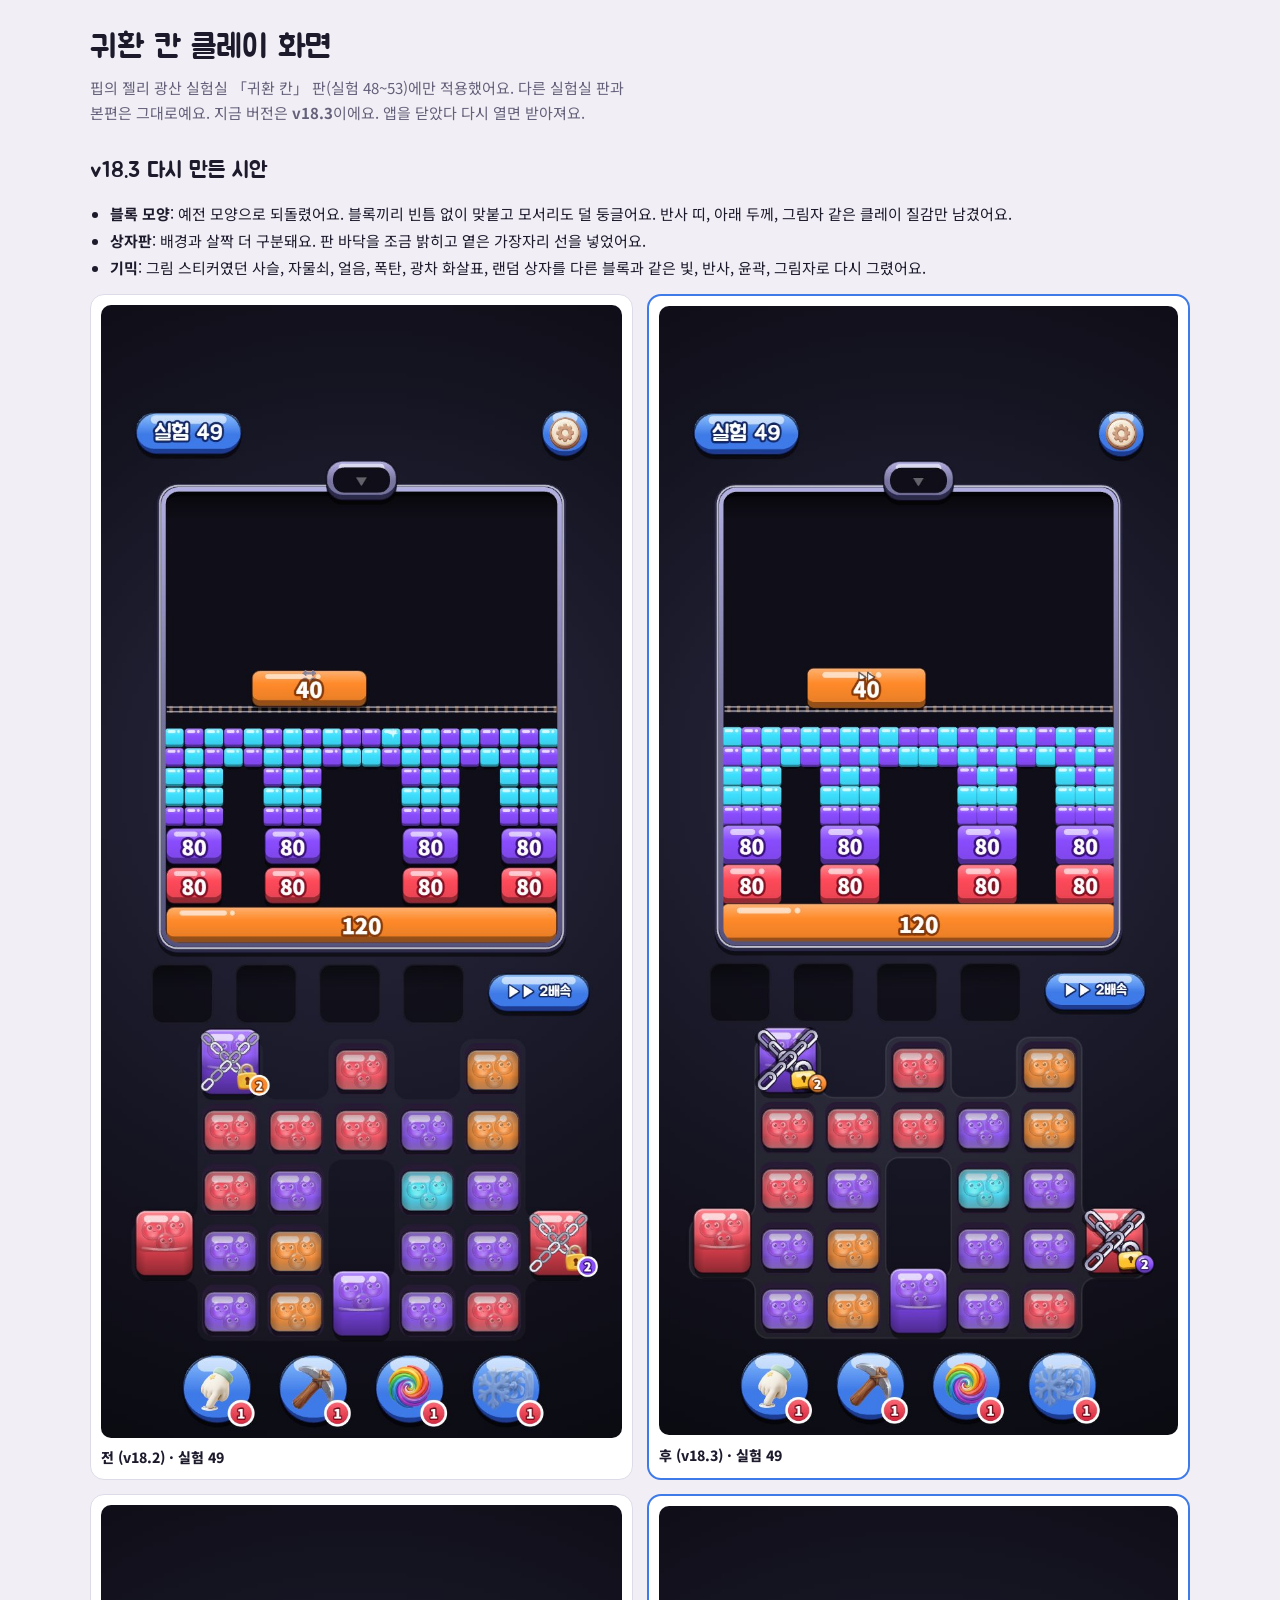
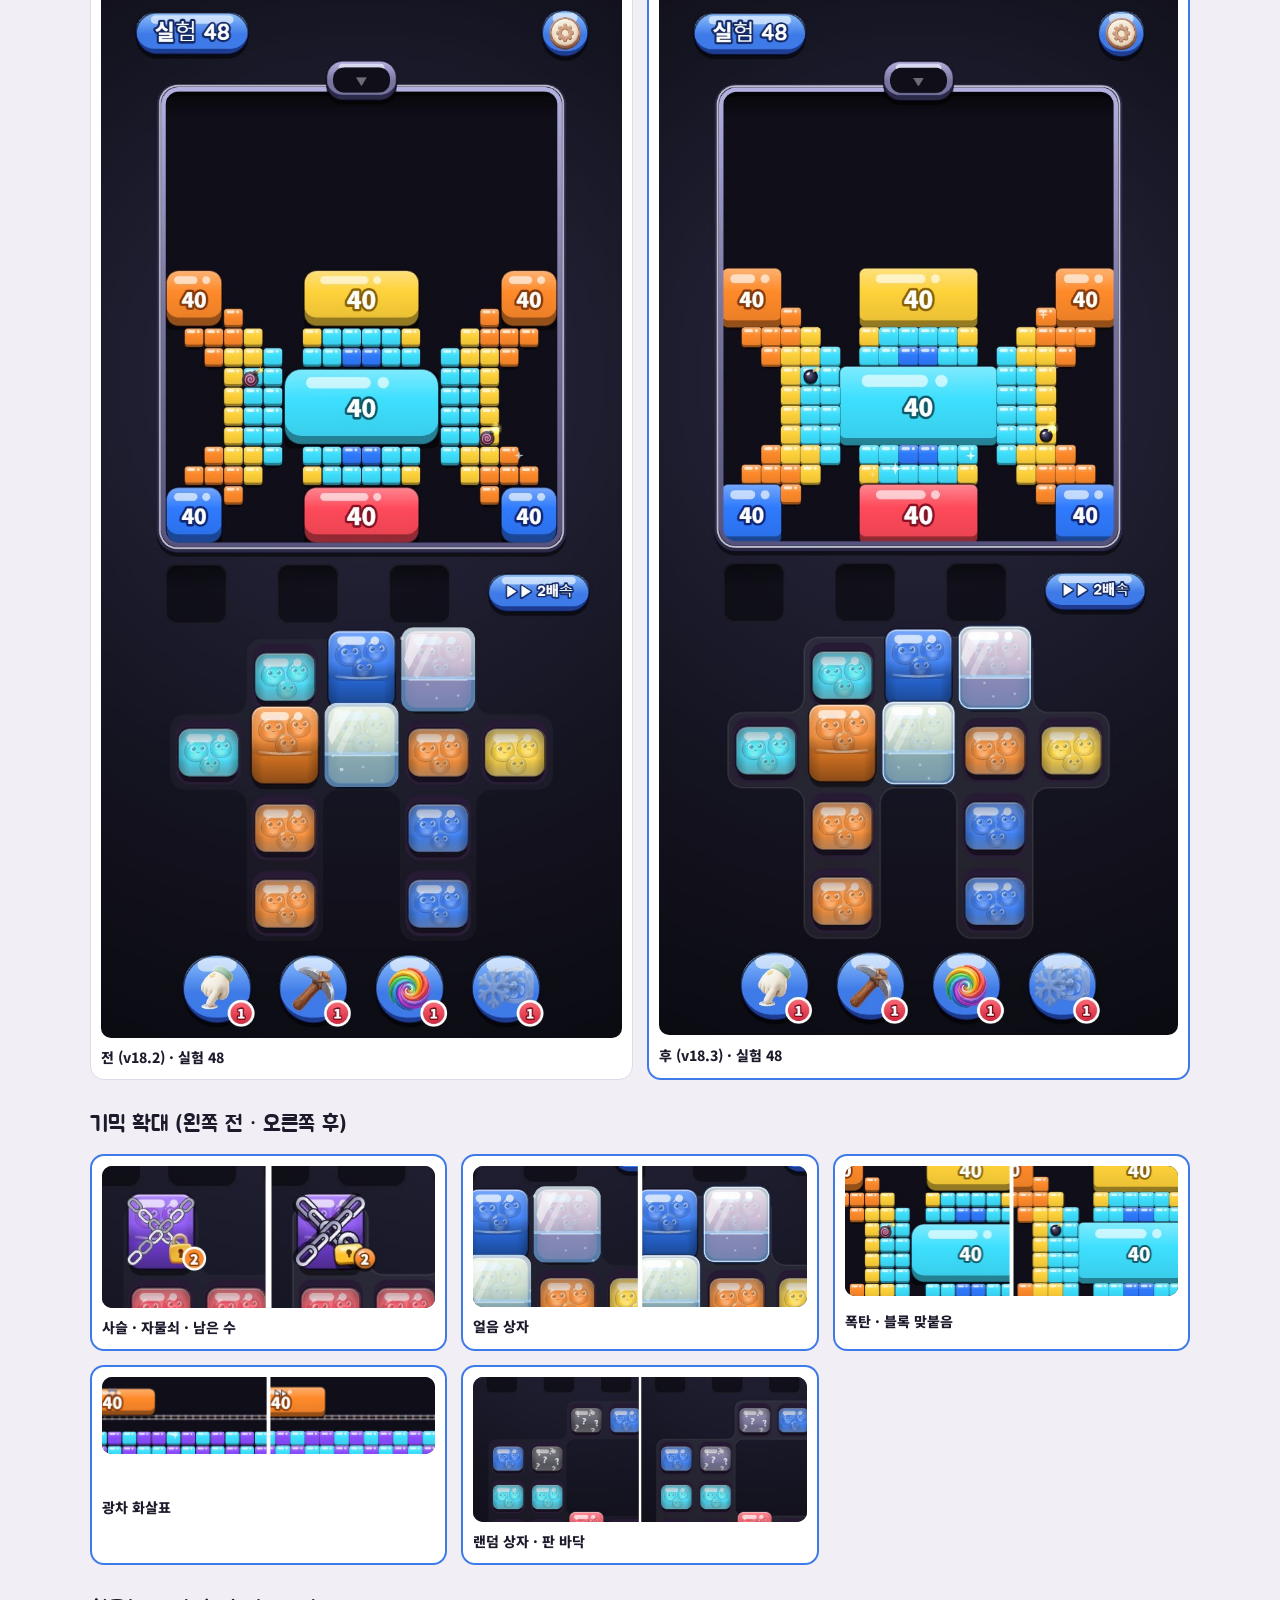
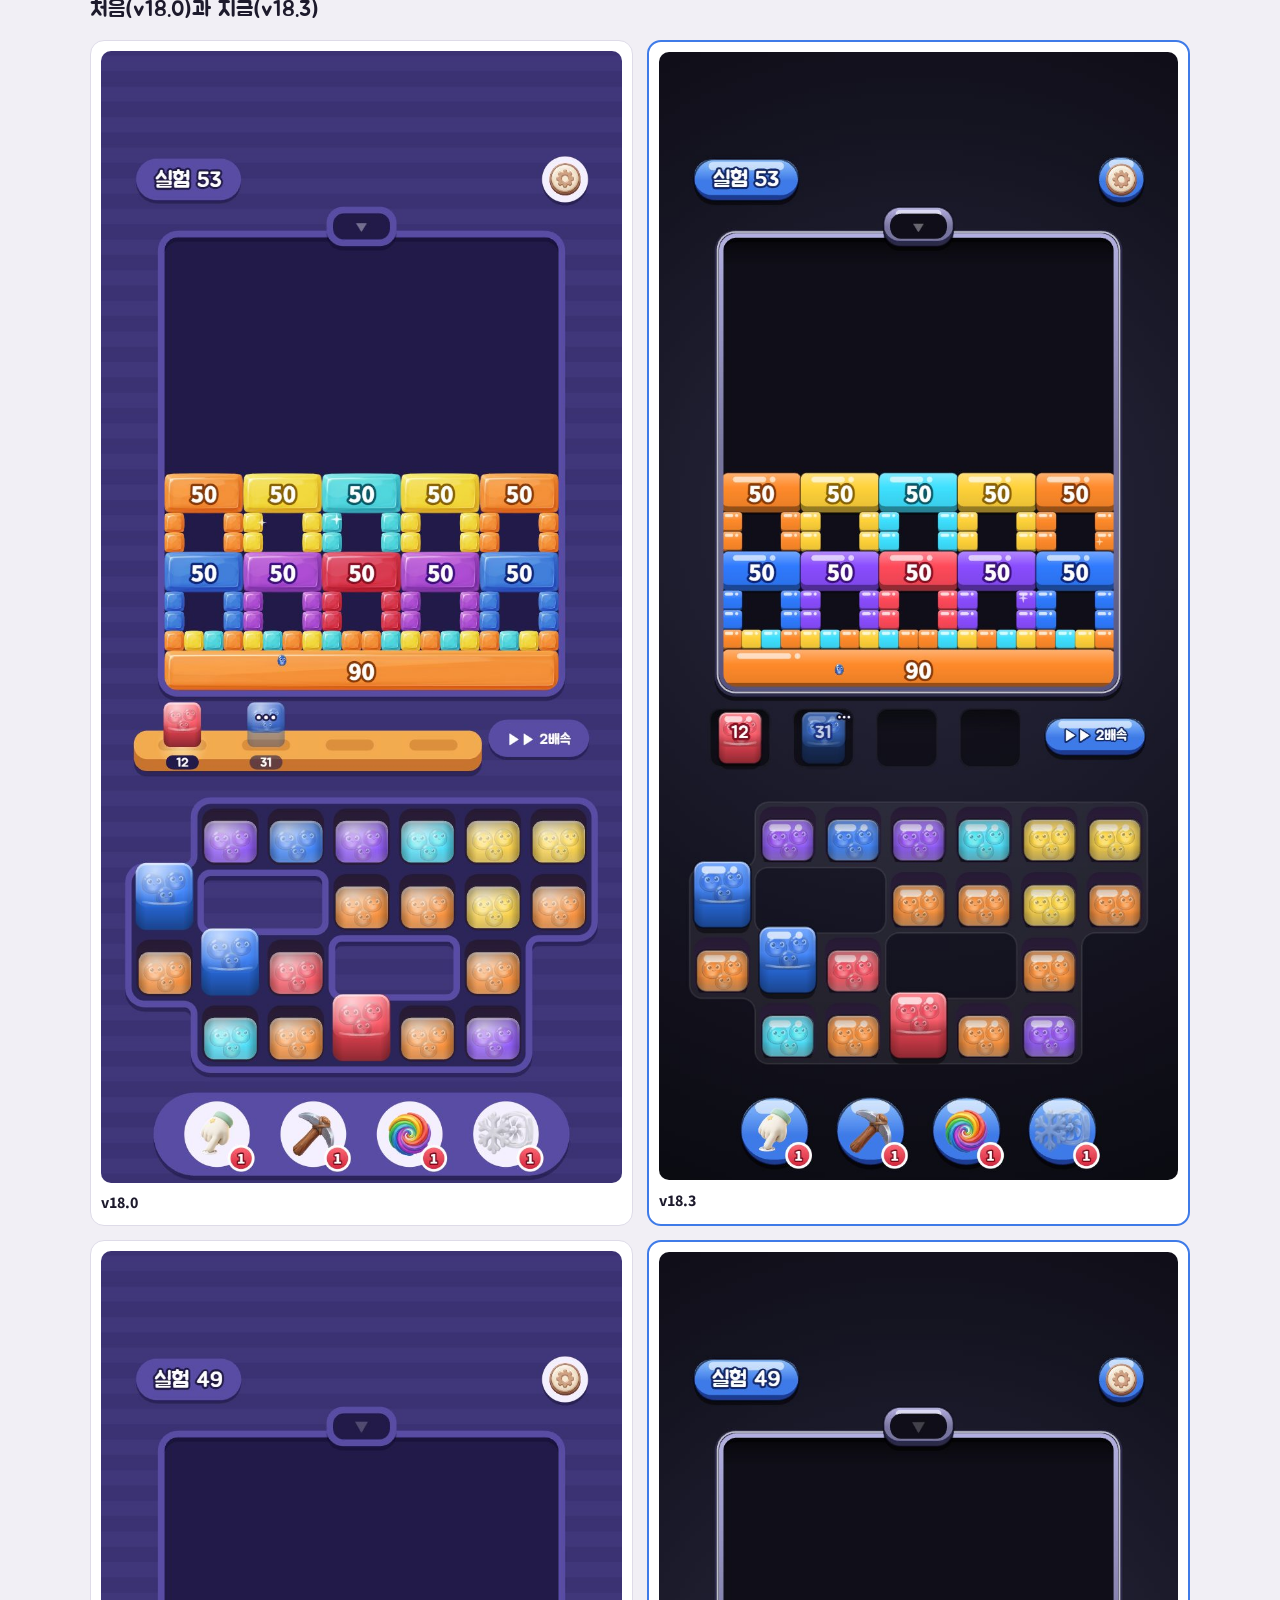
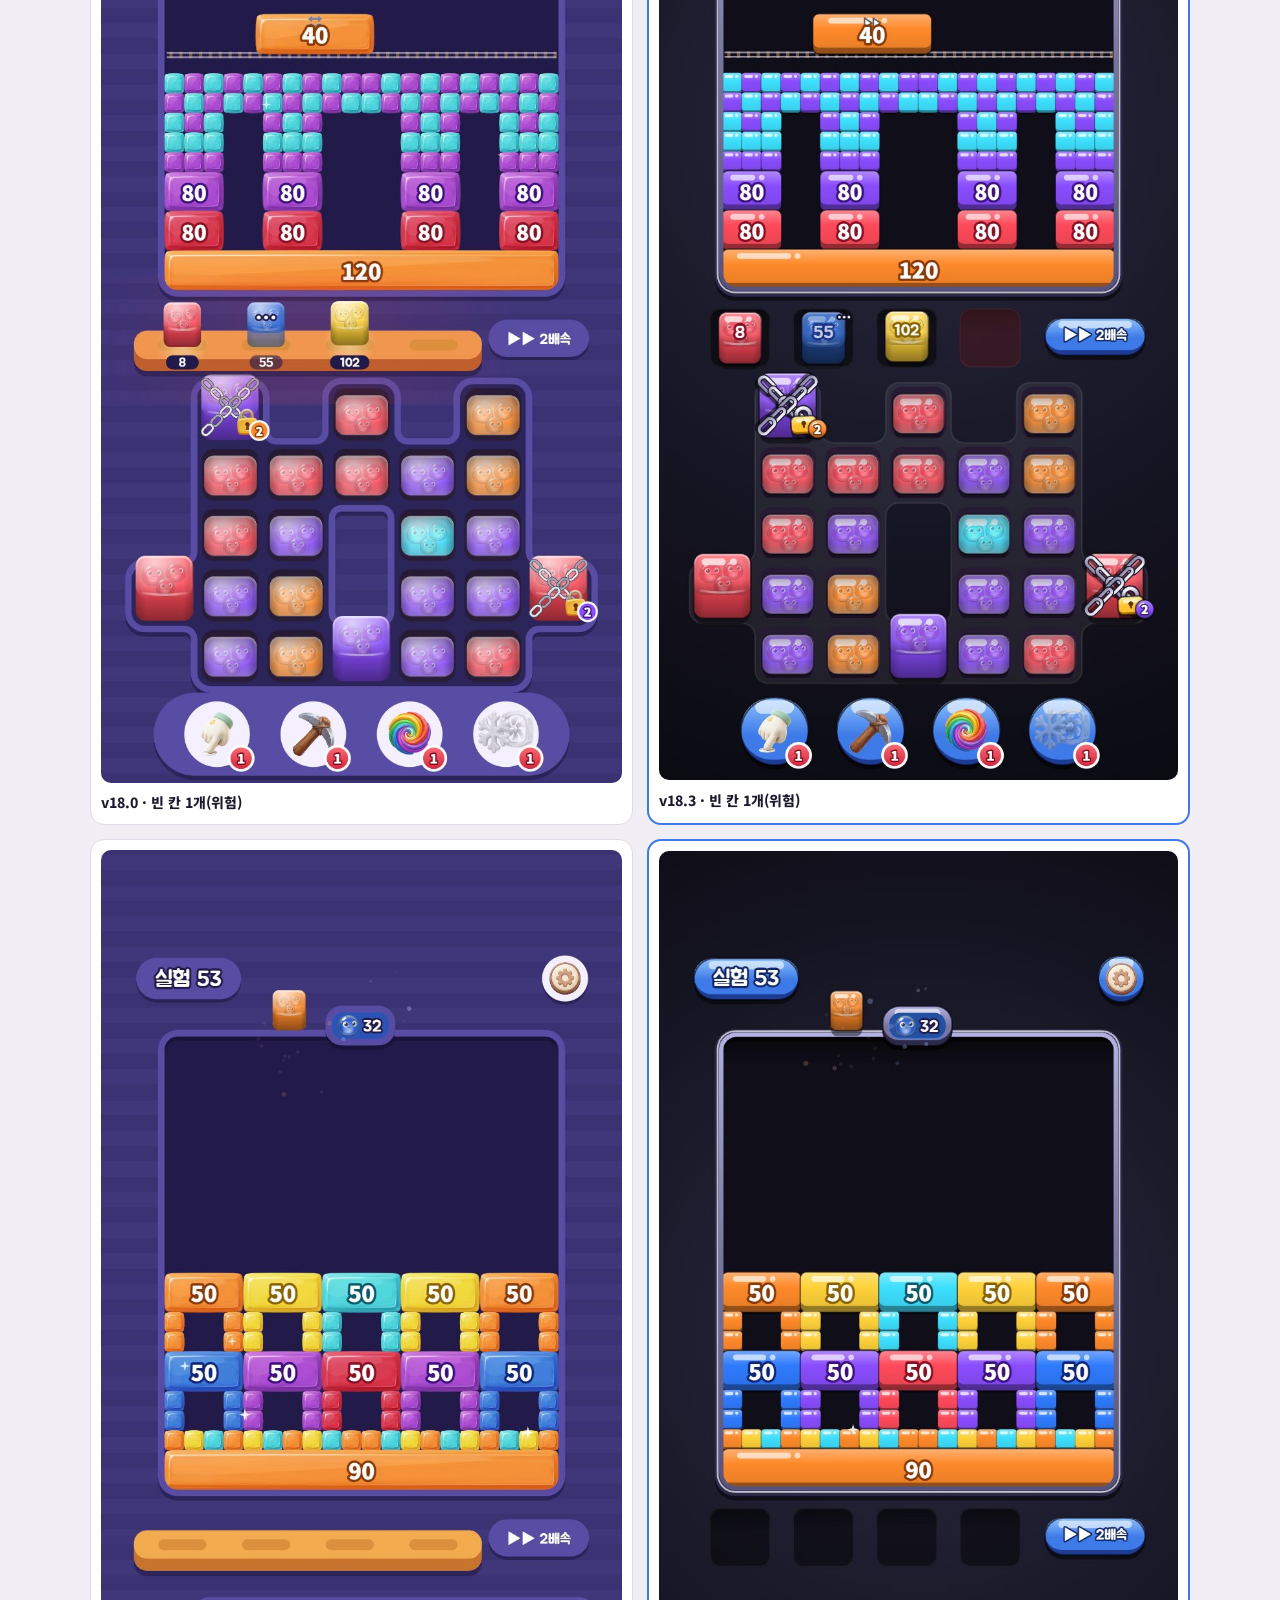
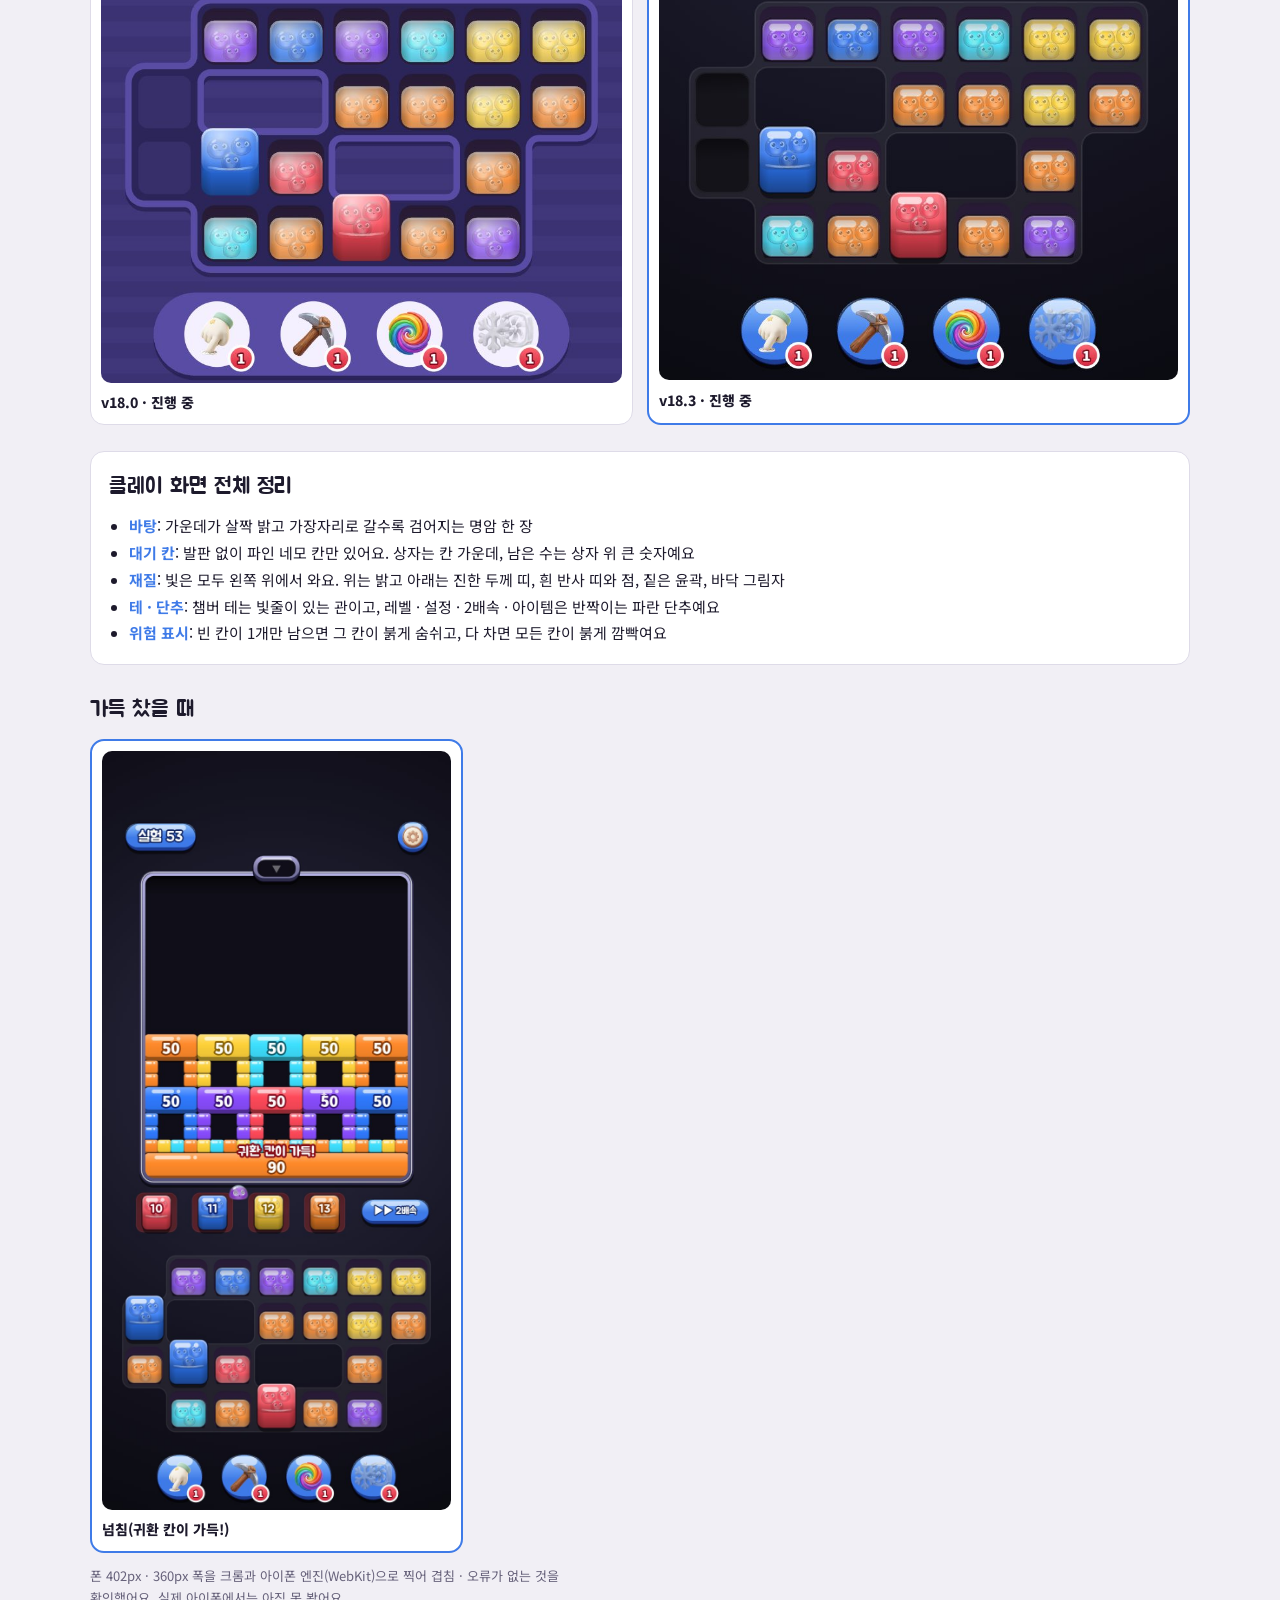
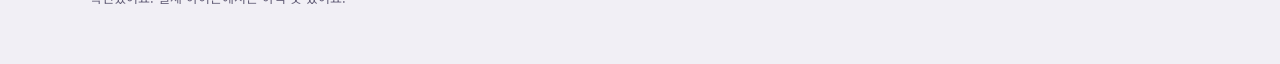
<file: clay/index.html>
<!doctype html>
<html lang="ko">
<head>
<meta charset="utf-8">
<meta name="viewport" content="width=device-width, initial-scale=1, viewport-fit=cover">
<title>귀환 칸 클레이 화면</title>
<link rel="stylesheet" href="https://fonts.googleapis.com/css2?family=Jua&family=Noto+Sans+KR:wght@400;600;800&display=swap">
<style>
:root { --bg: #f1eff5; --panel: #fff; --ink: #1d1a2c; --muted: #66617a; --line: #dedbe8; --pick: #3f7be8;
  --display: 'Jua', 'Noto Sans KR', 'Apple SD Gothic Neo', sans-serif; --body: 'Noto Sans KR', 'Apple SD Gothic Neo', system-ui, sans-serif; }
@media (prefers-color-scheme: dark) { :root:not([data-theme="light"]) { --bg: #0e0d15; --panel: #1b1a27; --ink: #f2f0fa; --muted: #aaa6bf; --line: #2f2d40; --pick: #8cc0ff; color-scheme: dark } }
:root[data-theme="dark"] { --bg: #0e0d15; --panel: #1b1a27; --ink: #f2f0fa; --muted: #aaa6bf; --line: #2f2d40; --pick: #8cc0ff; color-scheme: dark }
body { margin: 0; background: var(--bg); color: var(--ink); font-family: var(--body); font-size: 15px; line-height: 1.65; }
.wrap { max-width: 1100px; margin: 0 auto; padding: 28px max(16px, env(safe-area-inset-right, 0px)) 56px max(16px, env(safe-area-inset-left, 0px)); display: grid; gap: 26px; }
h1, h2 { font-family: var(--display); font-weight: 400; margin: 0; text-wrap: balance; }
h1 { font-size: 32px; line-height: 1.2; } h2 { font-size: 22px; }
p { margin: 0; max-width: 68ch; } .muted { color: var(--muted); }
.pair { display: grid; grid-template-columns: repeat(2, minmax(0, 1fr)); gap: 14px; }
.zooms { display: grid; grid-template-columns: repeat(auto-fit, minmax(280px, 1fr)); gap: 14px; }
.grid { display: grid; grid-template-columns: repeat(2, minmax(0, 1fr)); gap: 14px; max-width: 760px; }
figure { margin: 0; background: var(--panel); border: 1px solid var(--line); border-radius: 14px; padding: 10px; display: grid; gap: 8px; min-width: 0; }
figure.after { border: 2px solid var(--pick); }
figure img { width: 100%; display: block; border-radius: 10px; aspect-ratio: 402 / 874; object-fit: cover; background: #0b0a12; }
figure img.free { aspect-ratio: auto; object-fit: contain; }
figcaption { font-weight: 800; font-size: 14px; }
ul { margin: 0; padding-left: 20px; } li { margin: 2px 0; }
.box { background: var(--panel); border: 1px solid var(--line); border-radius: 14px; padding: 16px 18px; display: grid; gap: 8px; }
.box strong { color: var(--pick); }
</style>
</head>
<body>
<div class="wrap">
  <section style="display:grid;gap:10px">
    <h1>귀환 칸 클레이 화면</h1>
    <p class="muted">핍의 젤리 광산 실험실 「귀환 칸」 판(실험 48~53)에만 적용했어요. 다른 실험실 판과 본편은 그대로예요. 지금 버전은 <strong>v18.3</strong>이에요. 앱을 닫았다 다시 열면 받아져요.</p>
  </section>

  <section style="display:grid;gap:12px">
    <h2>v18.3 다시 만든 시안</h2>
    <ul>
      <li><strong>블록 모양</strong>: 예전 모양으로 되돌렸어요. 블록끼리 빈틈 없이 맞붙고 모서리도 덜 둥글어요. 반사 띠, 아래 두께, 그림자 같은 클레이 질감만 남겼어요.</li>
      <li><strong>상자판</strong>: 배경과 살짝 더 구분돼요. 판 바닥을 조금 밝히고 옅은 가장자리 선을 넣었어요.</li>
      <li><strong>기믹</strong>: 그림 스티커였던 사슬, 자물쇠, 얼음, 폭탄, 광차 화살표, 랜덤 상자를 다른 블록과 같은 빛, 반사, 윤곽, 그림자로 다시 그렸어요.</li>
    </ul>
    <div class="pair">
      <figure><img src="img/b3_49.jpg" alt="v18.2: 블록 사이 틈, 그림 자물쇠"><figcaption>전 (v18.2) · 실험 49</figcaption></figure>
      <figure class="after"><img src="img/n3_49.jpg" alt="v18.3: 빈틈 없는 블록, 클레이 사슬 자물쇠"><figcaption>후 (v18.3) · 실험 49</figcaption></figure>
      <figure><img src="img/b3_48.jpg" alt="v18.2: 사탕 폭탄 그림, 얼음 상자"><figcaption>전 (v18.2) · 실험 48</figcaption></figure>
      <figure class="after"><img src="img/n3_48.jpg" alt="v18.3: 클레이 폭탄, 윤곽 있는 얼음 상자"><figcaption>후 (v18.3) · 실험 48</figcaption></figure>
    </div>
  </section>

  <section style="display:grid;gap:12px">
    <h2>기믹 확대 (왼쪽 전 · 오른쪽 후)</h2>
    <div class="zooms">
      <figure class="after"><img class="free" src="img/z_chain.jpg" alt="사슬과 자물쇠 전후"><figcaption>사슬 · 자물쇠 · 남은 수</figcaption></figure>
      <figure class="after"><img class="free" src="img/z_ice.jpg" alt="얼음 상자 전후"><figcaption>얼음 상자</figcaption></figure>
      <figure class="after"><img class="free" src="img/z_bomb.jpg" alt="폭탄 블록과 빈틈 없는 블록 전후"><figcaption>폭탄 · 블록 맞붙음</figcaption></figure>
      <figure class="after"><img class="free" src="img/z_mover.jpg" alt="광차 블록 화살표 전후"><figcaption>광차 화살표</figcaption></figure>
      <figure class="after"><img class="free" src="img/z_myst.jpg" alt="랜덤 상자와 판 바닥 전후"><figcaption>랜덤 상자 · 판 바닥</figcaption></figure>
    </div>
  </section>

  <section style="display:grid;gap:12px">
    <h2>처음(v18.0)과 지금(v18.3)</h2>
    <div class="pair">
      <figure><img src="img/a53.jpg" alt="v18.0: 보라 줄무늬 바탕, 주황 벤치 위 상자"><figcaption>v18.0</figcaption></figure>
      <figure class="after"><img src="img/c53.jpg" alt="v18.3: 검정 명암 바탕, 파인 네모 대기 칸, 클레이 블록"><figcaption>v18.3</figcaption></figure>
      <figure><img src="img/a49.jpg" alt="v18.0: 빈 칸 1개 위험"><figcaption>v18.0 · 빈 칸 1개(위험)</figcaption></figure>
      <figure class="after"><img src="img/c49.jpg" alt="v18.3: 남은 빈 칸이 붉게 숨쉼"><figcaption>v18.3 · 빈 칸 1개(위험)</figcaption></figure>
      <figure><img src="img/aprog.jpg" alt="v18.0: 진행 중"><figcaption>v18.0 · 진행 중</figcaption></figure>
      <figure class="after"><img src="img/cprog.jpg" alt="v18.3: 진행 중"><figcaption>v18.3 · 진행 중</figcaption></figure>
    </div>
  </section>

  <section class="box">
    <h2>클레이 화면 전체 정리</h2>
    <ul>
      <li><strong>바탕</strong>: 가운데가 살짝 밝고 가장자리로 갈수록 검어지는 명암 한 장</li>
      <li><strong>대기 칸</strong>: 발판 없이 파인 네모 칸만 있어요. 상자는 칸 가운데, 남은 수는 상자 위 큰 숫자예요</li>
      <li><strong>재질</strong>: 빛은 모두 왼쪽 위에서 와요. 위는 밝고 아래는 진한 두께 띠, 흰 반사 띠와 점, 짙은 윤곽, 바닥 그림자</li>
      <li><strong>테 · 단추</strong>: 챔버 테는 빛줄이 있는 관이고, 레벨 · 설정 · 2배속 · 아이템은 반짝이는 파란 단추예요</li>
      <li><strong>위험 표시</strong>: 빈 칸이 1개만 남으면 그 칸이 붉게 숨쉬고, 다 차면 모든 칸이 붉게 깜빡여요</li>
    </ul>
  </section>

  <section style="display:grid;gap:12px">
    <h2>가득 찼을 때</h2>
    <div class="grid">
      <figure class="after"><img src="img/cover.jpg" alt="귀환 칸이 가득 차 모든 칸이 붉게 깜빡임"><figcaption>넘침(귀환 칸이 가득!)</figcaption></figure>
    </div>
    <p class="muted" style="font-size:13px">폰 402px · 360px 폭을 크롬과 아이폰 엔진(WebKit)으로 찍어 겹침 · 오류가 없는 것을 확인했어요. 실제 아이폰에서는 아직 못 봤어요.</p>
  </section>
</div>
</body>
</html>
</file>
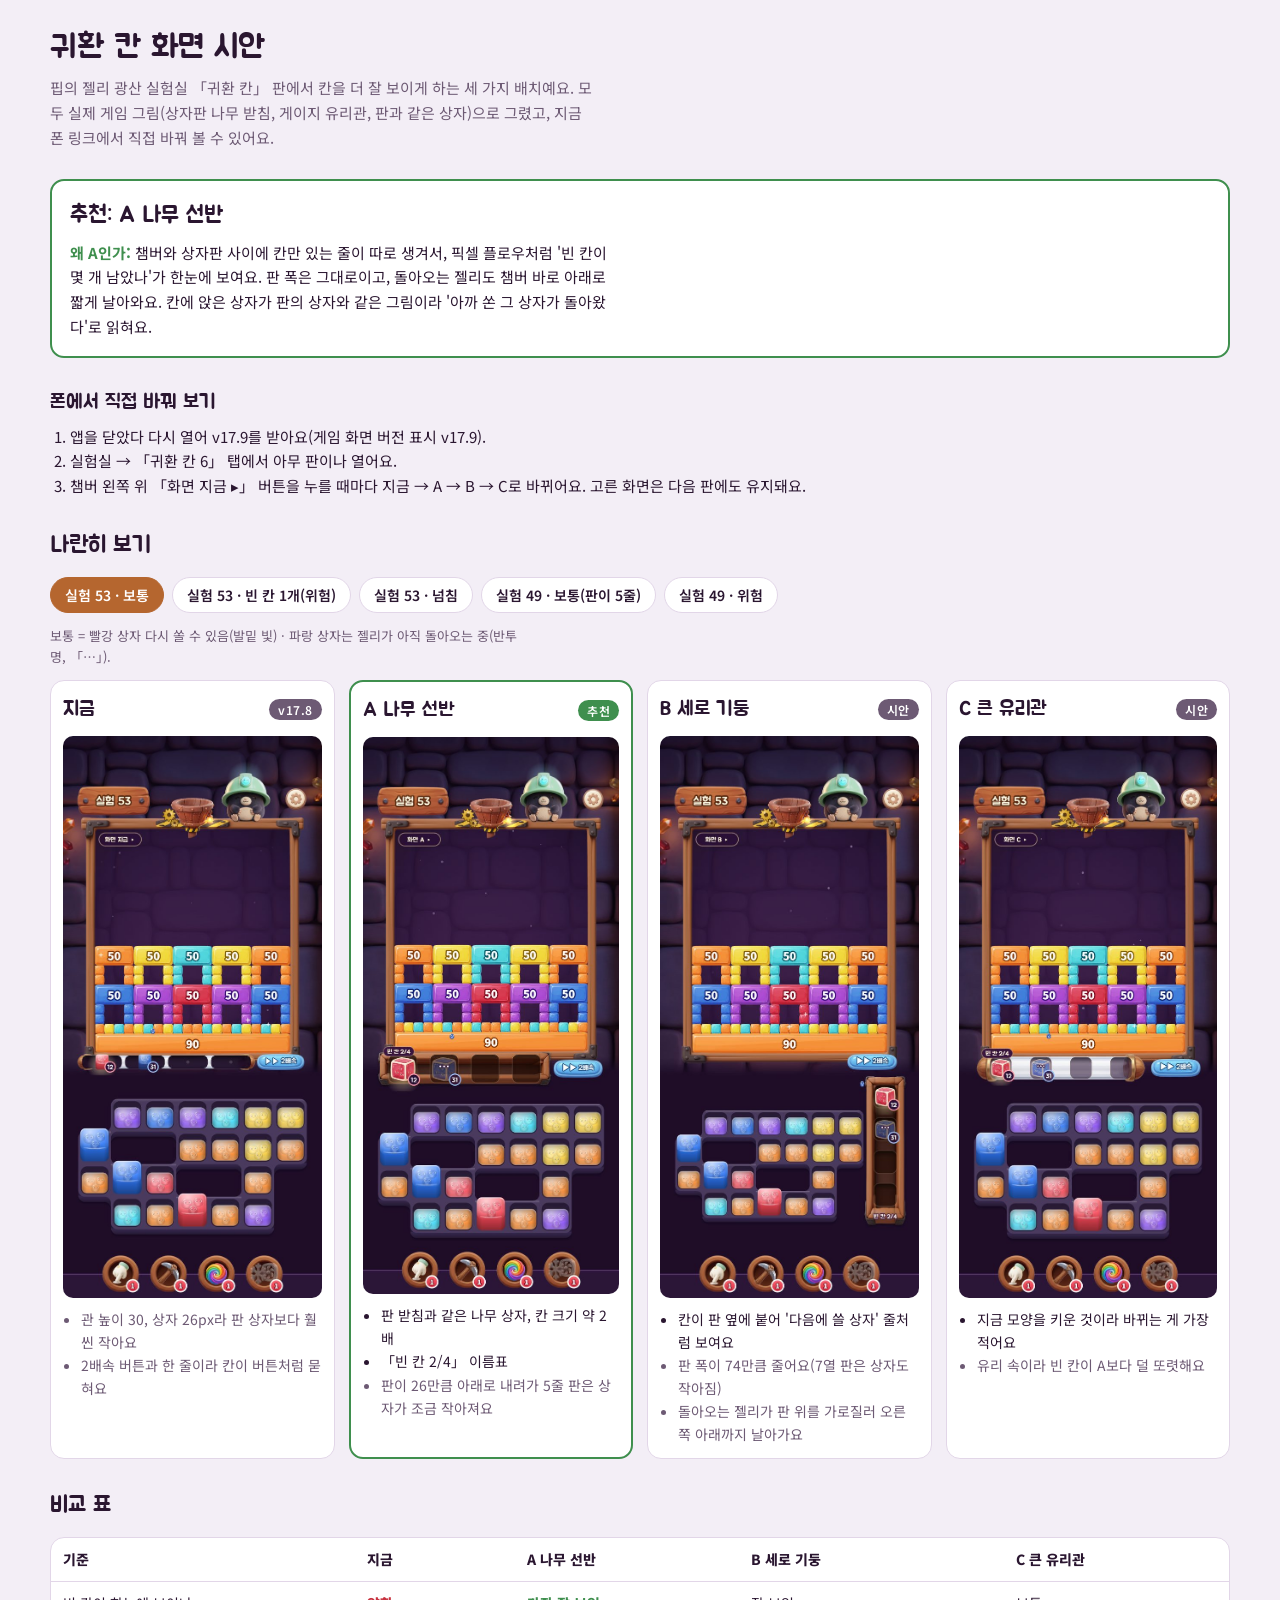
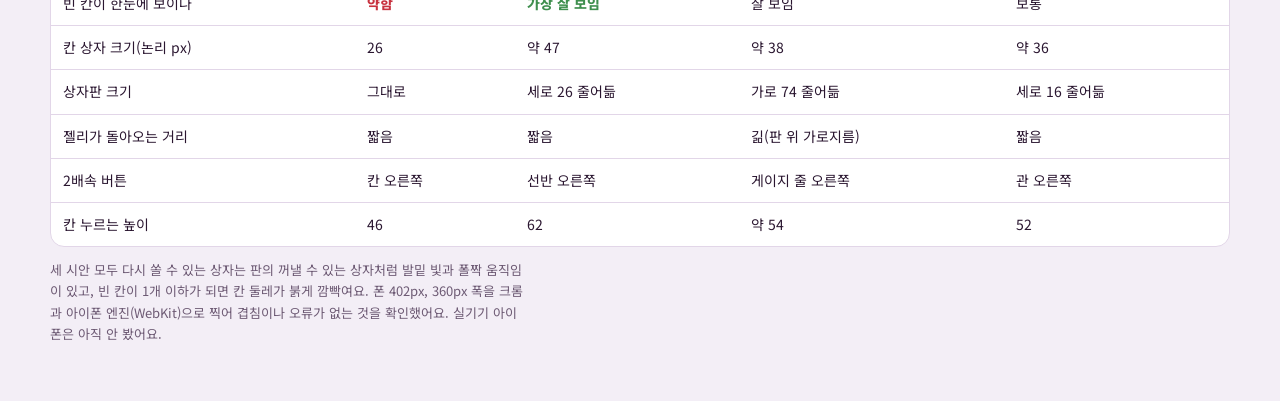
<file: retui/index.html>
<!doctype html>
<html lang="ko">
<head>
<meta charset="utf-8">
<meta name="viewport" content="width=device-width, initial-scale=1, viewport-fit=cover">
<title>귀환 칸 화면 시안</title>
<link rel="stylesheet" href="https://fonts.googleapis.com/css2?family=Jua&family=Noto+Sans+KR:wght@400;600;800&display=swap">
<style>
/* 레이아웃: 광산 갱도처럼 짙은 보라 바탕 위에 시안 카드를 나란히(폰에선 한 줄씩), 위에 결론과 고르는 법 */
:root {
  --bg: #f3eef6; --panel: #ffffff; --ink: #2a1630; --muted: #6d5a74; --line: #e2d6e8;
  --wood: #b5662f; --gold: #e9a93a; --pick: #3f8f4e; --warn: #c8323f;
  --display: 'Jua', 'Noto Sans KR', 'Apple SD Gothic Neo', 'Malgun Gothic', sans-serif;
  --body: 'Noto Sans KR', 'Apple SD Gothic Neo', 'Malgun Gothic', system-ui, sans-serif;
}
@media (prefers-color-scheme: dark) { :root:not([data-theme="light"]) {
  --bg: #1b1020; --panel: #2a1832; --ink: #f6ecf8; --muted: #b9a5c0; --line: #43304b;
  --wood: #e08a4c; --gold: #f2bd5c; --pick: #6cc47c; --warn: #ff6b78; color-scheme: dark } }
:root[data-theme="dark"] {
  --bg: #1b1020; --panel: #2a1832; --ink: #f6ecf8; --muted: #b9a5c0; --line: #43304b;
  --wood: #e08a4c; --gold: #f2bd5c; --pick: #6cc47c; --warn: #ff6b78; color-scheme: dark }
body { background: var(--bg); color: var(--ink); font-family: var(--body); font-size: 15px; line-height: 1.65; }
body { margin: 0; }
.wrap { max-width: 1180px; margin: 0 auto; padding-block: 28px 56px; padding-left: max(16px, env(safe-area-inset-left, 0px)); padding-right: max(16px, env(safe-area-inset-right, 0px)); display: grid; gap: 28px; }
h1, h2, h3 { font-family: var(--display); font-weight: 400; text-wrap: balance; margin: 0; }
h1 { font-size: 32px; line-height: 1.2; }
h2 { font-size: 23px; }
h3 { font-size: 20px; }
p { margin: 0; max-width: 68ch; }
.lead { display: grid; gap: 10px; }
.lead p { color: var(--muted); }
.pickbox { background: var(--panel); border: 2px solid var(--pick); border-radius: 14px; padding: 16px 18px; display: grid; gap: 6px; }
.pickbox strong { color: var(--pick); }
.how { display: grid; gap: 6px; }
.how ol { margin: 0; padding-left: 20px; }
.tabs { display: flex; flex-wrap: wrap; gap: 8px; }
.tabs button { font: 600 14px var(--body); color: var(--ink); background: var(--panel); border: 1.5px solid var(--line); border-radius: 999px; padding: 7px 14px; cursor: pointer; }
.tabs button[aria-pressed="true"] { background: var(--wood); border-color: var(--wood); color: #fff; }
.tabs button:focus-visible { outline: 3px solid var(--gold); outline-offset: 2px; }
.grid { display: grid; grid-template-columns: repeat(4, minmax(0, 1fr)); gap: 14px; }
@media (max-width: 900px) { .grid { grid-template-columns: repeat(2, minmax(0, 1fr)); } }
.opt { background: var(--panel); border: 1px solid var(--line); border-radius: 14px; padding: 12px; display: grid; gap: 10px; align-content: start; min-width: 0; }
.opt.rec { border: 2px solid var(--pick); }
.opt header { display: flex; align-items: baseline; justify-content: space-between; gap: 8px; }
.tag { font: 600 12px var(--body); letter-spacing: 0.04em; color: #fff; background: var(--pick); border-radius: 999px; padding: 2px 9px; white-space: nowrap; }
.tag.base { background: var(--muted); }
.opt img { width: 100%; border-radius: 10px; display: block; aspect-ratio: 603 / 1311; object-fit: cover; background: #1b1020; }
.opt ul { margin: 0; padding-left: 18px; font-size: 14px; }
.opt li.minus { color: var(--muted); }
table { border-collapse: collapse; width: 100%; font-size: 14px; }
.tbl { overflow-x: auto; background: var(--panel); border: 1px solid var(--line); border-radius: 14px; }
th, td { text-align: left; padding: 10px 12px; border-bottom: 1px solid var(--line); vertical-align: top; }
th { font-weight: 800; white-space: nowrap; }
tr:last-child td { border-bottom: 0; }
.ok { color: var(--pick); font-weight: 800; }
.no { color: var(--warn); font-weight: 800; }
.note { color: var(--muted); font-size: 13px; }
</style>
</head>
<body>

<div class="wrap">
  <section class="lead">
    <h1>귀환 칸 화면 시안</h1>
    <p>핍의 젤리 광산 실험실 「귀환 칸」 판에서 칸을 더 잘 보이게 하는 세 가지 배치예요. 모두 실제 게임 그림(상자판 나무 받침, 게이지 유리관, 판과 같은 상자)으로 그렸고, 지금 폰 링크에서 직접 바꿔 볼 수 있어요.</p>
  </section>

  <section class="pickbox">
    <h2>추천: A 나무 선반</h2>
    <p><strong>왜 A인가:</strong> 챔버와 상자판 사이에 칸만 있는 줄이 따로 생겨서, 픽셀 플로우처럼 '빈 칸이 몇 개 남았나'가 한눈에 보여요. 판 폭은 그대로이고, 돌아오는 젤리도 챔버 바로 아래로 짧게 날아와요. 칸에 앉은 상자가 판의 상자와 같은 그림이라 '아까 쏜 그 상자가 돌아왔다'로 읽혀요.</p>
  </section>

  <section class="how">
    <h3>폰에서 직접 바꿔 보기</h3>
    <ol>
      <li>앱을 닫았다 다시 열어 v17.9를 받아요(게임 화면 버전 표시 v17.9).</li>
      <li>실험실 → 「귀환 칸 6」 탭에서 아무 판이나 열어요.</li>
      <li>챔버 왼쪽 위 「화면 지금 ▸」 버튼을 누를 때마다 지금 → A → B → C로 바뀌어요. 고른 화면은 다음 판에도 유지돼요.</li>
    </ol>
  </section>

  <section style="display:grid;gap:12px">
    <h2>나란히 보기</h2>
    <div class="tabs" role="group" aria-label="판과 상태 고르기">
      <button type="button" id="t-53-0" data-k="53_0" aria-pressed="true">실험 53 · 보통</button>
      <button type="button" id="t-53-1" data-k="53_1" aria-pressed="false">실험 53 · 빈 칸 1개(위험)</button>
      <button type="button" id="t-53-2" data-k="53_2" aria-pressed="false">실험 53 · 넘침</button>
      <button type="button" id="t-49-0" data-k="49_0" aria-pressed="false">실험 49 · 보통(판이 5줄)</button>
      <button type="button" id="t-49-1" data-k="49_1" aria-pressed="false">실험 49 · 위험</button>
    </div>
    <p class="note">보통 = 빨강 상자 다시 쏠 수 있음(발밑 빛) · 파랑 상자는 젤리가 아직 돌아오는 중(반투명, 「…」).</p>
    <div class="grid">
      <article class="opt">
        <header><h3>지금</h3><span class="tag base">v17.8</span></header>
        <img data-u="now" alt="지금 화면: 게이지 자리의 얇은 관에 작은 상자" src="img/53_now_0.jpg">
        <ul><li class="minus">관 높이 30, 상자 26px라 판 상자보다 훨씬 작아요</li><li class="minus">2배속 버튼과 한 줄이라 칸이 버튼처럼 묻혀요</li></ul>
      </article>
      <article class="opt rec">
        <header><h3>A 나무 선반</h3><span class="tag">추천</span></header>
        <img data-u="A" alt="A 나무 선반: 챔버 아래 나무 상자 안에 큰 칸" src="img/53_A_0.jpg">
        <ul><li>판 받침과 같은 나무 상자, 칸 크기 약 2배</li><li>「빈 칸 2/4」 이름표</li><li class="minus">판이 26만큼 아래로 내려가 5줄 판은 상자가 조금 작아져요</li></ul>
      </article>
      <article class="opt">
        <header><h3>B 세로 기둥</h3><span class="tag base">시안</span></header>
        <img data-u="B" alt="B 세로 기둥: 상자판 오른쪽 세로 나무 칸" src="img/53_B_0.jpg">
        <ul><li>칸이 판 옆에 붙어 '다음에 쓸 상자' 줄처럼 보여요</li><li class="minus">판 폭이 74만큼 줄어요(7열 판은 상자도 작아짐)</li><li class="minus">돌아오는 젤리가 판 위를 가로질러 오른쪽 아래까지 날아가요</li></ul>
      </article>
      <article class="opt">
        <header><h3>C 큰 유리관</h3><span class="tag base">시안</span></header>
        <img data-u="C" alt="C 큰 유리관: 지금 관을 키운 모양" src="img/53_C_0.jpg">
        <ul><li>지금 모양을 키운 것이라 바뀌는 게 가장 적어요</li><li class="minus">유리 속이라 빈 칸이 A보다 덜 또렷해요</li></ul>
      </article>
    </div>
  </section>

  <section style="display:grid;gap:12px">
    <h2>비교 표</h2>
    <div class="tbl">
      <table>
        <thead><tr><th>기준</th><th>지금</th><th>A 나무 선반</th><th>B 세로 기둥</th><th>C 큰 유리관</th></tr></thead>
        <tbody>
          <tr><td>빈 칸이 한눈에 보이나</td><td class="no">약함</td><td class="ok">가장 잘 보임</td><td>잘 보임</td><td>보통</td></tr>
          <tr><td>칸 상자 크기(논리 px)</td><td>26</td><td>약 47</td><td>약 38</td><td>약 36</td></tr>
          <tr><td>상자판 크기</td><td>그대로</td><td>세로 26 줄어듦</td><td>가로 74 줄어듦</td><td>세로 16 줄어듦</td></tr>
          <tr><td>젤리가 돌아오는 거리</td><td>짧음</td><td>짧음</td><td>긺(판 위 가로지름)</td><td>짧음</td></tr>
          <tr><td>2배속 버튼</td><td>칸 오른쪽</td><td>선반 오른쪽</td><td>게이지 줄 오른쪽</td><td>관 오른쪽</td></tr>
          <tr><td>칸 누르는 높이</td><td>46</td><td>62</td><td>약 54</td><td>52</td></tr>
        </tbody>
      </table>
    </div>
    <p class="note">세 시안 모두 다시 쏠 수 있는 상자는 판의 꺼낼 수 있는 상자처럼 발밑 빛과 폴짝 움직임이 있고, 빈 칸이 1개 이하가 되면 칸 둘레가 붉게 깜빡여요. 폰 402px, 360px 폭을 크롬과 아이폰 엔진(WebKit)으로 찍어 겹침이나 오류가 없는 것을 확인했어요. 실기기 아이폰은 아직 안 봤어요.</p>
  </section>
</div>

<script>
(function () {
  var btns = document.querySelectorAll('.tabs button'), imgs = document.querySelectorAll('.opt img');
  function show(k) {
    btns.forEach(function (b) { b.setAttribute('aria-pressed', String(b.dataset.k === k)); });
    imgs.forEach(function (im) { im.src = 'img/' + k.split('_')[0] + '_' + im.dataset.u + '_' + k.split('_')[1] + '.jpg'; });
  }
  btns.forEach(function (b) { b.addEventListener('click', function () { show(b.dataset.k); }); });
})();
</script>
</body>
</html>
</file>
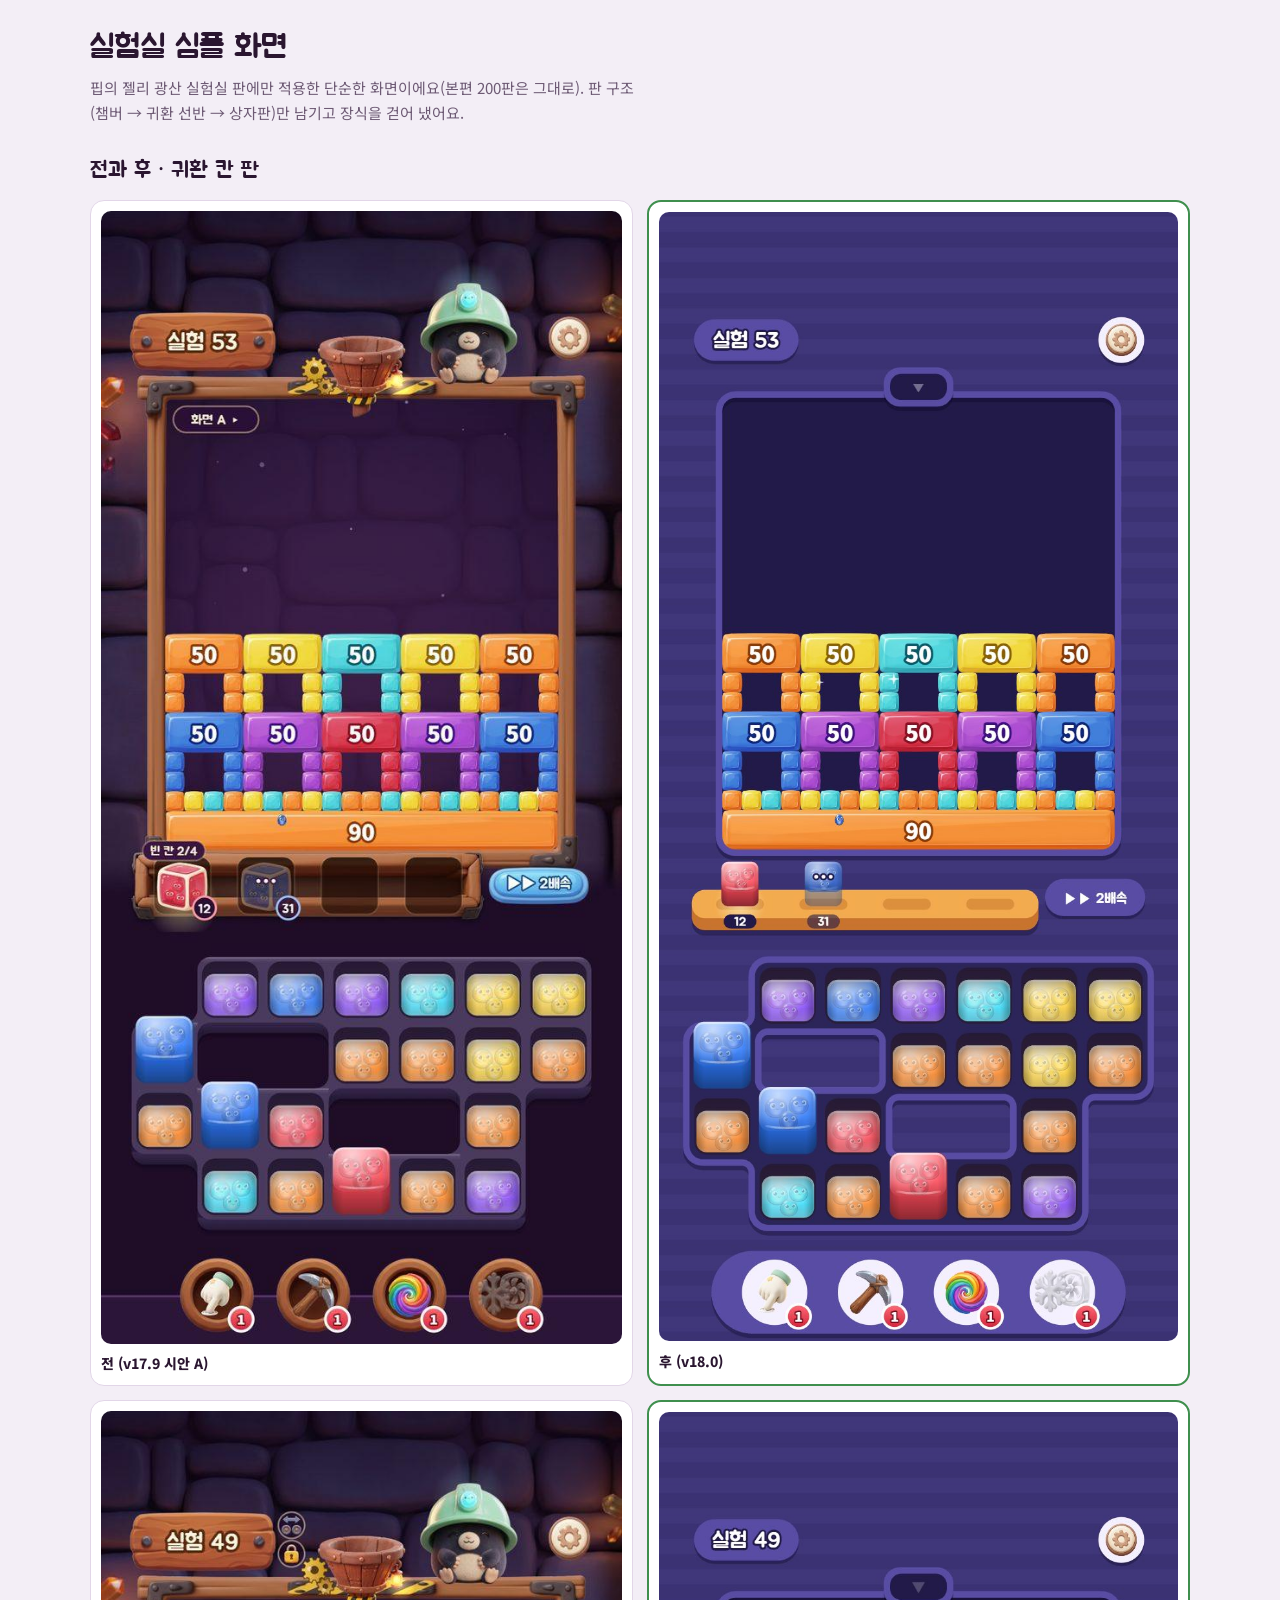
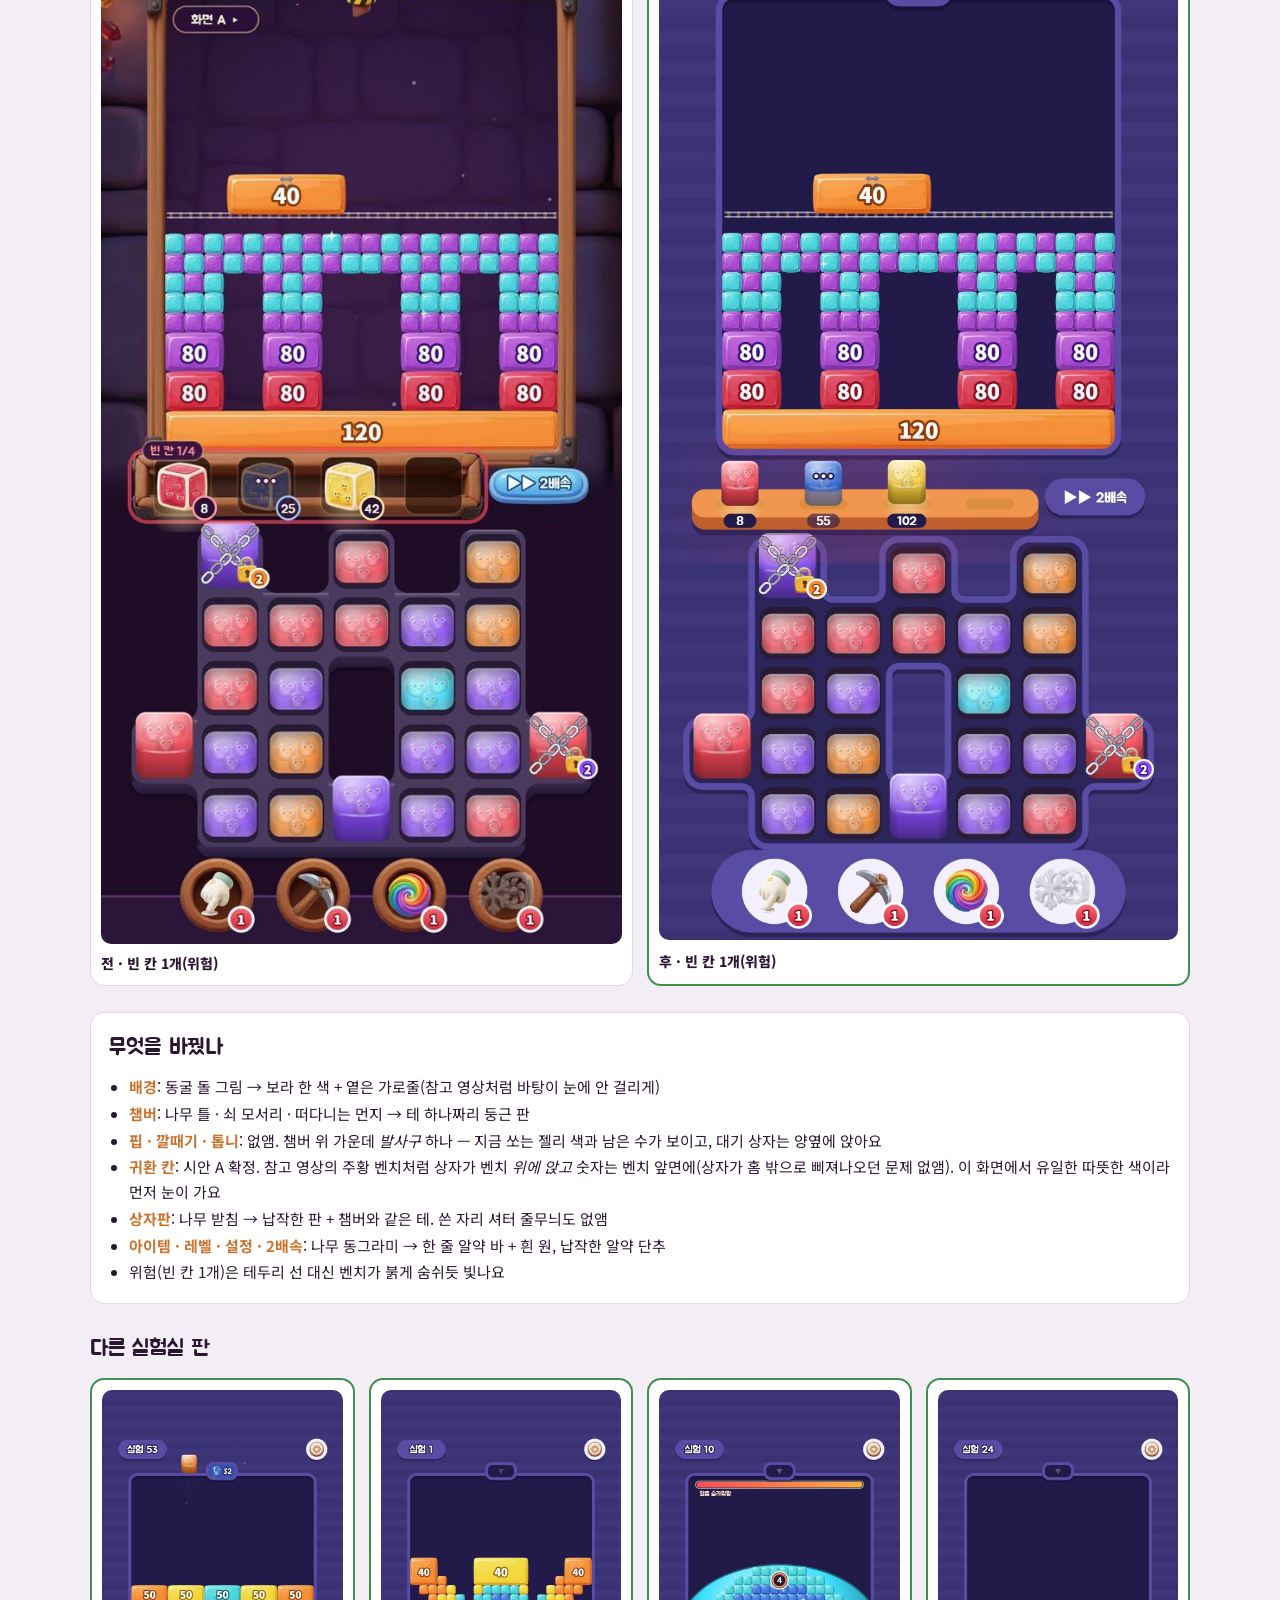
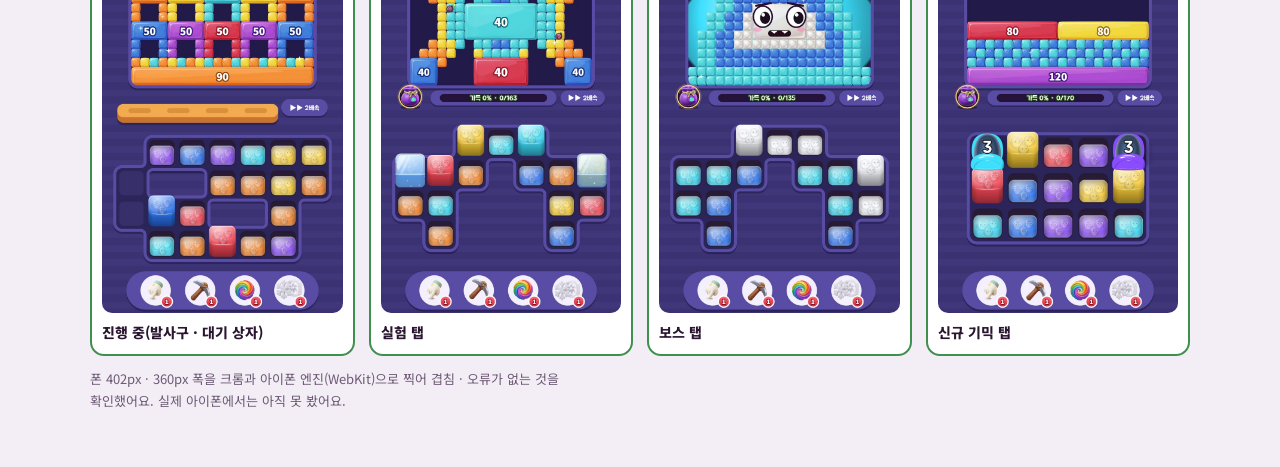
<file: simple/index.html>
<!doctype html>
<html lang="ko">
<head>
<meta charset="utf-8">
<meta name="viewport" content="width=device-width, initial-scale=1, viewport-fit=cover">
<title>실험실 심플 화면</title>
<link rel="stylesheet" href="https://fonts.googleapis.com/css2?family=Jua&family=Noto+Sans+KR:wght@400;600;800&display=swap">
<style>
:root { --bg: #f3eef6; --panel: #fff; --ink: #2a1630; --muted: #6d5a74; --line: #e2d6e8; --pick: #3f8f4e; --shelf: #c8742e;
  --display: 'Jua', 'Noto Sans KR', 'Apple SD Gothic Neo', sans-serif; --body: 'Noto Sans KR', 'Apple SD Gothic Neo', system-ui, sans-serif; }
@media (prefers-color-scheme: dark) { :root:not([data-theme="light"]) { --bg: #1b1020; --panel: #2a1832; --ink: #f6ecf8; --muted: #b9a5c0; --line: #43304b; --pick: #6cc47c; --shelf: #f3ab4f; color-scheme: dark } }
:root[data-theme="dark"] { --bg: #1b1020; --panel: #2a1832; --ink: #f6ecf8; --muted: #b9a5c0; --line: #43304b; --pick: #6cc47c; --shelf: #f3ab4f; color-scheme: dark }
body { margin: 0; background: var(--bg); color: var(--ink); font-family: var(--body); font-size: 15px; line-height: 1.65; }
.wrap { max-width: 1100px; margin: 0 auto; padding: 28px max(16px, env(safe-area-inset-right, 0px)) 56px max(16px, env(safe-area-inset-left, 0px)); display: grid; gap: 26px; }
h1, h2 { font-family: var(--display); font-weight: 400; margin: 0; text-wrap: balance; }
h1 { font-size: 32px; line-height: 1.2; } h2 { font-size: 22px; }
p { margin: 0; max-width: 68ch; } .muted { color: var(--muted); }
.pair { display: grid; grid-template-columns: repeat(2, minmax(0, 1fr)); gap: 14px; }
.grid { display: grid; grid-template-columns: repeat(4, minmax(0, 1fr)); gap: 14px; }
@media (max-width: 760px) { .grid { grid-template-columns: repeat(2, minmax(0, 1fr)); } }
figure { margin: 0; background: var(--panel); border: 1px solid var(--line); border-radius: 14px; padding: 10px; display: grid; gap: 8px; min-width: 0; }
figure.after { border: 2px solid var(--pick); }
figure img { width: 100%; display: block; border-radius: 10px; aspect-ratio: 402 / 874; object-fit: cover; background: #221b4a; }
figcaption { font-weight: 800; font-size: 14px; }
ul { margin: 0; padding-left: 20px; } li { margin: 2px 0; }
.box { background: var(--panel); border: 1px solid var(--line); border-radius: 14px; padding: 16px 18px; display: grid; gap: 8px; }
.box strong { color: var(--shelf); }
</style>
</head>
<body>
<div class="wrap">
  <section style="display:grid;gap:10px">
    <h1>실험실 심플 화면</h1>
    <p class="muted">핍의 젤리 광산 실험실 판에만 적용한 단순한 화면이에요(본편 200판은 그대로). 판 구조(챔버 → 귀환 선반 → 상자판)만 남기고 장식을 걷어 냈어요.</p>
  </section>

  <section style="display:grid;gap:12px">
    <h2>전과 후 · 귀환 칸 판</h2>
    <div class="pair">
      <figure><img src="img/b53.jpg" alt="전: 동굴 돌 배경, 나무 틀 챔버, 핍과 깔때기, 나무 귀환 칸"><figcaption>전 (v17.9 시안 A)</figcaption></figure>
      <figure class="after"><img src="img/a53.jpg" alt="후: 단색 줄무늬 배경, 테 하나 챔버, 위 가운데 발사구, 주황 벤치 귀환 칸"><figcaption>후 (v18.0)</figcaption></figure>
      <figure><img src="img/b49.jpg" alt="전: 빈 칸 1개 위험 상태"><figcaption>전 · 빈 칸 1개(위험)</figcaption></figure>
      <figure class="after"><img src="img/a49.jpg" alt="후: 위험일 때 벤치가 붉게 빛남"><figcaption>후 · 빈 칸 1개(위험)</figcaption></figure>
    </div>
  </section>

  <section class="box">
    <h2>무엇을 바꿨나</h2>
    <ul>
      <li><strong>배경</strong>: 동굴 돌 그림 → 보라 한 색 + 옅은 가로줄(참고 영상처럼 바탕이 눈에 안 걸리게)</li>
      <li><strong>챔버</strong>: 나무 틀 · 쇠 모서리 · 떠다니는 먼지 → 테 하나짜리 둥근 판</li>
      <li><strong>핍 · 깔때기 · 톱니</strong>: 없앰. 챔버 위 가운데 <em>발사구</em> 하나 — 지금 쏘는 젤리 색과 남은 수가 보이고, 대기 상자는 양옆에 앉아요</li>
      <li><strong>귀환 칸</strong>: 시안 A 확정. 참고 영상의 주황 벤치처럼 상자가 벤치 <em>위에 앉고</em> 숫자는 벤치 앞면에(상자가 홈 밖으로 삐져나오던 문제 없앰). 이 화면에서 유일한 따뜻한 색이라 먼저 눈이 가요</li>
      <li><strong>상자판</strong>: 나무 받침 → 납작한 판 + 챔버와 같은 테. 쓴 자리 셔터 줄무늬도 없앰</li>
      <li><strong>아이템 · 레벨 · 설정 · 2배속</strong>: 나무 동그라미 → 한 줄 알약 바 + 흰 원, 납작한 알약 단추</li>
      <li>위험(빈 칸 1개)은 테두리 선 대신 벤치가 붉게 숨쉬듯 빛나요</li>
    </ul>
  </section>

  <section style="display:grid;gap:12px">
    <h2>다른 실험실 판</h2>
    <div class="grid">
      <figure class="after"><img src="img/aprog.jpg" alt="진행 중: 대기 상자와 발사구"><figcaption>진행 중(발사구 · 대기 상자)</figcaption></figure>
      <figure class="after"><img src="img/aexp.jpg" alt="실험 1"><figcaption>실험 탭</figcaption></figure>
      <figure class="after"><img src="img/aboss.jpg" alt="보스 판"><figcaption>보스 탭</figcaption></figure>
      <figure class="after"><img src="img/agim.jpg" alt="신규 기믹 판"><figcaption>신규 기믹 탭</figcaption></figure>
    </div>
    <p class="muted" style="font-size:13px">폰 402px · 360px 폭을 크롬과 아이폰 엔진(WebKit)으로 찍어 겹침 · 오류가 없는 것을 확인했어요. 실제 아이폰에서는 아직 못 봤어요.</p>
  </section>
</div>
</body>
</html>
</file>
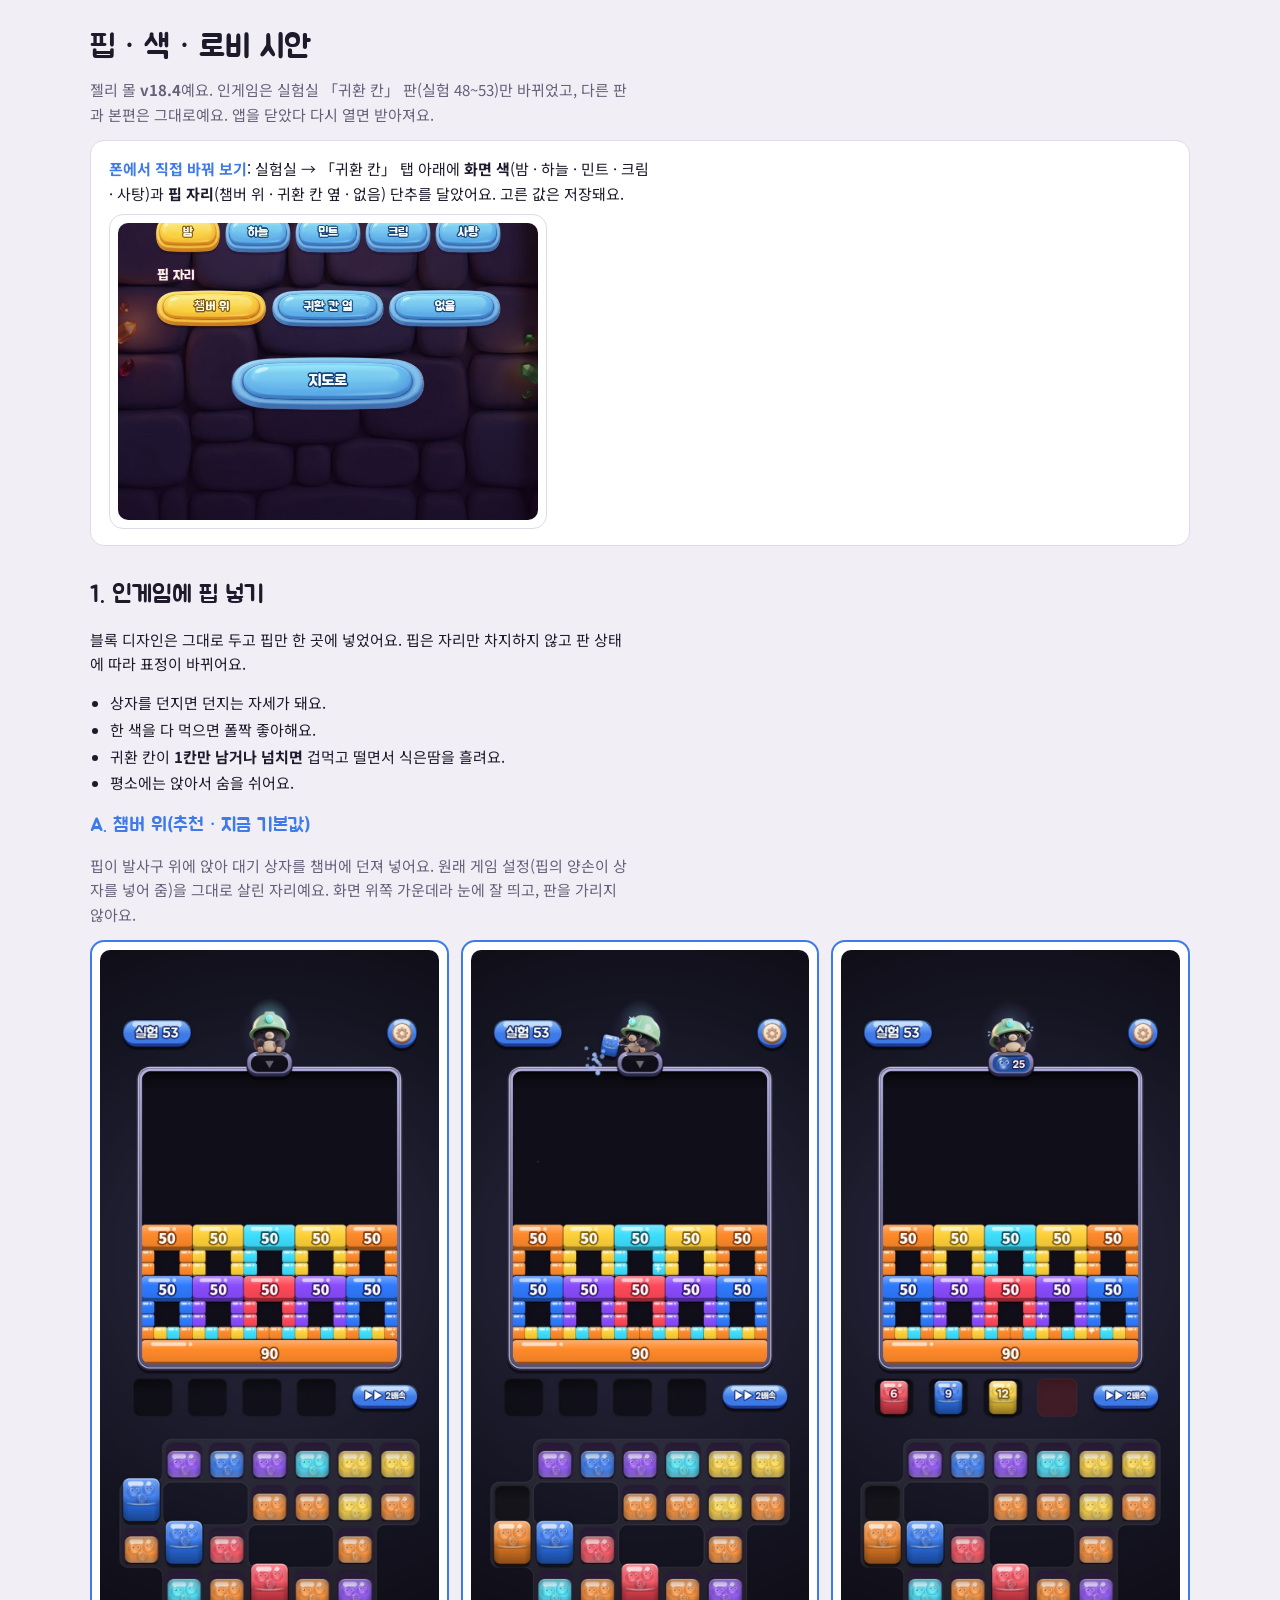
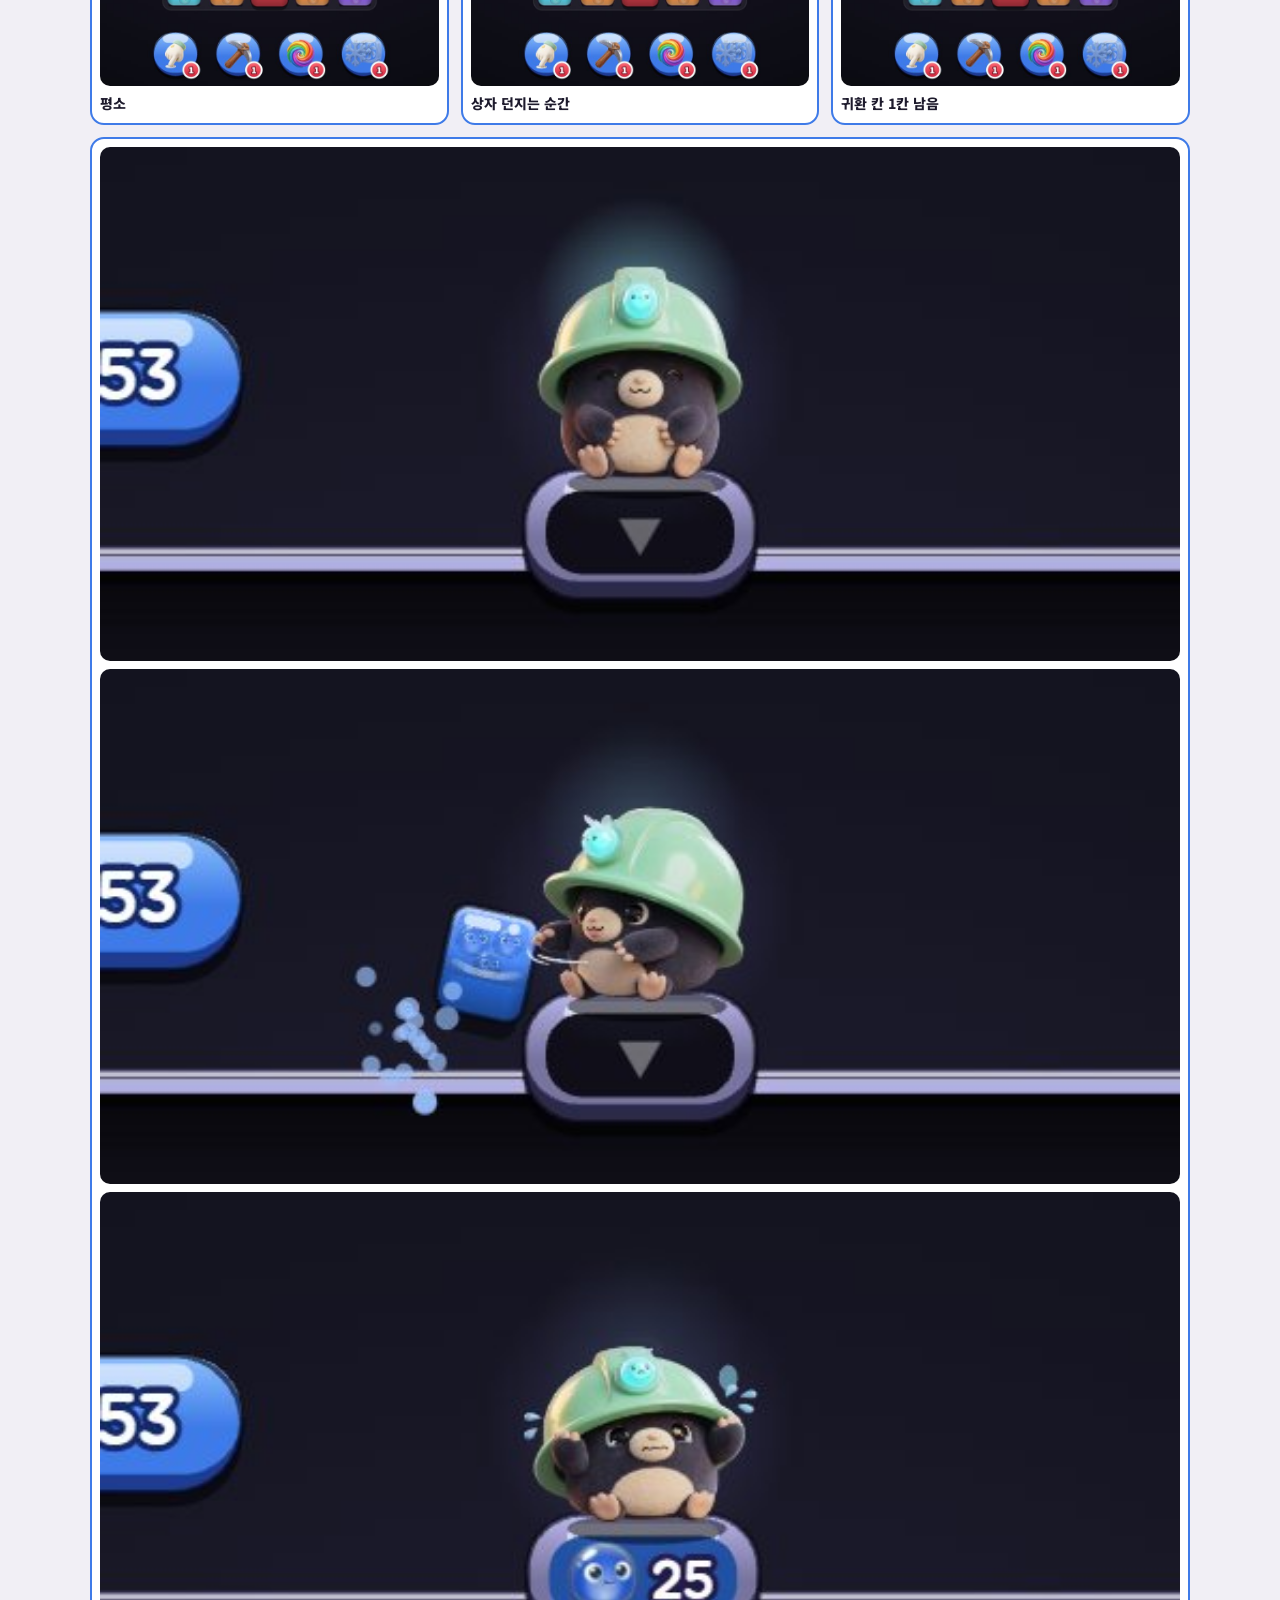
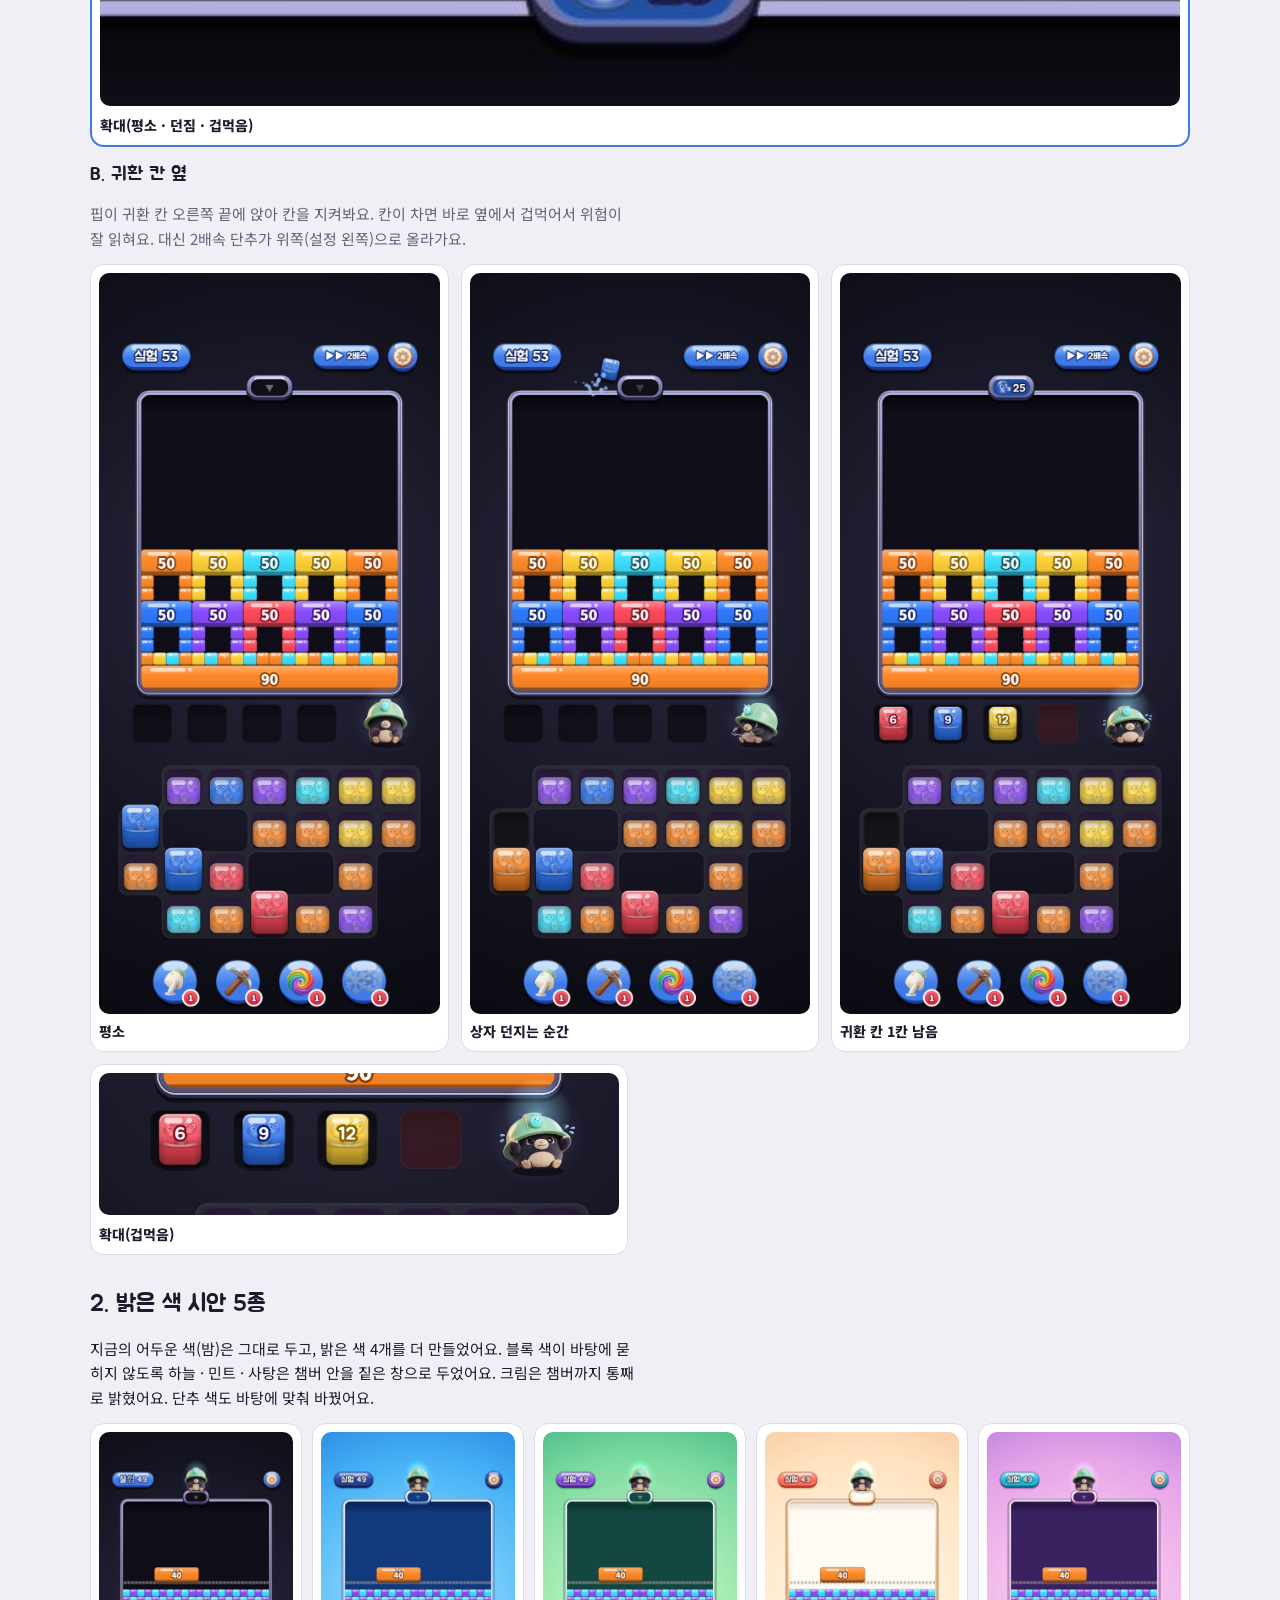
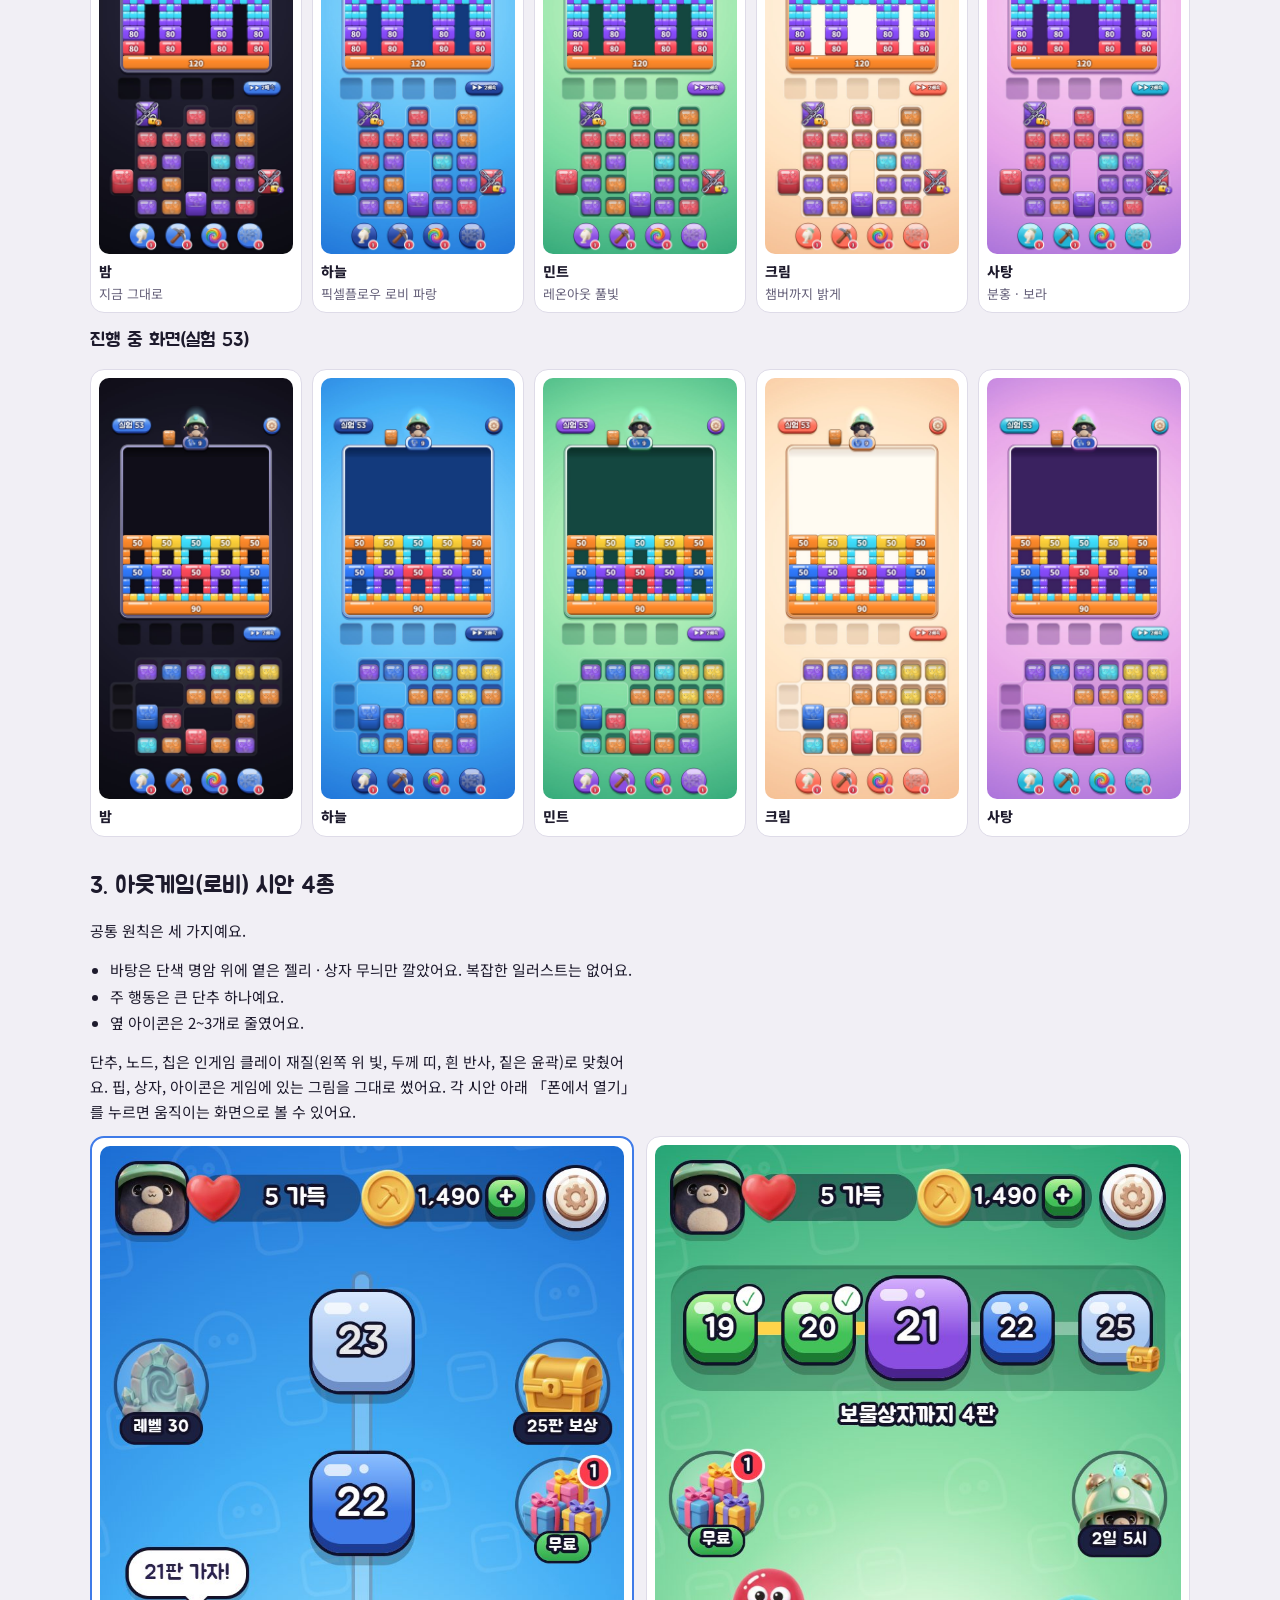
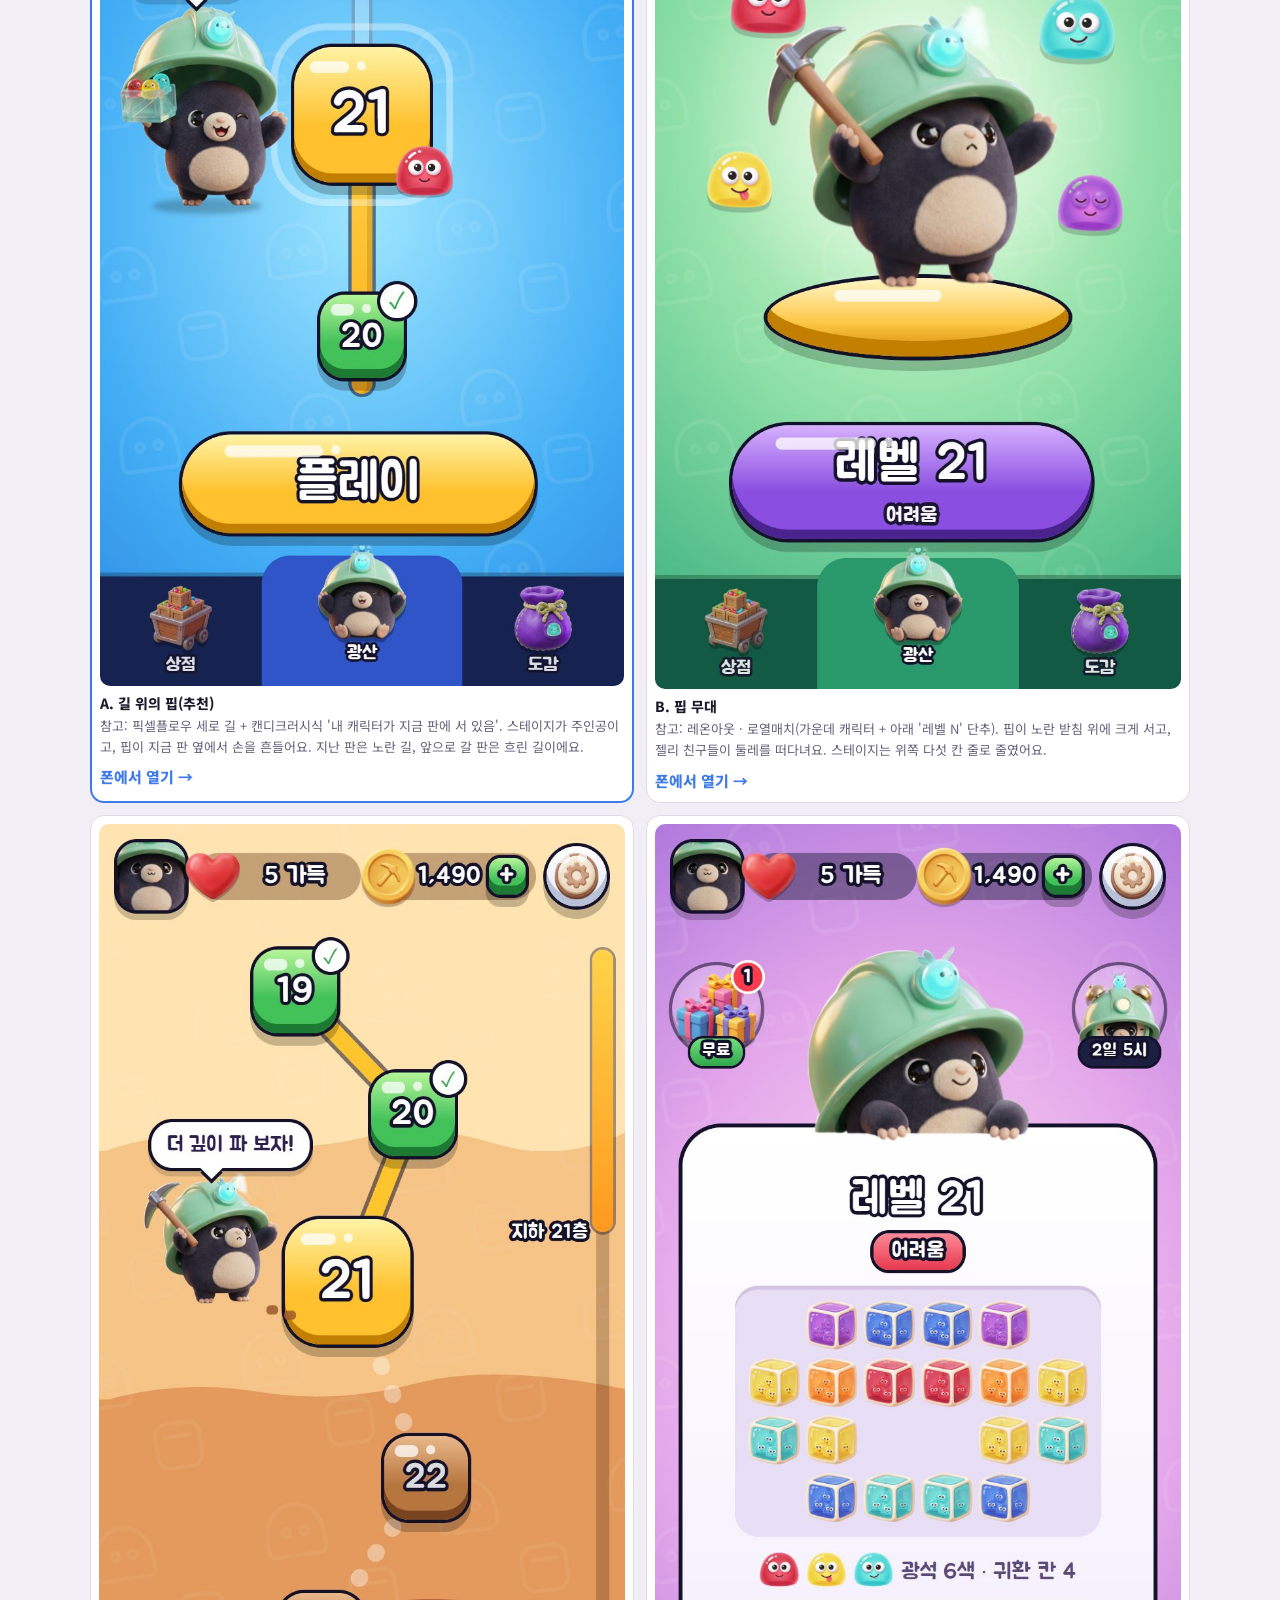
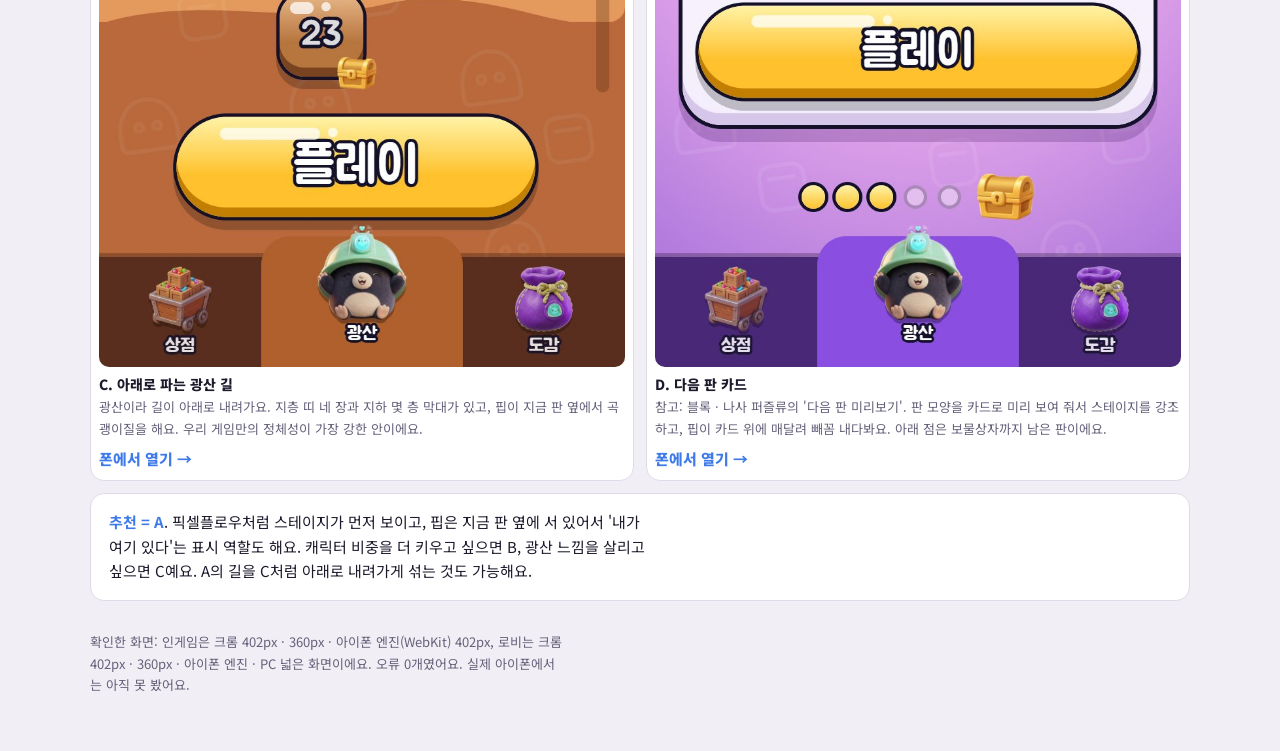
<file: v184/index.html>
<!doctype html>
<html lang="ko">
<head>
<meta charset="utf-8">
<meta name="viewport" content="width=device-width, initial-scale=1, viewport-fit=cover">
<title>핍 · 색 · 로비 시안</title>
<link rel="stylesheet" href="https://fonts.googleapis.com/css2?family=Jua&family=Noto+Sans+KR:wght@400;600;800&display=swap">
<style>
:root { --bg: #f1eff5; --panel: #fff; --ink: #1d1a2c; --muted: #66617a; --line: #dedbe8; --pick: #3f7be8;
  --display: 'Jua', 'Noto Sans KR', 'Apple SD Gothic Neo', sans-serif; --body: 'Noto Sans KR', 'Apple SD Gothic Neo', system-ui, sans-serif; }
@media (prefers-color-scheme: dark) { :root:not([data-theme="light"]) { --bg: #0e0d15; --panel: #1b1a27; --ink: #f2f0fa; --muted: #aaa6bf; --line: #2f2d40; --pick: #8cc0ff; color-scheme: dark } }
:root[data-theme="dark"] { --bg: #0e0d15; --panel: #1b1a27; --ink: #f2f0fa; --muted: #aaa6bf; --line: #2f2d40; --pick: #8cc0ff; color-scheme: dark }
body { margin: 0; background: var(--bg); color: var(--ink); font-family: var(--body); font-size: 15px; line-height: 1.65; }
.wrap { max-width: 1100px; margin: 0 auto; padding: 28px max(16px, env(safe-area-inset-right, 0px)) 56px max(16px, env(safe-area-inset-left, 0px)); display: grid; gap: 30px; }
h1, h2, h3 { font-family: var(--display); font-weight: 400; margin: 0; text-wrap: balance; }
h1 { font-size: 32px; line-height: 1.2; } h2 { font-size: 24px; } h3 { font-size: 19px; }
p { margin: 0; max-width: 68ch; } .muted { color: var(--muted); }
ul { margin: 0; padding-left: 20px; } li { margin: 2px 0; }
.g2 { display: grid; grid-template-columns: repeat(2, minmax(0, 1fr)); gap: 12px; }
.g3 { display: grid; grid-template-columns: repeat(3, minmax(0, 1fr)); gap: 12px; }
.g5 { display: grid; grid-template-columns: repeat(5, minmax(0, 1fr)); gap: 10px; }
@media (max-width: 720px) { .g5 { grid-template-columns: repeat(3, minmax(0, 1fr)); } .g3 { grid-template-columns: repeat(2, minmax(0, 1fr)); } }
@media (max-width: 420px) { .g5, .g3 { grid-template-columns: repeat(2, minmax(0, 1fr)); } }
figure { margin: 0; background: var(--panel); border: 1px solid var(--line); border-radius: 14px; padding: 8px; display: grid; gap: 6px; min-width: 0; align-content: start; }
figure.pick { border: 2px solid var(--pick); }
figure img { width: 100%; display: block; border-radius: 10px; }
figcaption { font-weight: 800; font-size: 14px; }
figcaption span { display: block; font-weight: 400; font-size: 13px; color: var(--muted); }
.box { background: var(--panel); border: 1px solid var(--line); border-radius: 14px; padding: 16px 18px; display: grid; gap: 8px; }
.box strong, .rec { color: var(--pick); }
section { display: grid; gap: 12px; }
a.open { display: inline-block; margin-top: 2px; font-weight: 800; color: var(--pick); text-decoration: none; }
.zoom { display: grid; gap: 8px; }
</style>
</head>
<body>
<div class="wrap">
  <section>
    <h1>핍 · 색 · 로비 시안</h1>
    <p class="muted">젤리 몰 <strong>v18.4</strong>예요. 인게임은 실험실 「귀환 칸」 판(실험 48~53)만 바뀌었고, 다른 판과 본편은 그대로예요. 앱을 닫았다 다시 열면 받아져요.</p>
    <div class="box">
      <p><strong>폰에서 직접 바꿔 보기</strong>: 실험실 → 「귀환 칸」 탭 아래에 <b>화면 색</b>(밤 · 하늘 · 민트 · 크림 · 사탕)과 <b>핍 자리</b>(챔버 위 · 귀환 칸 옆 · 없음) 단추를 달았어요. 고른 값은 저장돼요.</p>
      <figure style="max-width:420px"><img src="img/lab_ret.jpg" alt="실험실 귀환 칸 탭 아래의 화면 색, 핍 자리 고르기 단추"></figure>
    </div>
  </section>

  <section>
    <h2>1. 인게임에 핍 넣기</h2>
    <p>블록 디자인은 그대로 두고 핍만 한 곳에 넣었어요. 핍은 자리만 차지하지 않고 판 상태에 따라 표정이 바뀌어요.</p>
    <ul>
      <li>상자를 던지면 던지는 자세가 돼요.</li>
      <li>한 색을 다 먹으면 폴짝 좋아해요.</li>
      <li>귀환 칸이 <b>1칸만 남거나 넘치면</b> 겁먹고 떨면서 식은땀을 흘려요.</li>
      <li>평소에는 앉아서 숨을 쉬어요.</li>
    </ul>
    <h3 class="rec">A. 챔버 위(추천 · 지금 기본값)</h3>
    <p class="muted">핍이 발사구 위에 앉아 대기 상자를 챔버에 던져 넣어요. 원래 게임 설정(핍의 양손이 상자를 넣어 줌)을 그대로 살린 자리예요. 화면 위쪽 가운데라 눈에 잘 띄고, 판을 가리지 않아요.</p>
    <div class="g3">
      <figure class="pick"><img src="img/p_top_idle.jpg" alt="챔버 위 핍 평소"><figcaption>평소</figcaption></figure>
      <figure class="pick"><img src="img/p_top_toss.jpg" alt="챔버 위 핍이 상자를 던지는 순간"><figcaption>상자 던지는 순간</figcaption></figure>
      <figure class="pick"><img src="img/p_top_danger.jpg" alt="귀환 칸이 1칸 남아 핍이 겁먹음"><figcaption>귀환 칸 1칸 남음</figcaption></figure>
    </div>
    <figure class="pick zoom"><img src="img/z_top.jpg" alt="확대: 평소"><img src="img/z_top_toss.jpg" alt="확대: 던짐"><img src="img/z_top_danger.jpg" alt="확대: 겁먹음"><figcaption>확대(평소 · 던짐 · 겁먹음)</figcaption></figure>

    <h3>B. 귀환 칸 옆</h3>
    <p class="muted">핍이 귀환 칸 오른쪽 끝에 앉아 칸을 지켜봐요. 칸이 차면 바로 옆에서 겁먹어서 위험이 잘 읽혀요. 대신 2배속 단추가 위쪽(설정 왼쪽)으로 올라가요.</p>
    <div class="g3">
      <figure><img src="img/p_ret_idle.jpg" alt="귀환 칸 옆 핍 평소"><figcaption>평소</figcaption></figure>
      <figure><img src="img/p_ret_toss.jpg" alt="귀환 칸 옆 핍, 상자 던지는 순간"><figcaption>상자 던지는 순간</figcaption></figure>
      <figure><img src="img/p_ret_danger.jpg" alt="귀환 칸 옆 핍 겁먹음"><figcaption>귀환 칸 1칸 남음</figcaption></figure>
    </div>
    <figure class="zoom" style="max-width:520px"><img src="img/z_ret_danger.jpg" alt="확대: 귀환 칸 옆 겁먹은 핍"><figcaption>확대(겁먹음)</figcaption></figure>
  </section>

  <section>
    <h2>2. 밝은 색 시안 5종</h2>
    <p>지금의 어두운 색(밤)은 그대로 두고, 밝은 색 4개를 더 만들었어요. 블록 색이 바탕에 묻히지 않도록 하늘 · 민트 · 사탕은 챔버 안을 짙은 창으로 두었어요. 크림은 챔버까지 통째로 밝혔어요. 단추 색도 바탕에 맞춰 바꿨어요.</p>
    <div class="g5">
      <figure><img src="img/t_night_49.jpg" alt="밤 테마"><figcaption>밤<span>지금 그대로</span></figcaption></figure>
      <figure><img src="img/t_sky_49.jpg" alt="하늘 테마"><figcaption>하늘<span>픽셀플로우 로비 파랑</span></figcaption></figure>
      <figure><img src="img/t_mint_49.jpg" alt="민트 테마"><figcaption>민트<span>레온아웃 풀빛</span></figcaption></figure>
      <figure><img src="img/t_cream_49.jpg" alt="크림 테마"><figcaption>크림<span>챔버까지 밝게</span></figcaption></figure>
      <figure><img src="img/t_candy_49.jpg" alt="사탕 테마"><figcaption>사탕<span>분홍 · 보라</span></figcaption></figure>
    </div>
    <h3>진행 중 화면(실험 53)</h3>
    <div class="g5">
      <figure><img src="img/t_night_53p.jpg" alt="밤 진행 중"><figcaption>밤</figcaption></figure>
      <figure><img src="img/t_sky_53p.jpg" alt="하늘 진행 중"><figcaption>하늘</figcaption></figure>
      <figure><img src="img/t_mint_53p.jpg" alt="민트 진행 중"><figcaption>민트</figcaption></figure>
      <figure><img src="img/t_cream_53p.jpg" alt="크림 진행 중"><figcaption>크림</figcaption></figure>
      <figure><img src="img/t_candy_53p.jpg" alt="사탕 진행 중"><figcaption>사탕</figcaption></figure>
    </div>
  </section>

  <section>
    <h2>3. 아웃게임(로비) 시안 4종</h2>
    <p>공통 원칙은 세 가지예요.</p>
    <ul>
      <li>바탕은 단색 명암 위에 옅은 젤리 · 상자 무늬만 깔았어요. 복잡한 일러스트는 없어요.</li>
      <li>주 행동은 큰 단추 하나예요.</li>
      <li>옆 아이콘은 2~3개로 줄였어요.</li>
    </ul>
    <p>단추, 노드, 칩은 인게임 클레이 재질(왼쪽 위 빛, 두께 띠, 흰 반사, 짙은 윤곽)로 맞췄어요. 핍, 상자, 아이콘은 게임에 있는 그림을 그대로 썼어요. 각 시안 아래 「폰에서 열기」를 누르면 움직이는 화면으로 볼 수 있어요.</p>
    <div class="g2">
      <figure class="pick"><img src="img/lobby_a.jpg" alt="시안 A: 세로 길 + 현재 판 옆 핍"><figcaption>A. 길 위의 핍(추천)<span>참고: 픽셀플로우 세로 길 + 캔디크러시식 '내 캐릭터가 지금 판에 서 있음'. 스테이지가 주인공이고, 핍이 지금 판 옆에서 손을 흔들어요. 지난 판은 노란 길, 앞으로 갈 판은 흐린 길이에요.</span></figcaption><a class="open" href="../lobby/a.html">폰에서 열기 →</a></figure>
      <figure><img src="img/lobby_b.jpg" alt="시안 B: 가운데 핍 무대 + 위 스테이지 줄"><figcaption>B. 핍 무대<span>참고: 레온아웃 · 로열매치(가운데 캐릭터 + 아래 '레벨 N' 단추). 핍이 노란 받침 위에 크게 서고, 젤리 친구들이 둘레를 떠다녀요. 스테이지는 위쪽 다섯 칸 줄로 줄였어요.</span></figcaption><a class="open" href="../lobby/b.html">폰에서 열기 →</a></figure>
      <figure><img src="img/lobby_c.jpg" alt="시안 C: 아래로 내려가는 광산 길"><figcaption>C. 아래로 파는 광산 길<span>광산이라 길이 아래로 내려가요. 지층 띠 네 장과 지하 몇 층 막대가 있고, 핍이 지금 판 옆에서 곡괭이질을 해요. 우리 게임만의 정체성이 가장 강한 안이에요.</span></figcaption><a class="open" href="../lobby/c.html">폰에서 열기 →</a></figure>
      <figure><img src="img/lobby_d.jpg" alt="시안 D: 다음 판 미리보기 카드 위에 핍이 빼꼼"><figcaption>D. 다음 판 카드<span>참고: 블록 · 나사 퍼즐류의 '다음 판 미리보기'. 판 모양을 카드로 미리 보여 줘서 스테이지를 강조하고, 핍이 카드 위에 매달려 빼꼼 내다봐요. 아래 점은 보물상자까지 남은 판이에요.</span></figcaption><a class="open" href="../lobby/d.html">폰에서 열기 →</a></figure>
    </div>
    <div class="box">
      <p><strong>추천 = A</strong>. 픽셀플로우처럼 스테이지가 먼저 보이고, 핍은 지금 판 옆에 서 있어서 '내가 여기 있다'는 표시 역할도 해요. 캐릭터 비중을 더 키우고 싶으면 B, 광산 느낌을 살리고 싶으면 C예요. A의 길을 C처럼 아래로 내려가게 섞는 것도 가능해요.</p>
    </div>
  </section>

  <p class="muted" style="font-size:13px">확인한 화면: 인게임은 크롬 402px · 360px · 아이폰 엔진(WebKit) 402px, 로비는 크롬 402px · 360px · 아이폰 엔진 · PC 넓은 화면이에요. 오류 0개였어요. 실제 아이폰에서는 아직 못 봤어요.</p>
</div>
</body>
</html>
</file>
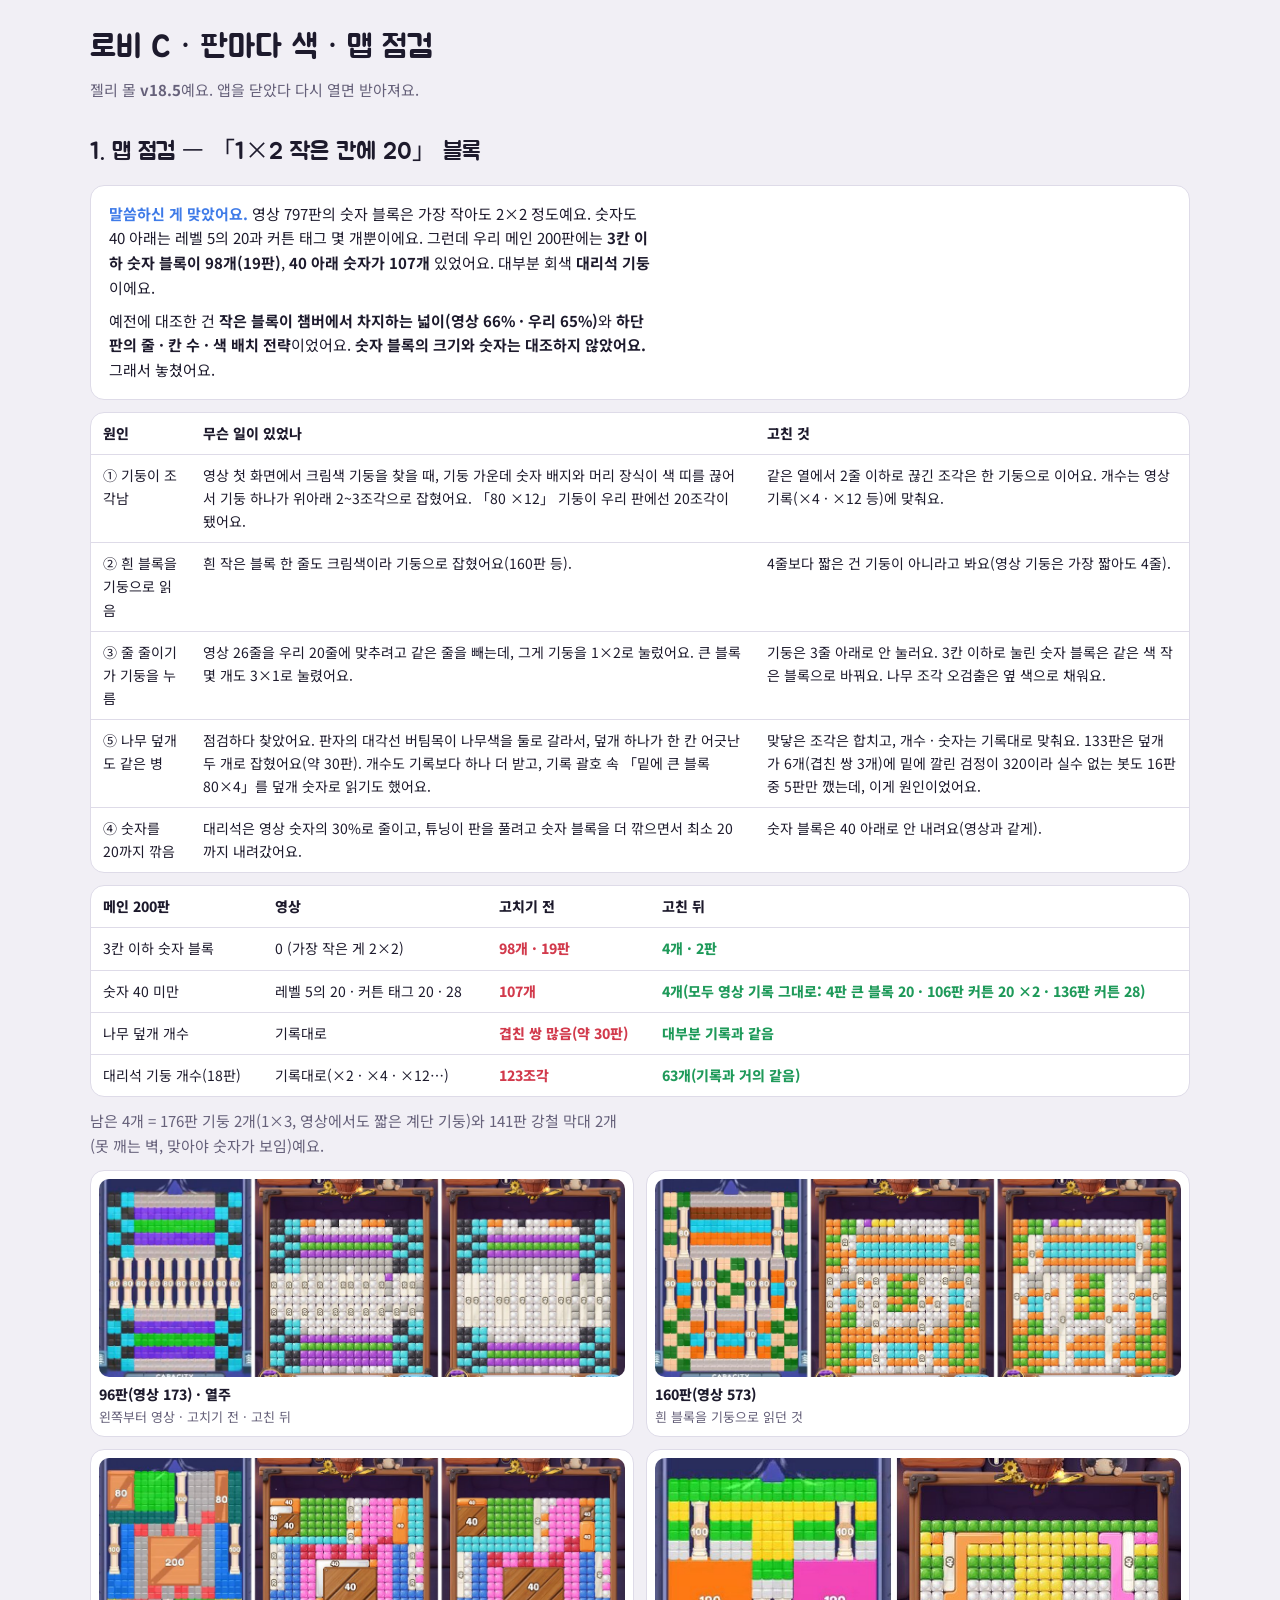
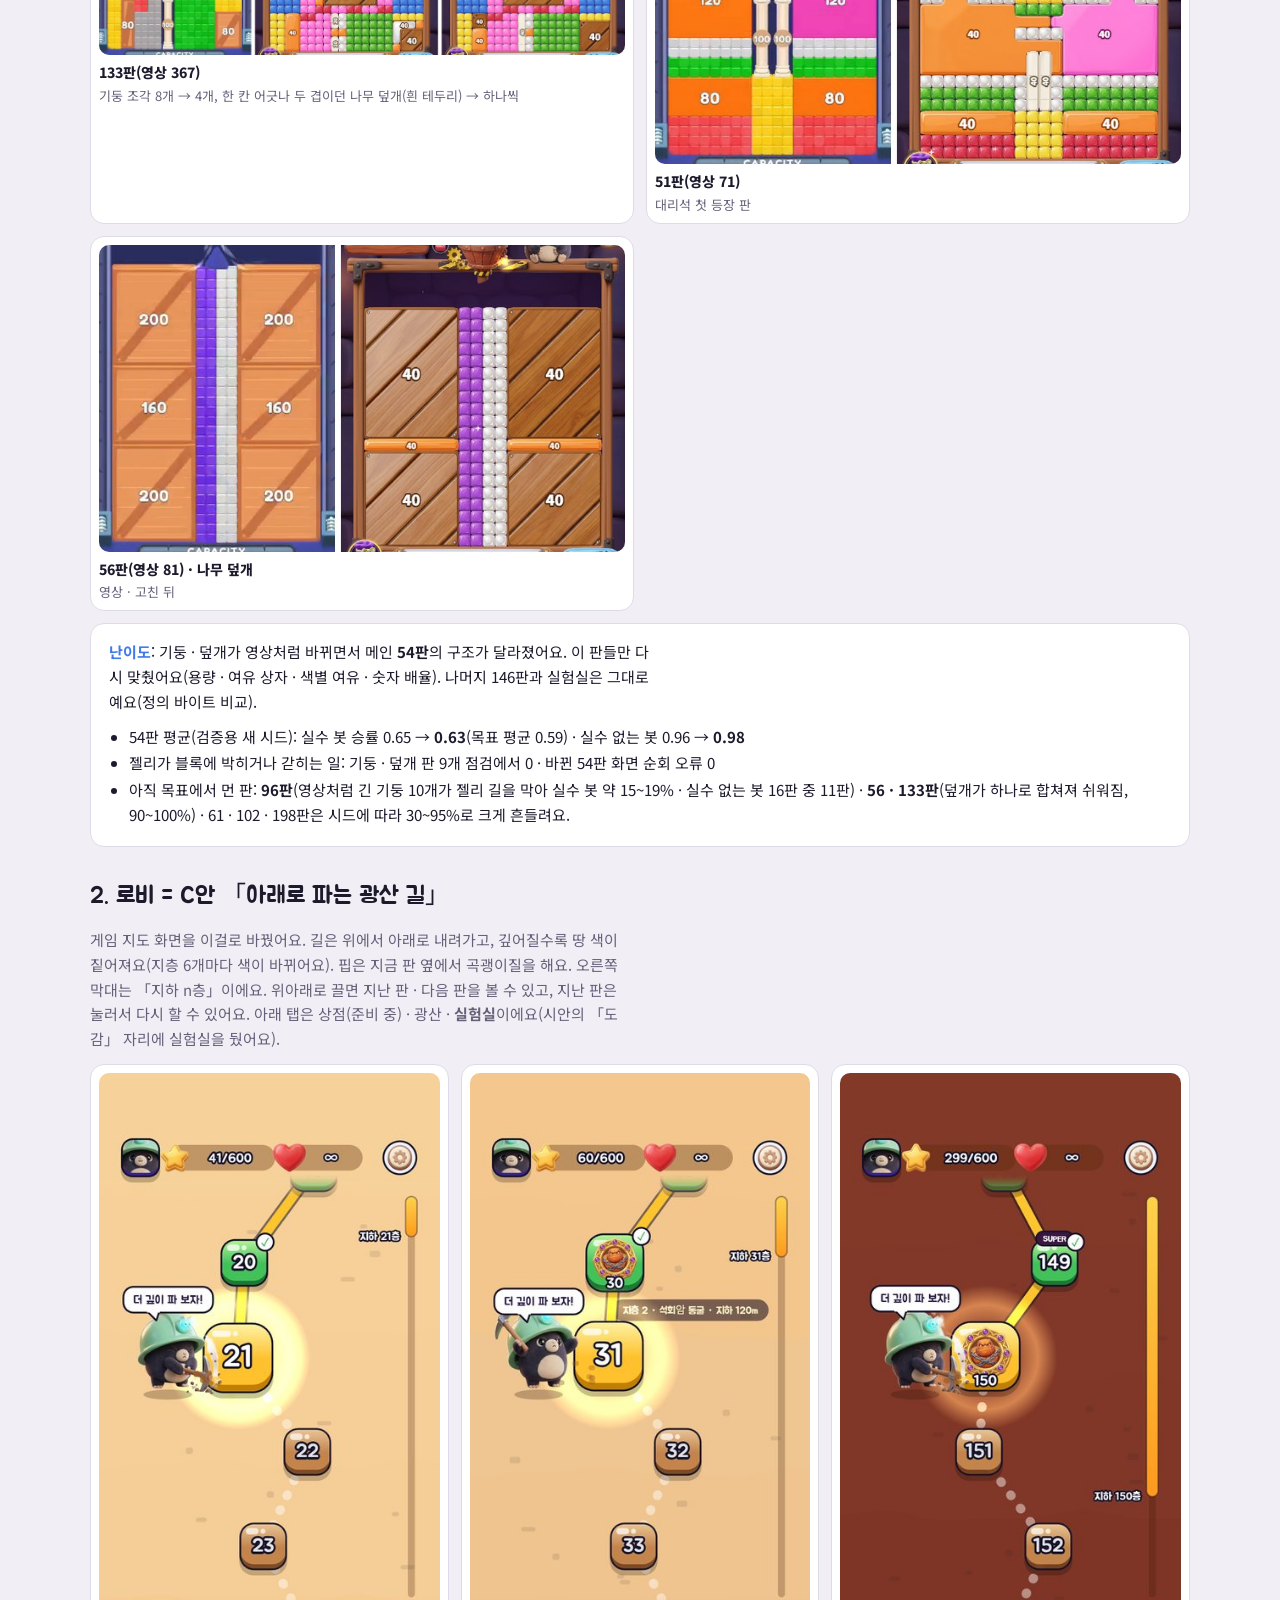
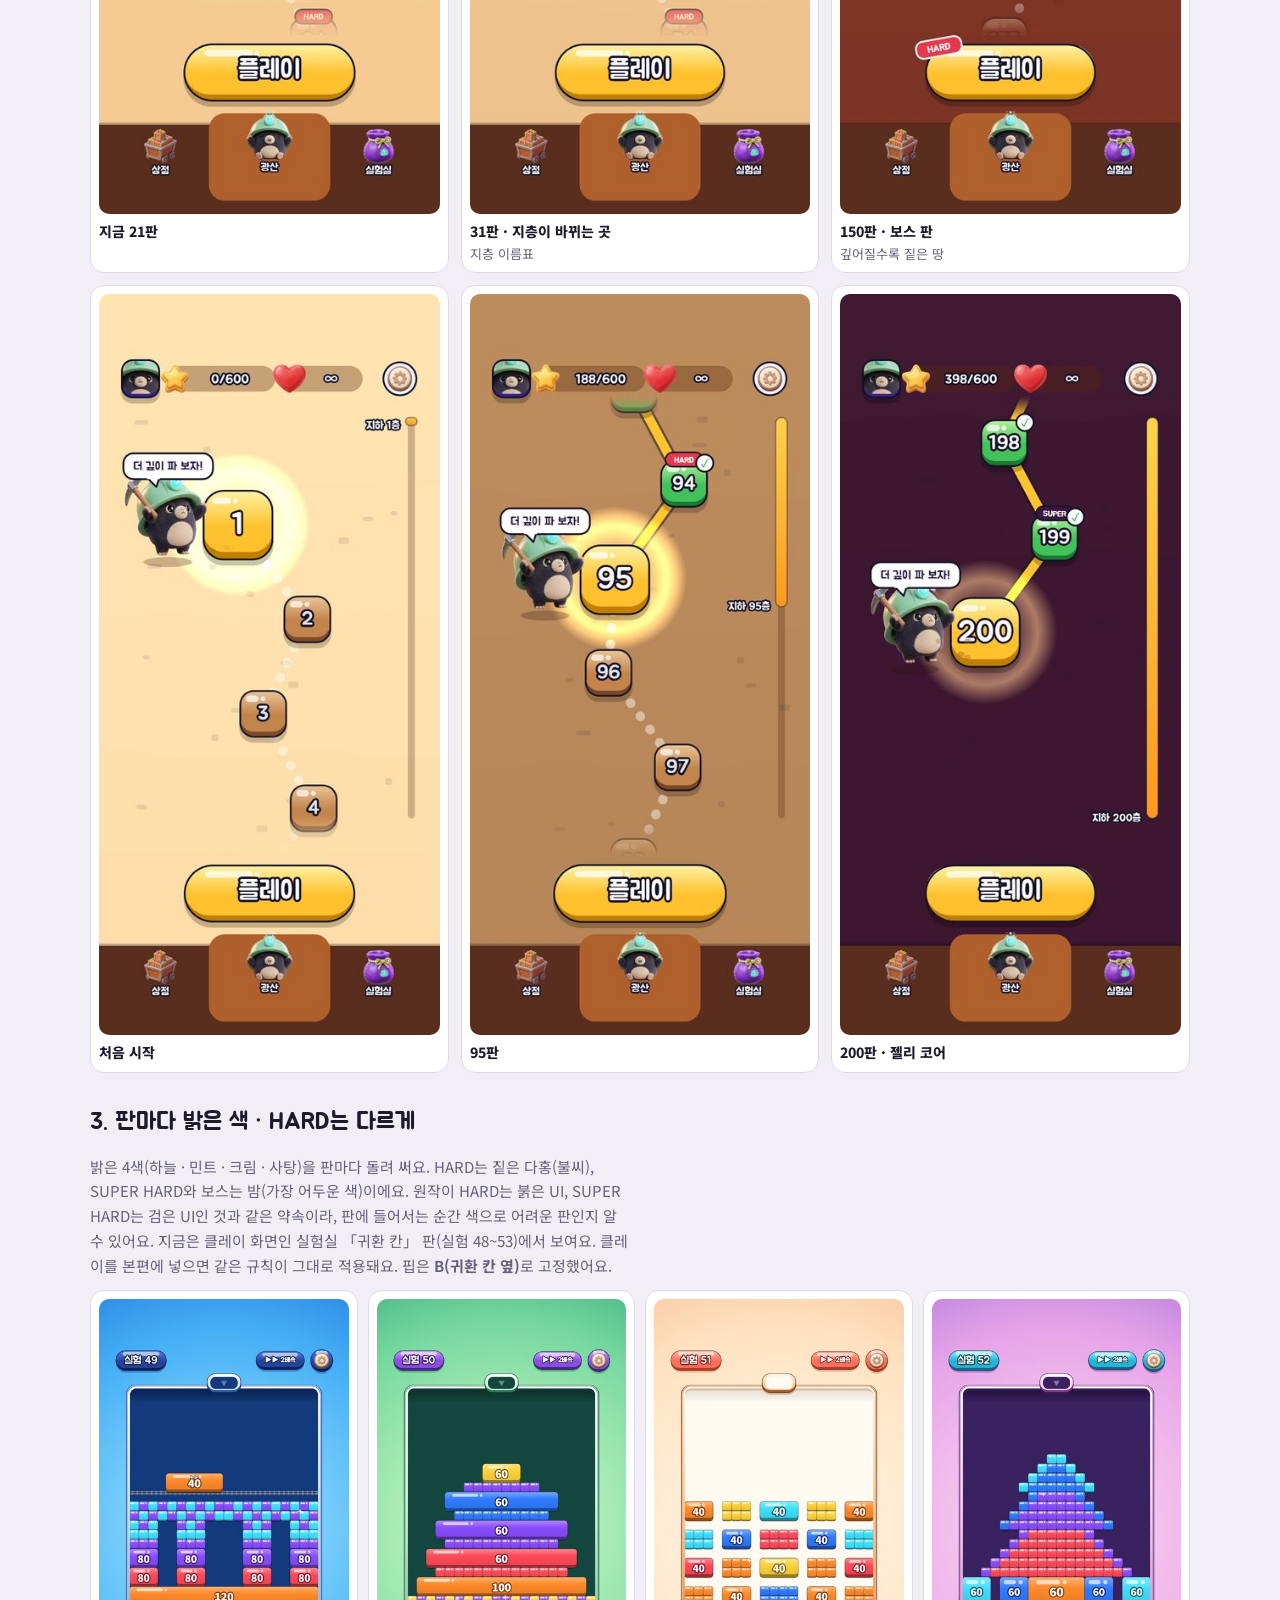
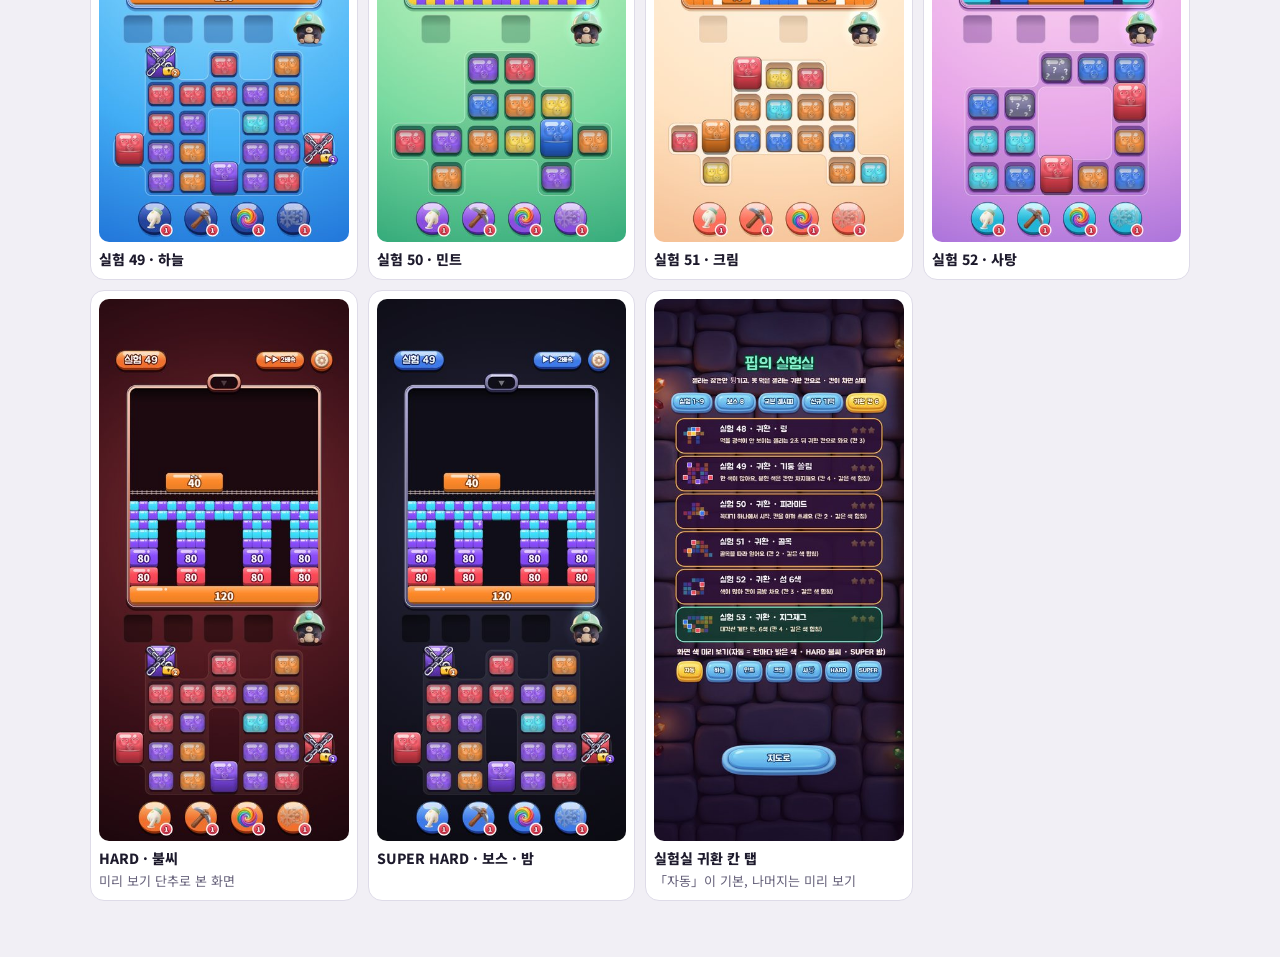
<file: v185/index.html>
<!doctype html>
<html lang="ko">
<head>
<meta charset="utf-8">
<meta name="viewport" content="width=device-width, initial-scale=1, viewport-fit=cover">
<title>로비 C · 판 색 · 맵 점검</title>
<link rel="stylesheet" href="https://fonts.googleapis.com/css2?family=Jua&family=Noto+Sans+KR:wght@400;600;800&display=swap">
<style>
:root { --bg: #f1eff5; --panel: #fff; --ink: #1d1a2c; --muted: #66617a; --line: #dedbe8; --pick: #3f7be8; --bad: #d23a4c; --good: #1f9a5a;
  --display: 'Jua', 'Noto Sans KR', 'Apple SD Gothic Neo', sans-serif; --body: 'Noto Sans KR', 'Apple SD Gothic Neo', system-ui, sans-serif; }
@media (prefers-color-scheme: dark) { :root:not([data-theme="light"]) { --bg: #0e0d15; --panel: #1b1a27; --ink: #f2f0fa; --muted: #aaa6bf; --line: #2f2d40; --pick: #8cc0ff; --bad: #ff7a88; --good: #6fe0a0; color-scheme: dark } }
:root[data-theme="dark"] { --bg: #0e0d15; --panel: #1b1a27; --ink: #f2f0fa; --muted: #aaa6bf; --line: #2f2d40; --pick: #8cc0ff; --bad: #ff7a88; --good: #6fe0a0; color-scheme: dark }
body { margin: 0; background: var(--bg); color: var(--ink); font-family: var(--body); font-size: 15px; line-height: 1.65; }
.wrap { max-width: 1100px; margin: 0 auto; padding: 28px max(16px, env(safe-area-inset-right, 0px)) 56px max(16px, env(safe-area-inset-left, 0px)); display: grid; gap: 30px; }
h1, h2, h3 { font-family: var(--display); font-weight: 400; margin: 0; text-wrap: balance; }
h1 { font-size: 32px; line-height: 1.2; } h2 { font-size: 24px; } h3 { font-size: 19px; }
p { margin: 0; max-width: 68ch; } .muted { color: var(--muted); }
ul { margin: 0; padding-left: 20px; } li { margin: 2px 0; }
.g2 { display: grid; grid-template-columns: repeat(2, minmax(0, 1fr)); gap: 12px; }
.g3 { display: grid; grid-template-columns: repeat(3, minmax(0, 1fr)); gap: 12px; }
.g4 { display: grid; grid-template-columns: repeat(4, minmax(0, 1fr)); gap: 10px; }
@media (max-width: 720px) { .g4 { grid-template-columns: repeat(2, minmax(0, 1fr)); } .g3 { grid-template-columns: repeat(2, minmax(0, 1fr)); } .g2 { grid-template-columns: 1fr; } }
figure { margin: 0; background: var(--panel); border: 1px solid var(--line); border-radius: 14px; padding: 8px; display: grid; gap: 6px; min-width: 0; align-content: start; }
figure img { width: 100%; display: block; border-radius: 10px; }
figcaption { font-weight: 800; font-size: 14px; }
figcaption span { display: block; font-weight: 400; font-size: 13px; color: var(--muted); }
.box { background: var(--panel); border: 1px solid var(--line); border-radius: 14px; padding: 16px 18px; display: grid; gap: 8px; }
.box strong { color: var(--pick); }
section { display: grid; gap: 12px; }
.tbl { overflow-x: auto; background: var(--panel); border: 1px solid var(--line); border-radius: 14px; }
table { border-collapse: collapse; width: 100%; font-size: 14px; }
th, td { padding: 9px 12px; border-bottom: 1px solid var(--line); text-align: left; vertical-align: top; }
th { font-weight: 800; white-space: nowrap; } tr:last-child td { border-bottom: 0; }
td.n { font-variant-numeric: tabular-nums; white-space: nowrap; }
.bad { color: var(--bad); font-weight: 800; } .good { color: var(--good); font-weight: 800; }
</style>
</head>
<body>
<div class="wrap">
  <section>
    <h1>로비 C · 판마다 색 · 맵 점검</h1>
    <p class="muted">젤리 몰 <strong>v18.5</strong>예요. 앱을 닫았다 다시 열면 받아져요.</p>
  </section>

  <section>
    <h2>1. 맵 점검 — 「1×2 작은 칸에 20」 블록</h2>
    <div class="box">
      <p><strong>말씀하신 게 맞았어요.</strong> 영상 797판의 숫자 블록은 가장 작아도 2×2 정도예요. 숫자도 40 아래는 레벨 5의 20과 커튼 태그 몇 개뿐이에요. 그런데 우리 메인 200판에는 <b>3칸 이하 숫자 블록이 98개(19판)</b>, <b>40 아래 숫자가 107개</b> 있었어요. 대부분 회색 <b>대리석 기둥</b>이에요.</p>
      <p>예전에 대조한 건 <b>작은 블록이 챔버에서 차지하는 넓이(영상 66% · 우리 65%)</b>와 <b>하단 판의 줄 · 칸 수 · 색 배치 전략</b>이었어요. <b>숫자 블록의 크기와 숫자는 대조하지 않았어요.</b> 그래서 놓쳤어요.</p>
    </div>
    <div class="tbl"><table>
      <tr><th>원인</th><th>무슨 일이 있었나</th><th>고친 것</th></tr>
      <tr><td>① 기둥이 조각남</td><td>영상 첫 화면에서 크림색 기둥을 찾을 때, 기둥 가운데 숫자 배지와 머리 장식이 색 띠를 끊어서 기둥 하나가 위아래 2~3조각으로 잡혔어요. 「80 ×12」 기둥이 우리 판에선 20조각이 됐어요.</td><td>같은 열에서 2줄 이하로 끊긴 조각은 한 기둥으로 이어요. 개수는 영상 기록(×4 · ×12 등)에 맞춰요.</td></tr>
      <tr><td>② 흰 블록을 기둥으로 읽음</td><td>흰 작은 블록 한 줄도 크림색이라 기둥으로 잡혔어요(160판 등).</td><td>4줄보다 짧은 건 기둥이 아니라고 봐요(영상 기둥은 가장 짧아도 4줄).</td></tr>
      <tr><td>③ 줄 줄이기가 기둥을 누름</td><td>영상 26줄을 우리 20줄에 맞추려고 같은 줄을 빼는데, 그게 기둥을 1×2로 눌렀어요. 큰 블록 몇 개도 3×1로 눌렸어요.</td><td>기둥은 3줄 아래로 안 눌러요. 3칸 이하로 눌린 숫자 블록은 같은 색 작은 블록으로 바꿔요. 나무 조각 오검출은 옆 색으로 채워요.</td></tr>
      <tr><td>⑤ 나무 덮개도 같은 병</td><td>점검하다 찾았어요. 판자의 대각선 버팀목이 나무색을 둘로 갈라서, 덮개 하나가 한 칸 어긋난 두 개로 잡혔어요(약 30판). 개수도 기록보다 하나 더 받고, 기록 괄호 속 「밑에 큰 블록 80×4」를 덮개 숫자로 읽기도 했어요.</td><td>맞닿은 조각은 합치고, 개수 · 숫자는 기록대로 맞춰요. 133판은 덮개가 6개(겹친 쌍 3개)에 밑에 깔린 검정이 320이라 실수 없는 봇도 16판 중 5판만 깼는데, 이게 원인이었어요.</td></tr>
      <tr><td>④ 숫자를 20까지 깎음</td><td>대리석은 영상 숫자의 30%로 줄이고, 튜닝이 판을 풀려고 숫자 블록을 더 깎으면서 최소 20까지 내려갔어요.</td><td>숫자 블록은 40 아래로 안 내려요(영상과 같게).</td></tr>
    </table></div>
    <div class="tbl"><table>
      <tr><th>메인 200판</th><th>영상</th><th>고치기 전</th><th>고친 뒤</th></tr>
      <tr><td>3칸 이하 숫자 블록</td><td class="n">0 (가장 작은 게 2×2)</td><td class="n bad">98개 · 19판</td><td class="n good" id="tinyAfter">4개 · 2판</td></tr>
      <tr><td>숫자 40 미만</td><td class="n">레벨 5의 20 · 커튼 태그 20 · 28</td><td class="n bad">107개</td><td class="n good">4개(모두 영상 기록 그대로: 4판 큰 블록 20 · 106판 커튼 20 ×2 · 136판 커튼 28)</td></tr>
      <tr><td>나무 덮개 개수</td><td class="n">기록대로</td><td class="n bad">겹친 쌍 많음(약 30판)</td><td class="n good">대부분 기록과 같음</td></tr>
      <tr><td>대리석 기둥 개수(18판)</td><td class="n">기록대로(×2 · ×4 · ×12…)</td><td class="n bad">123조각</td><td class="n good">63개(기록과 거의 같음)</td></tr>
    </table></div>
    <p class="muted">남은 4개 = 176판 기둥 2개(1×3, 영상에서도 짧은 계단 기둥)와 141판 강철 막대 2개(못 깨는 벽, 맞아야 숫자가 보임)예요.</p>
    <div class="g2" id="mapFigs">
      <figure><img src="img/map_96.jpg" alt=""><figcaption>96판(영상 173) · 열주<span>왼쪽부터 영상 · 고치기 전 · 고친 뒤</span></figcaption></figure>
      <figure><img src="img/map_160.jpg" alt=""><figcaption>160판(영상 573)<span>흰 블록을 기둥으로 읽던 것</span></figcaption></figure>
      <figure><img src="img/map_133.jpg" alt=""><figcaption>133판(영상 367)<span>기둥 조각 8개 → 4개, 한 칸 어긋나 두 겹이던 나무 덮개(흰 테두리) → 하나씩</span></figcaption></figure>
      <figure><img src="img/map_51.jpg" alt=""><figcaption>51판(영상 71)<span>대리석 첫 등장 판</span></figcaption></figure>
      <figure><img src="img/map_56.jpg" alt=""><figcaption>56판(영상 81) · 나무 덮개<span>영상 · 고친 뒤</span></figcaption></figure>
    </div>
    <div class="box" id="retune">
      <p><strong>난이도</strong>: 기둥 · 덮개가 영상처럼 바뀌면서 메인 <b>54판</b>의 구조가 달라졌어요. 이 판들만 다시 맞췄어요(용량 · 여유 상자 · 색별 여유 · 숫자 배율). 나머지 146판과 실험실은 그대로예요(정의 바이트 비교).</p>
      <ul>
        <li>54판 평균(검증용 새 시드): 실수 봇 승률 0.65 → <b>0.63</b>(목표 평균 0.59) · 실수 없는 봇 0.96 → <b>0.98</b></li>
        <li>젤리가 블록에 박히거나 갇히는 일: 기둥 · 덮개 판 9개 점검에서 0 · 바뀐 54판 화면 순회 오류 0</li>
        <li>아직 목표에서 먼 판: <b>96판</b>(영상처럼 긴 기둥 10개가 젤리 길을 막아 실수 봇 약 15~19% · 실수 없는 봇 16판 중 11판) · <b>56 · 133판</b>(덮개가 하나로 합쳐져 쉬워짐, 90~100%) · 61 · 102 · 198판은 시드에 따라 30~95%로 크게 흔들려요.</li>
      </ul>
    </div>
  </section>

  <section>
    <h2>2. 로비 = C안 「아래로 파는 광산 길」</h2>
    <p class="muted">게임 지도 화면을 이걸로 바꿨어요. 길은 위에서 아래로 내려가고, 깊어질수록 땅 색이 짙어져요(지층 6개마다 색이 바뀌어요). 핍은 지금 판 옆에서 곡괭이질을 해요. 오른쪽 막대는 「지하 n층」이에요. 위아래로 끌면 지난 판 · 다음 판을 볼 수 있고, 지난 판은 눌러서 다시 할 수 있어요. 아래 탭은 상점(준비 중) · 광산 · <b>실험실</b>이에요(시안의 「도감」 자리에 실험실을 뒀어요).</p>
    <div class="g3">
      <figure><img src="img/lobby_021.jpg" alt=""><figcaption>지금 21판</figcaption></figure>
      <figure><img src="img/lobby_031.jpg" alt=""><figcaption>31판 · 지층이 바뀌는 곳<span>지층 이름표</span></figcaption></figure>
      <figure><img src="img/lobby_150.jpg" alt=""><figcaption>150판 · 보스 판<span>깊어질수록 짙은 땅</span></figcaption></figure>
      <figure><img src="img/lobby_001.jpg" alt=""><figcaption>처음 시작</figcaption></figure>
      <figure><img src="img/lobby_095.jpg" alt=""><figcaption>95판</figcaption></figure>
      <figure><img src="img/lobby_200.jpg" alt=""><figcaption>200판 · 젤리 코어</figcaption></figure>
    </div>
  </section>

  <section>
    <h2>3. 판마다 밝은 색 · HARD는 다르게</h2>
    <p class="muted">밝은 4색(하늘 · 민트 · 크림 · 사탕)을 판마다 돌려 써요. HARD는 짙은 다홍(불씨), SUPER HARD와 보스는 밤(가장 어두운 색)이에요. 원작이 HARD는 붉은 UI, SUPER HARD는 검은 UI인 것과 같은 약속이라, 판에 들어서는 순간 색으로 어려운 판인지 알 수 있어요. 지금은 클레이 화면인 실험실 「귀환 칸」 판(실험 48~53)에서 보여요. 클레이를 본편에 넣으면 같은 규칙이 그대로 적용돼요. 핍은 <b>B(귀환 칸 옆)</b>로 고정했어요.</p>
    <div class="g4">
      <figure><img src="img/auto_49.jpg" alt=""><figcaption>실험 49 · 하늘</figcaption></figure>
      <figure><img src="img/auto_50.jpg" alt=""><figcaption>실험 50 · 민트</figcaption></figure>
      <figure><img src="img/auto_51.jpg" alt=""><figcaption>실험 51 · 크림</figcaption></figure>
      <figure><img src="img/auto_52.jpg" alt=""><figcaption>실험 52 · 사탕</figcaption></figure>
      <figure><img src="img/prev_ember.jpg" alt=""><figcaption>HARD · 불씨<span>미리 보기 단추로 본 화면</span></figcaption></figure>
      <figure><img src="img/prev_night.jpg" alt=""><figcaption>SUPER HARD · 보스 · 밤</figcaption></figure>
      <figure><img src="img/lab_ret.jpg" alt=""><figcaption>실험실 귀환 칸 탭<span>「자동」이 기본, 나머지는 미리 보기</span></figcaption></figure>
    </div>
  </section>
</div>
</body>
</html>
</file>
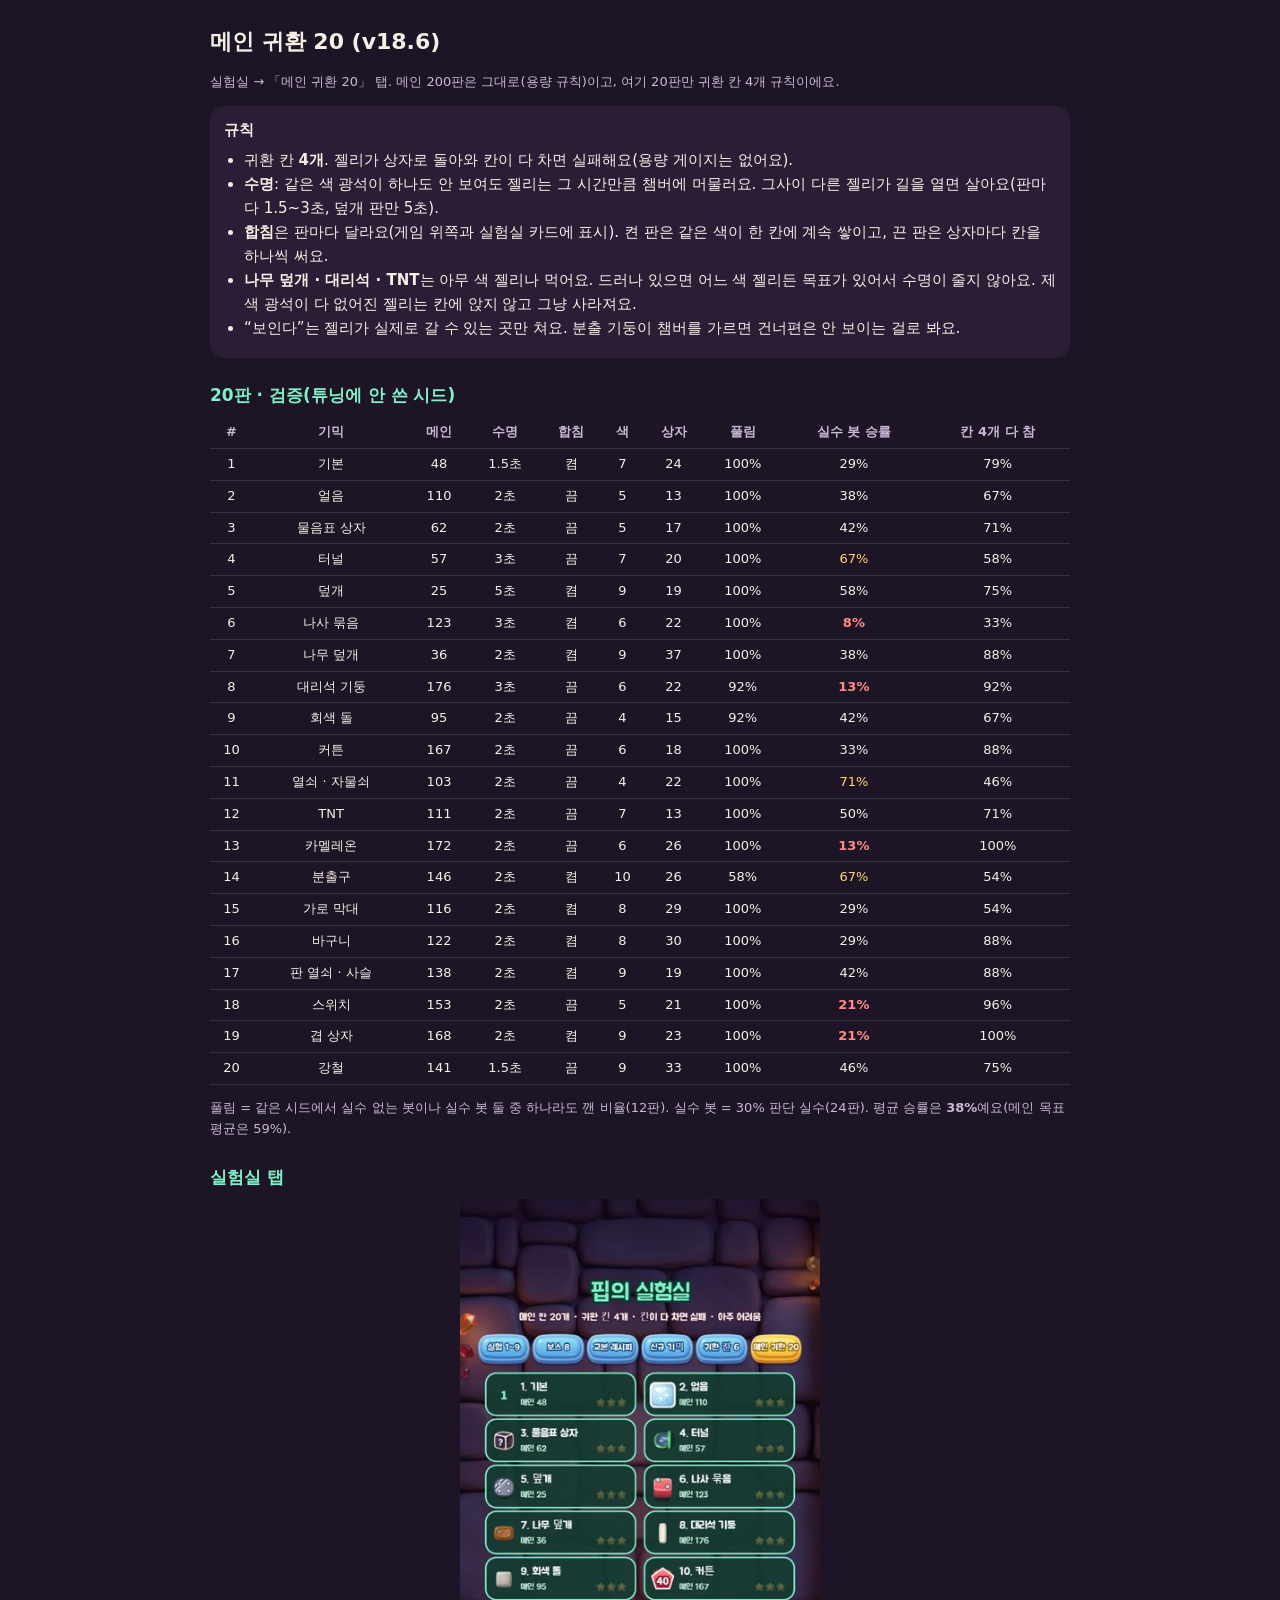
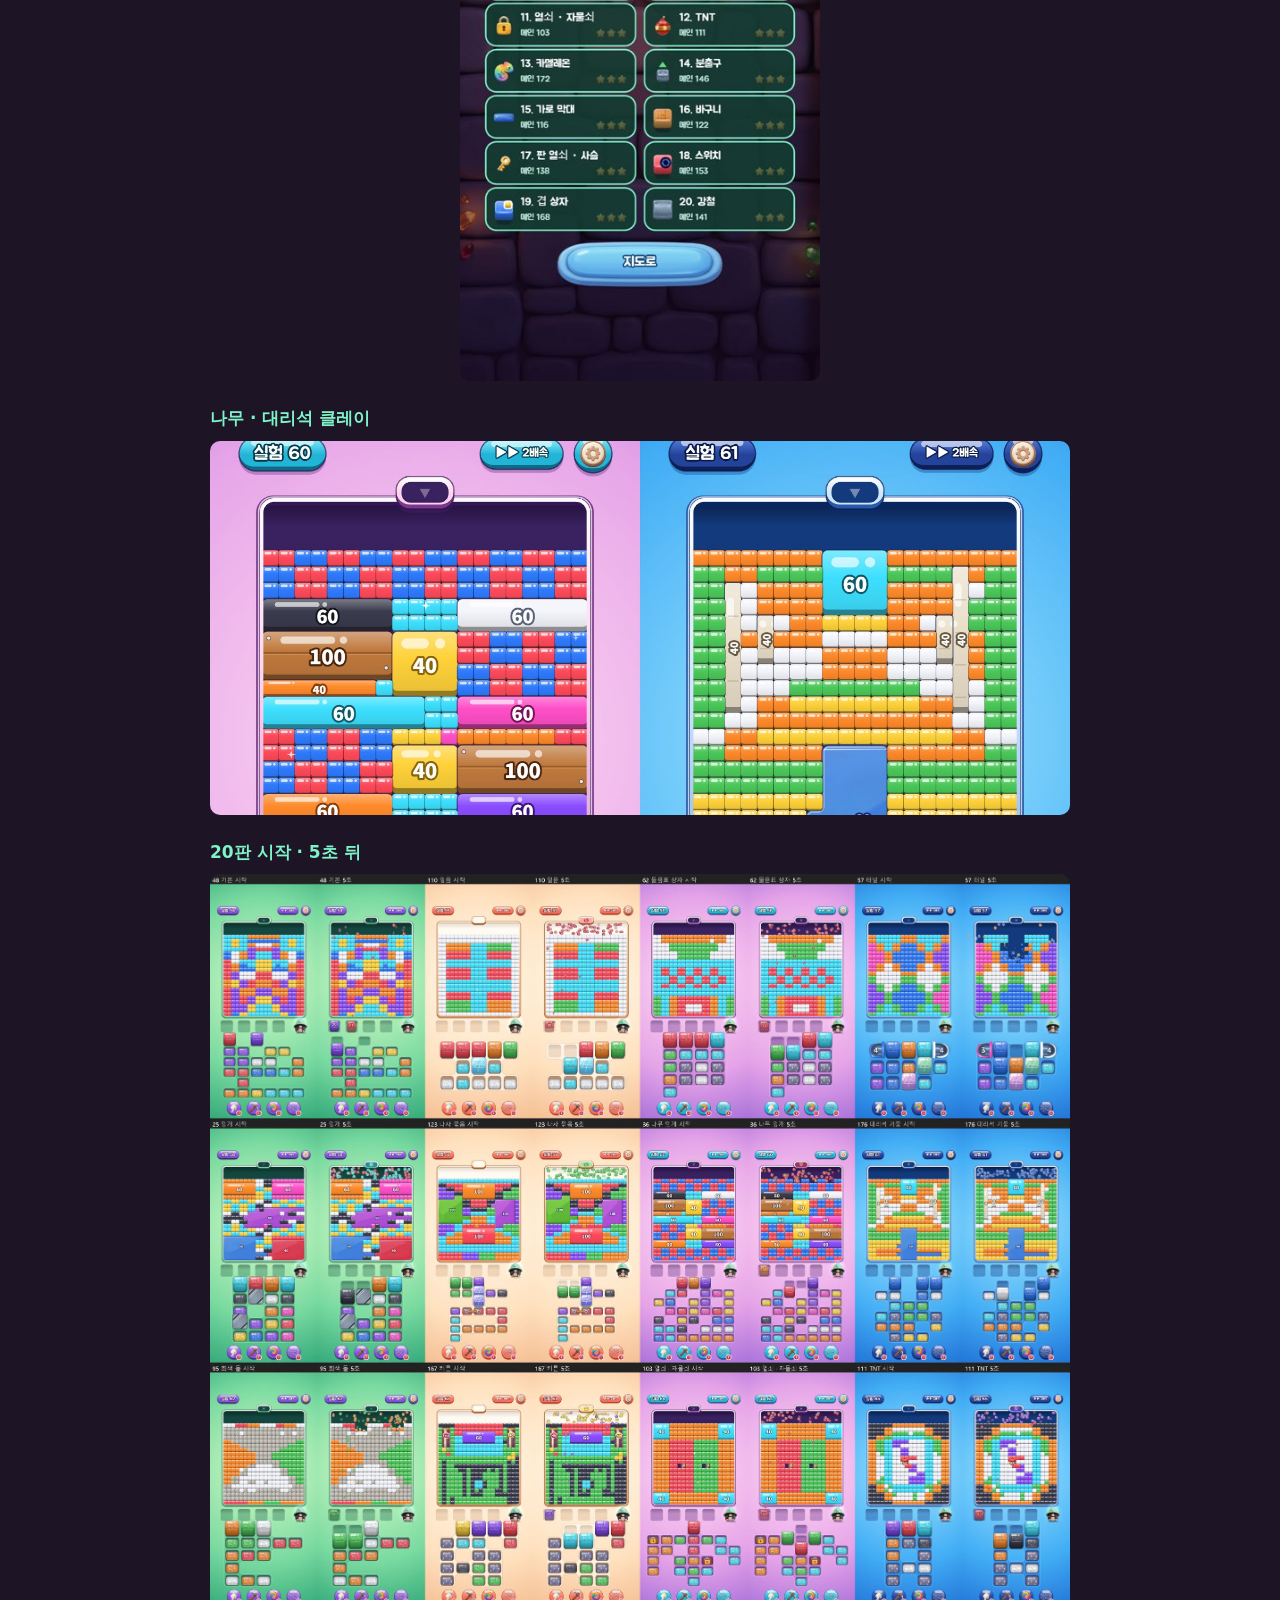
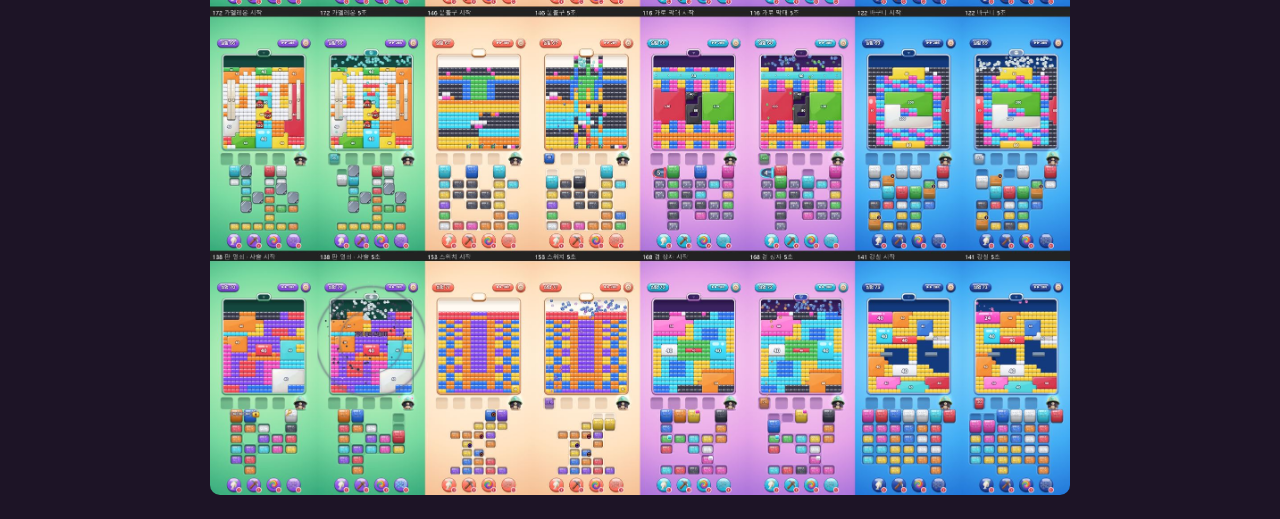
<file: v186/index.html>
<!doctype html><html lang="ko"><head><meta charset="utf-8"><meta name="viewport" content="width=device-width,initial-scale=1"><title>메인 귀환 20</title><style>:root{--bg:#1d1426;--card:#2a1d36;--ink:#f6efe4;--sub:#c9b8d8;--acc:#7ff3c8;--hard:#ff8a8a;--easy:#ffd27a}body{margin:0;background:var(--bg);color:var(--ink);font:15px/1.6 system-ui,sans-serif}main{max-width:860px;margin:auto;padding:16px}h1{font-size:22px;margin:8px 0}h2{font-size:17px;margin:24px 0 8px;color:var(--acc)}.card{background:var(--card);border-radius:14px;padding:12px 14px;margin:10px 0}ul{padding-left:20px;margin:6px 0}table{border-collapse:collapse;width:100%;font-size:13px}th,td{padding:5px 4px;border-bottom:1px solid #3d2c4c;text-align:center}th{color:var(--sub);font-weight:600}.hard{color:var(--hard);font-weight:700}.easy{color:var(--easy)}.wrap{overflow-x:auto}img{max-width:100%;border-radius:10px;display:block;margin:8px auto}.sub{color:var(--sub);font-size:13px}</style></head><body><main><h1>메인 귀환 20 (v18.6)</h1><p class="sub">실험실 → 「메인 귀환 20」 탭. 메인 200판은 그대로(용량 규칙)이고, 여기 20판만 귀환 칸 4개 규칙이에요.</p><div class="card"><b>규칙</b><ul><li>귀환 칸 <b>4개</b>. 젤리가 상자로 돌아와 칸이 다 차면 실패해요(용량 게이지는 없어요).</li><li><b>수명</b>: 같은 색 광석이 하나도 안 보여도 젤리는 그 시간만큼 챔버에 머물러요. 그사이 다른 젤리가 길을 열면 살아요(판마다 1.5~3초, 덮개 판만 5초).</li><li><b>합침</b>은 판마다 달라요(게임 위쪽과 실험실 카드에 표시). 켠 판은 같은 색이 한 칸에 계속 쌓이고, 끈 판은 상자마다 칸을 하나씩 써요.</li><li><b>나무 덮개 · 대리석 · TNT</b>는 아무 색 젤리나 먹어요. 드러나 있으면 어느 색 젤리든 목표가 있어서 수명이 줄지 않아요. 제 색 광석이 다 없어진 젤리는 칸에 앉지 않고 그냥 사라져요.</li><li>“보인다”는 젤리가 실제로 갈 수 있는 곳만 쳐요. 분출 기둥이 챔버를 가르면 건너편은 안 보이는 걸로 봐요.</li></ul></div><h2>20판 · 검증(튜닝에 안 쓴 시드)</h2><div class="wrap"><table><tr><th>#</th><th>기믹</th><th>메인</th><th>수명</th><th>합침</th><th>색</th><th>상자</th><th>풀림</th><th>실수 봇 승률</th><th>칸 4개 다 참</th></tr><tr><td>1</td><td>기본</td><td>48</td><td>1.5초</td><td>켬</td><td>7</td><td>24</td><td>100%</td><td class="">29%</td><td>79%</td></tr><tr><td>2</td><td>얼음</td><td>110</td><td>2초</td><td>끔</td><td>5</td><td>13</td><td>100%</td><td class="">38%</td><td>67%</td></tr><tr><td>3</td><td>물음표 상자</td><td>62</td><td>2초</td><td>끔</td><td>5</td><td>17</td><td>100%</td><td class="">42%</td><td>71%</td></tr><tr><td>4</td><td>터널</td><td>57</td><td>3초</td><td>끔</td><td>7</td><td>20</td><td>100%</td><td class="easy">67%</td><td>58%</td></tr><tr><td>5</td><td>덮개</td><td>25</td><td>5초</td><td>켬</td><td>9</td><td>19</td><td>100%</td><td class="">58%</td><td>75%</td></tr><tr><td>6</td><td>나사 묶음</td><td>123</td><td>3초</td><td>켬</td><td>6</td><td>22</td><td>100%</td><td class="hard">8%</td><td>33%</td></tr><tr><td>7</td><td>나무 덮개</td><td>36</td><td>2초</td><td>켬</td><td>9</td><td>37</td><td>100%</td><td class="">38%</td><td>88%</td></tr><tr><td>8</td><td>대리석 기둥</td><td>176</td><td>3초</td><td>끔</td><td>6</td><td>22</td><td>92%</td><td class="hard">13%</td><td>92%</td></tr><tr><td>9</td><td>회색 돌</td><td>95</td><td>2초</td><td>끔</td><td>4</td><td>15</td><td>92%</td><td class="">42%</td><td>67%</td></tr><tr><td>10</td><td>커튼</td><td>167</td><td>2초</td><td>끔</td><td>6</td><td>18</td><td>100%</td><td class="">33%</td><td>88%</td></tr><tr><td>11</td><td>열쇠 · 자물쇠</td><td>103</td><td>2초</td><td>끔</td><td>4</td><td>22</td><td>100%</td><td class="easy">71%</td><td>46%</td></tr><tr><td>12</td><td>TNT</td><td>111</td><td>2초</td><td>끔</td><td>7</td><td>13</td><td>100%</td><td class="">50%</td><td>71%</td></tr><tr><td>13</td><td>카멜레온</td><td>172</td><td>2초</td><td>끔</td><td>6</td><td>26</td><td>100%</td><td class="hard">13%</td><td>100%</td></tr><tr><td>14</td><td>분출구</td><td>146</td><td>2초</td><td>켬</td><td>10</td><td>26</td><td>58%</td><td class="easy">67%</td><td>54%</td></tr><tr><td>15</td><td>가로 막대</td><td>116</td><td>2초</td><td>켬</td><td>8</td><td>29</td><td>100%</td><td class="">29%</td><td>54%</td></tr><tr><td>16</td><td>바구니</td><td>122</td><td>2초</td><td>켬</td><td>8</td><td>30</td><td>100%</td><td class="">29%</td><td>88%</td></tr><tr><td>17</td><td>판 열쇠 · 사슬</td><td>138</td><td>2초</td><td>켬</td><td>9</td><td>19</td><td>100%</td><td class="">42%</td><td>88%</td></tr><tr><td>18</td><td>스위치</td><td>153</td><td>2초</td><td>끔</td><td>5</td><td>21</td><td>100%</td><td class="hard">21%</td><td>96%</td></tr><tr><td>19</td><td>겹 상자</td><td>168</td><td>2초</td><td>켬</td><td>9</td><td>23</td><td>100%</td><td class="hard">21%</td><td>100%</td></tr><tr><td>20</td><td>강철</td><td>141</td><td>1.5초</td><td>끔</td><td>9</td><td>33</td><td>100%</td><td class="">46%</td><td>75%</td></tr></table></div><p class="sub">풀림 = 같은 시드에서 실수 없는 봇이나 실수 봇 둘 중 하나라도 깬 비율(12판). 실수 봇 = 30% 판단 실수(24판). 평균 승률은 <b>38%</b>예요(메인 목표 평균은 59%).</p><h2>실험실 탭</h2><img src="img/lab.jpg" alt="실험실 메인 귀환 20 탭" style="max-width:360px"><h2>나무 · 대리석 클레이</h2><img src="img/clay.jpg" alt="나무 덮개와 대리석 기둥 클레이"><h2>20판 시작 · 5초 뒤</h2><img src="img/sheet.jpg" alt="20판 화면"></main></body></html>
</file>
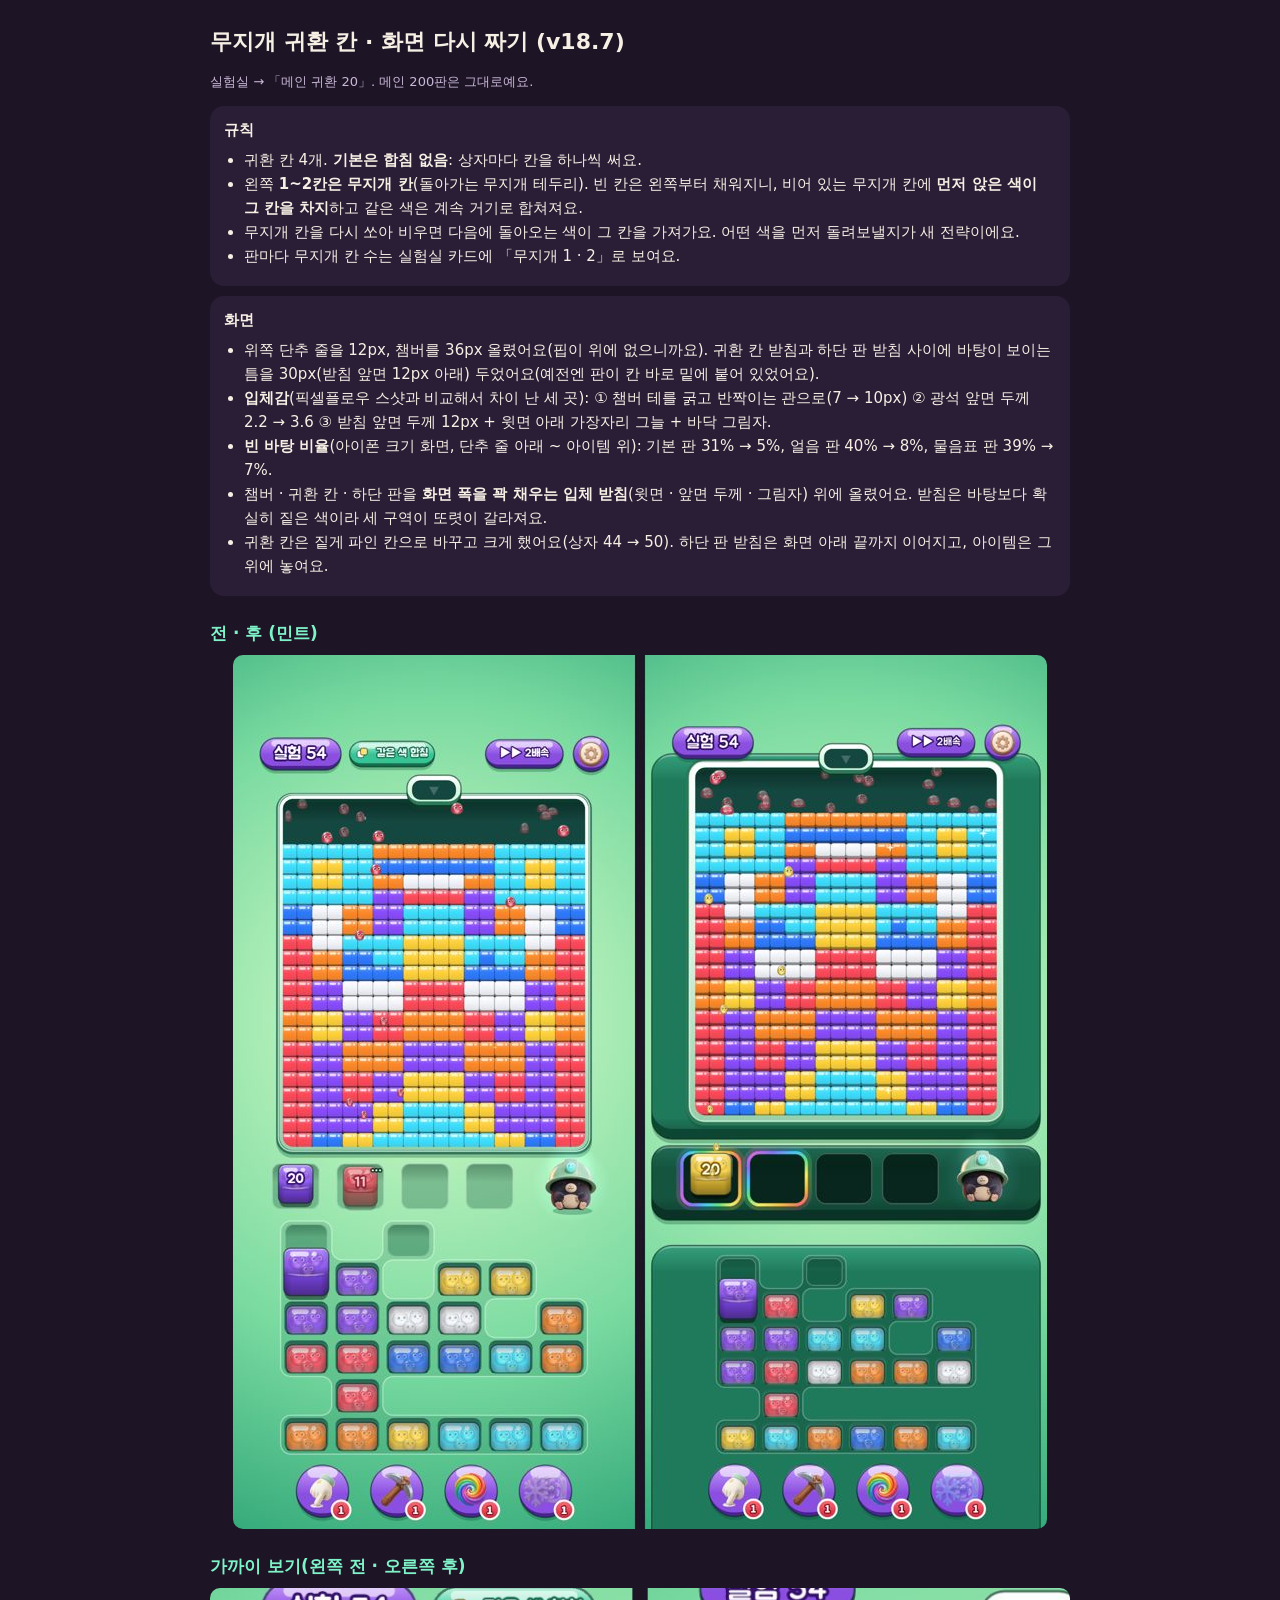
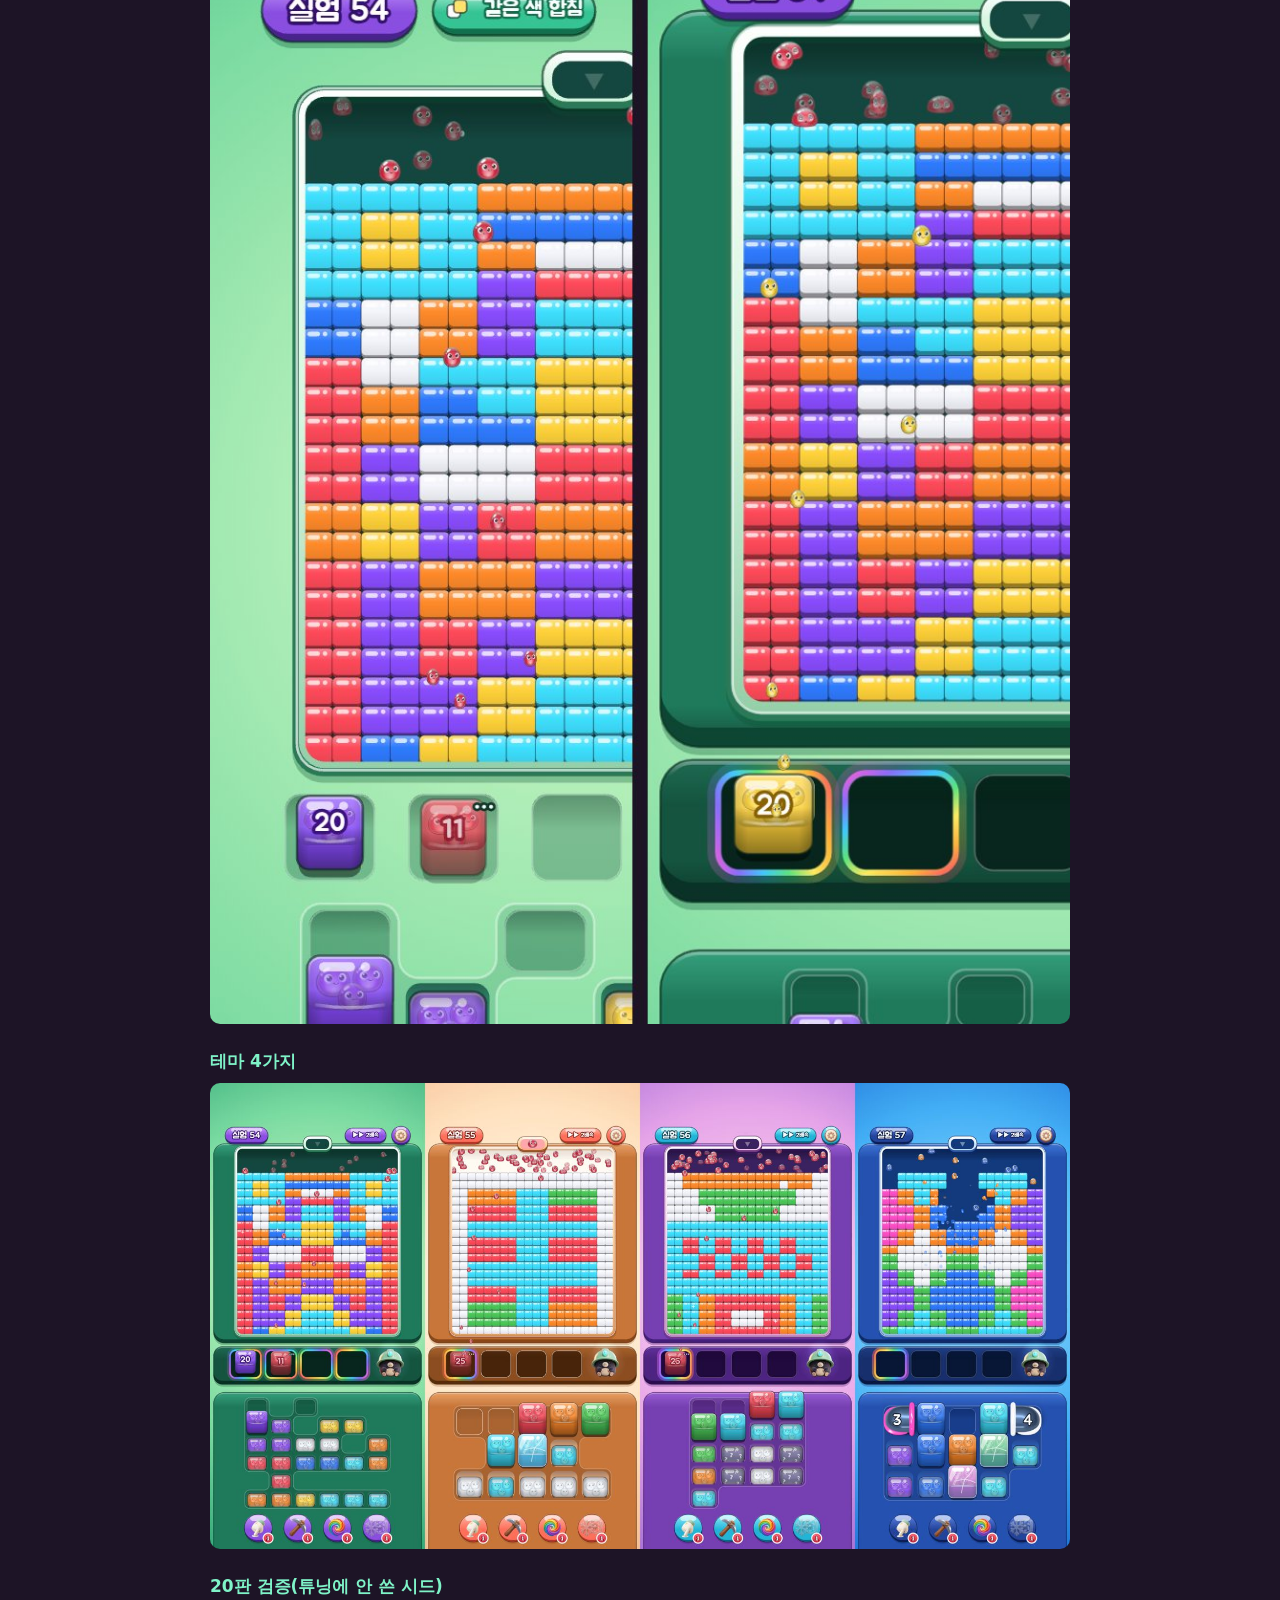
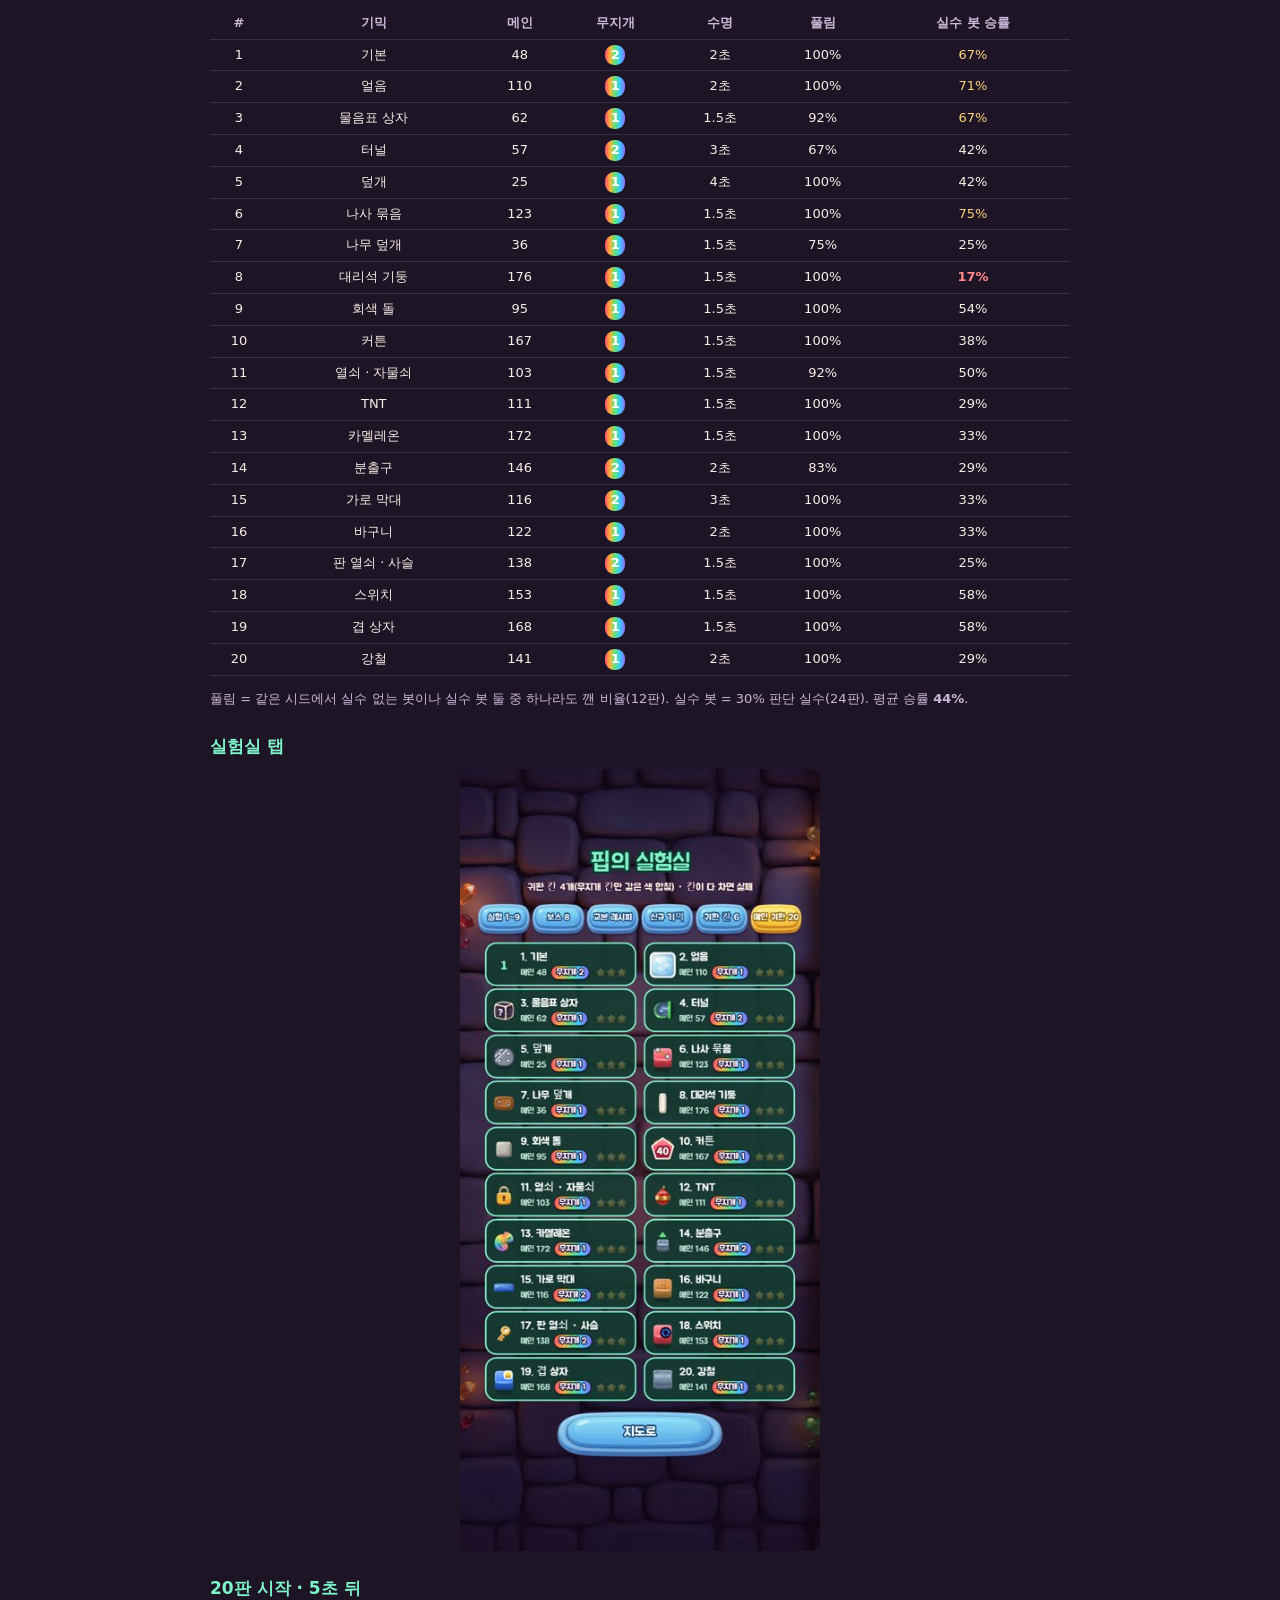
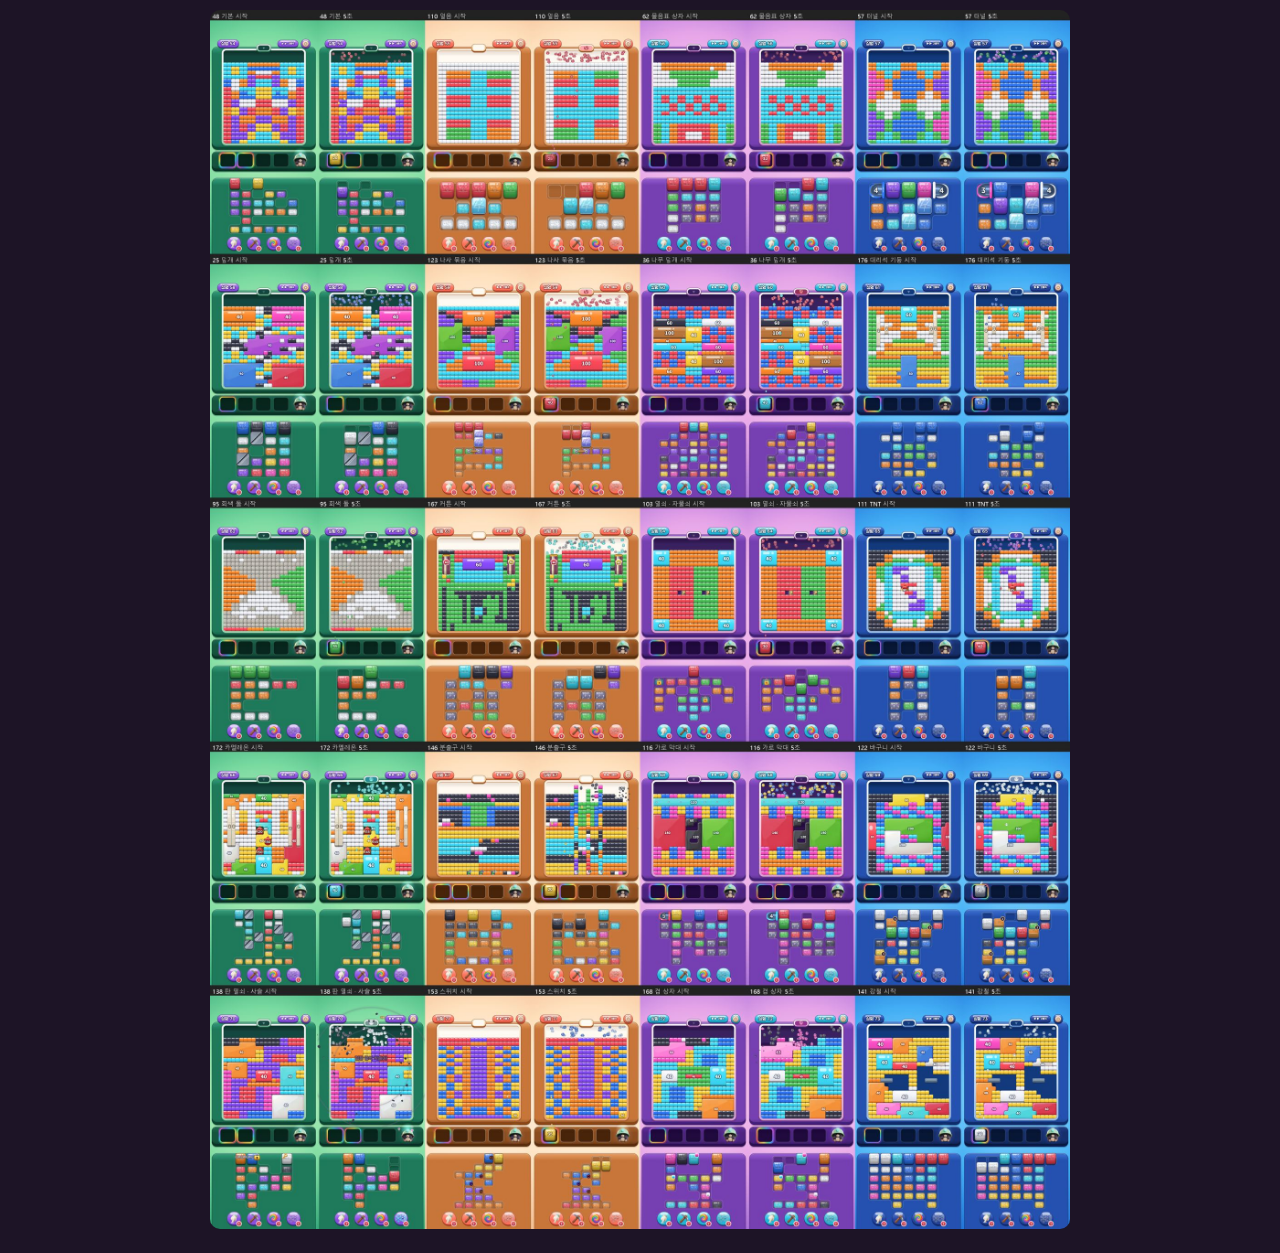
<file: v187/index.html>
<!doctype html><html lang="ko"><head><meta charset="utf-8"><meta name="viewport" content="width=device-width,initial-scale=1"><title>무지개 귀환 칸</title><style>:root{--bg:#1d1426;--card:#2a1d36;--ink:#f6efe4;--sub:#c9b8d8;--acc:#7ff3c8;--hard:#ff8a8a;--easy:#ffd27a}body{margin:0;background:var(--bg);color:var(--ink);font:15px/1.6 system-ui,sans-serif}main{max-width:860px;margin:auto;padding:16px}h1{font-size:22px;margin:8px 0}h2{font-size:17px;margin:24px 0 8px;color:var(--acc)}.card{background:var(--card);border-radius:14px;padding:12px 14px;margin:10px 0}ul{padding-left:20px;margin:6px 0}table{border-collapse:collapse;width:100%;font-size:13px}th,td{padding:5px 4px;border-bottom:1px solid #3d2c4c;text-align:center}th{color:var(--sub);font-weight:600}.hard{color:var(--hard);font-weight:700}.easy{color:var(--easy)}.rb{display:inline-block;min-width:20px;border-radius:9px;color:#fff;font-weight:700;background:linear-gradient(90deg,#ff4d6d,#ffb238,#5be37d,#3fc8ff,#8a6cff)}.wrap{overflow-x:auto}img{max-width:100%;border-radius:10px;display:block;margin:8px auto}.sub{color:var(--sub);font-size:13px}</style></head><body><main><h1>무지개 귀환 칸 · 화면 다시 짜기 (v18.7)</h1><p class="sub">실험실 → 「메인 귀환 20」. 메인 200판은 그대로예요.</p><div class="card"><b>규칙</b><ul><li>귀환 칸 4개. <b>기본은 합침 없음</b>: 상자마다 칸을 하나씩 써요.</li><li>왼쪽 <b>1~2칸은 무지개 칸</b>(돌아가는 무지개 테두리). 빈 칸은 왼쪽부터 채워지니, 비어 있는 무지개 칸에 <b>먼저 앉은 색이 그 칸을 차지</b>하고 같은 색은 계속 거기로 합쳐져요.</li><li>무지개 칸을 다시 쏘아 비우면 다음에 돌아오는 색이 그 칸을 가져가요. 어떤 색을 먼저 돌려보낼지가 새 전략이에요.</li><li>판마다 무지개 칸 수는 실험실 카드에 「무지개 1 · 2」로 보여요.</li></ul></div><div class="card"><b>화면</b><ul><li>위쪽 단추 줄을 12px, 챔버를 36px 올렸어요(핍이 위에 없으니까요). 귀환 칸 받침과 하단 판 받침 사이에 바탕이 보이는 틈을 30px(받침 앞면 12px 아래) 두었어요(예전엔 판이 칸 바로 밑에 붙어 있었어요).</li><li><b>입체감</b>(픽셀플로우 스샷과 비교해서 차이 난 세 곳): ① 챔버 테를 굵고 반짝이는 관으로(7 → 10px) ② 광석 앞면 두께 2.2 → 3.6 ③ 받침 앞면 두께 12px + 윗면 아래 가장자리 그늘 + 바닥 그림자.</li><li><b>빈 바탕 비율</b>(아이폰 크기 화면, 단추 줄 아래 ~ 아이템 위): 기본 판 31% → 5%, 얼음 판 40% → 8%, 물음표 판 39% → 7%.</li><li>챔버 · 귀환 칸 · 하단 판을 <b>화면 폭을 꽉 채우는 입체 받침</b>(윗면 · 앞면 두께 · 그림자) 위에 올렸어요. 받침은 바탕보다 확실히 짙은 색이라 세 구역이 또렷이 갈라져요.</li><li>귀환 칸은 짙게 파인 칸으로 바꾸고 크게 했어요(상자 44 → 50). 하단 판 받침은 화면 아래 끝까지 이어지고, 아이템은 그 위에 놓여요.</li></ul></div><h2>전 · 후 (민트)</h2><img src="img/before_after.jpg" alt="바꾸기 전과 후"><h2>가까이 보기(왼쪽 전 · 오른쪽 후)</h2><img src="img/detail.jpg" alt="챔버 테 · 광석 · 받침 가까이"><h2>테마 4가지</h2><img src="img/themes.jpg" alt="민트 크림 사탕 하늘"><h2>20판 검증(튜닝에 안 쓴 시드)</h2><div class="wrap"><table><tr><th>#</th><th>기믹</th><th>메인</th><th>무지개</th><th>수명</th><th>풀림</th><th>실수 봇 승률</th></tr><tr><td>1</td><td>기본</td><td>48</td><td><span class=rb>2</span></td><td>2초</td><td>100%</td><td class="easy">67%</td></tr><tr><td>2</td><td>얼음</td><td>110</td><td><span class=rb>1</span></td><td>2초</td><td>100%</td><td class="easy">71%</td></tr><tr><td>3</td><td>물음표 상자</td><td>62</td><td><span class=rb>1</span></td><td>1.5초</td><td>92%</td><td class="easy">67%</td></tr><tr><td>4</td><td>터널</td><td>57</td><td><span class=rb>2</span></td><td>3초</td><td>67%</td><td class="">42%</td></tr><tr><td>5</td><td>덮개</td><td>25</td><td><span class=rb>1</span></td><td>4초</td><td>100%</td><td class="">42%</td></tr><tr><td>6</td><td>나사 묶음</td><td>123</td><td><span class=rb>1</span></td><td>1.5초</td><td>100%</td><td class="easy">75%</td></tr><tr><td>7</td><td>나무 덮개</td><td>36</td><td><span class=rb>1</span></td><td>1.5초</td><td>75%</td><td class="">25%</td></tr><tr><td>8</td><td>대리석 기둥</td><td>176</td><td><span class=rb>1</span></td><td>1.5초</td><td>100%</td><td class="hard">17%</td></tr><tr><td>9</td><td>회색 돌</td><td>95</td><td><span class=rb>1</span></td><td>1.5초</td><td>100%</td><td class="">54%</td></tr><tr><td>10</td><td>커튼</td><td>167</td><td><span class=rb>1</span></td><td>1.5초</td><td>100%</td><td class="">38%</td></tr><tr><td>11</td><td>열쇠 · 자물쇠</td><td>103</td><td><span class=rb>1</span></td><td>1.5초</td><td>92%</td><td class="">50%</td></tr><tr><td>12</td><td>TNT</td><td>111</td><td><span class=rb>1</span></td><td>1.5초</td><td>100%</td><td class="">29%</td></tr><tr><td>13</td><td>카멜레온</td><td>172</td><td><span class=rb>1</span></td><td>1.5초</td><td>100%</td><td class="">33%</td></tr><tr><td>14</td><td>분출구</td><td>146</td><td><span class=rb>2</span></td><td>2초</td><td>83%</td><td class="">29%</td></tr><tr><td>15</td><td>가로 막대</td><td>116</td><td><span class=rb>2</span></td><td>3초</td><td>100%</td><td class="">33%</td></tr><tr><td>16</td><td>바구니</td><td>122</td><td><span class=rb>1</span></td><td>2초</td><td>100%</td><td class="">33%</td></tr><tr><td>17</td><td>판 열쇠 · 사슬</td><td>138</td><td><span class=rb>2</span></td><td>1.5초</td><td>100%</td><td class="">25%</td></tr><tr><td>18</td><td>스위치</td><td>153</td><td><span class=rb>1</span></td><td>1.5초</td><td>100%</td><td class="">58%</td></tr><tr><td>19</td><td>겹 상자</td><td>168</td><td><span class=rb>1</span></td><td>1.5초</td><td>100%</td><td class="">58%</td></tr><tr><td>20</td><td>강철</td><td>141</td><td><span class=rb>1</span></td><td>2초</td><td>100%</td><td class="">29%</td></tr></table></div><p class="sub">풀림 = 같은 시드에서 실수 없는 봇이나 실수 봇 둘 중 하나라도 깬 비율(12판). 실수 봇 = 30% 판단 실수(24판). 평균 승률 <b>44%</b>.</p><h2>실험실 탭</h2><img src="img/lab.jpg" alt="실험실 탭" style="max-width:360px"><h2>20판 시작 · 5초 뒤</h2><img src="img/sheet.jpg" alt="20판 화면"></main></body></html>
</file>
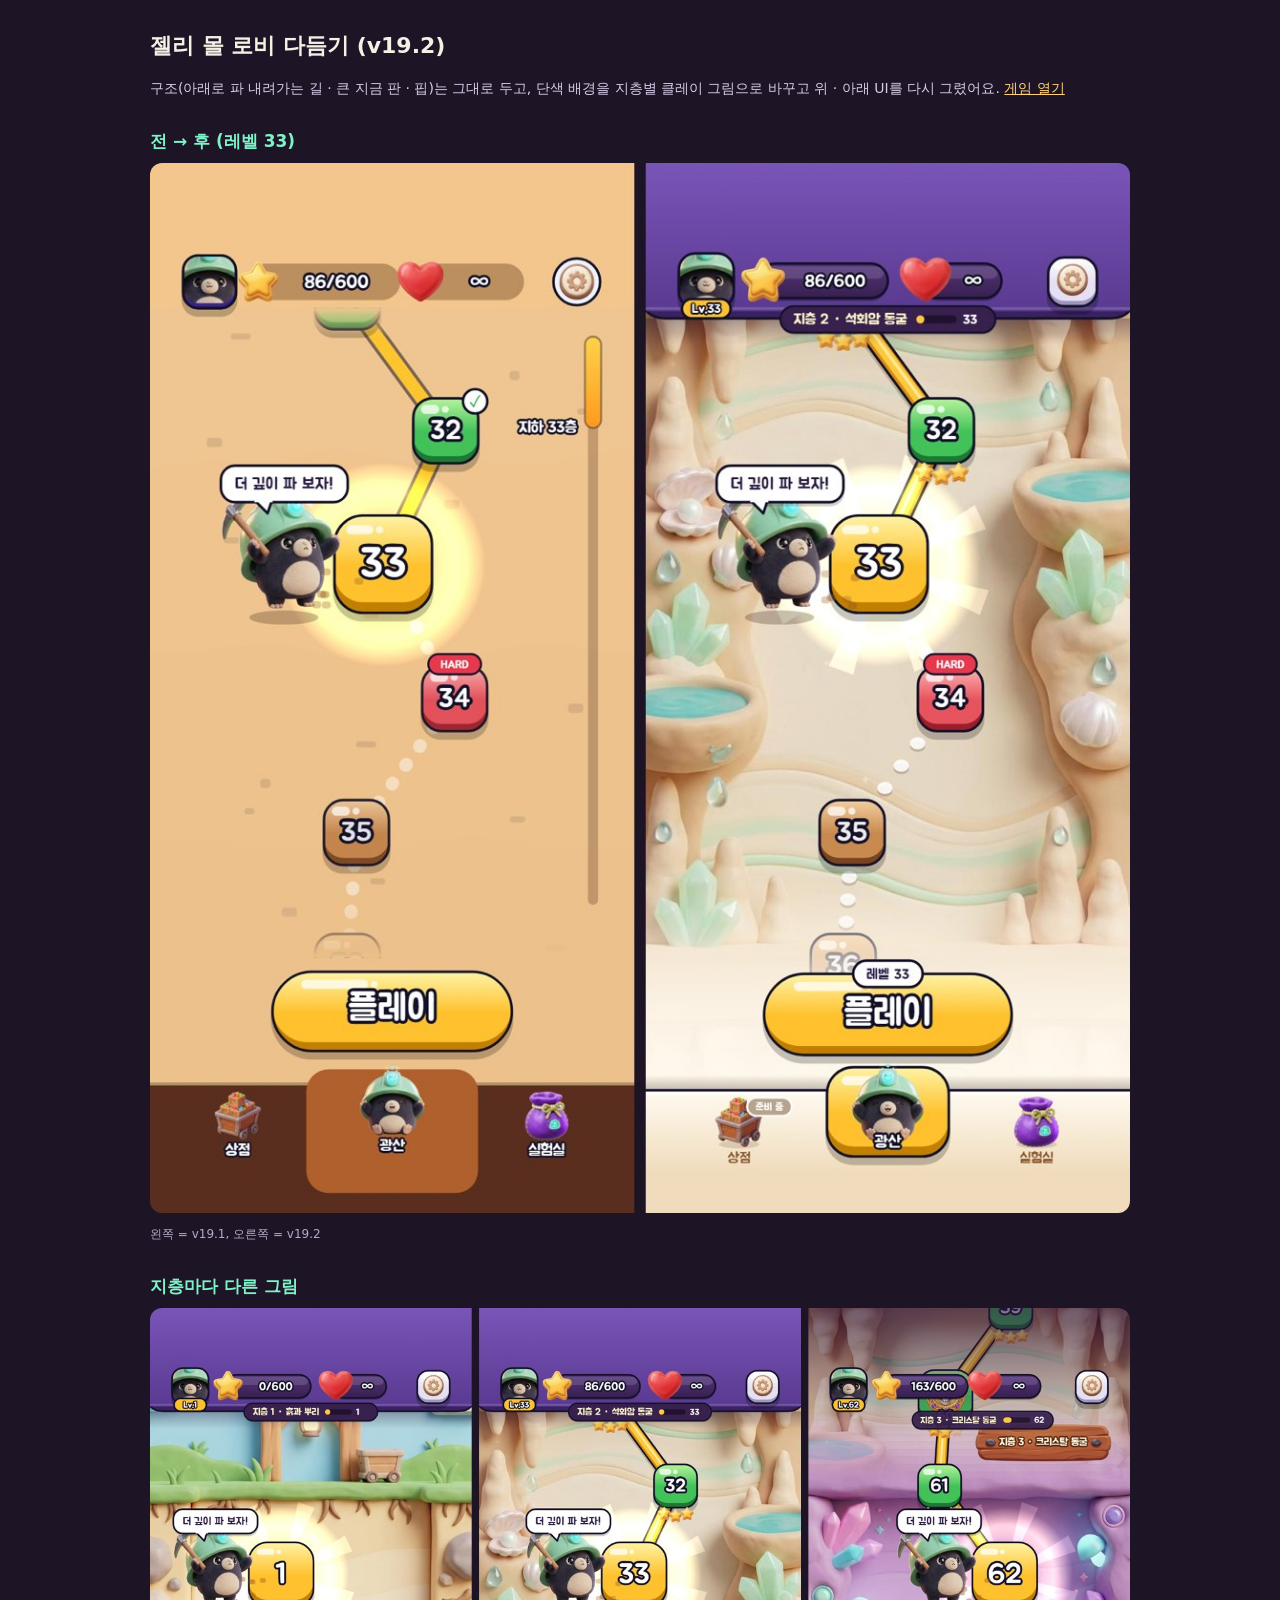
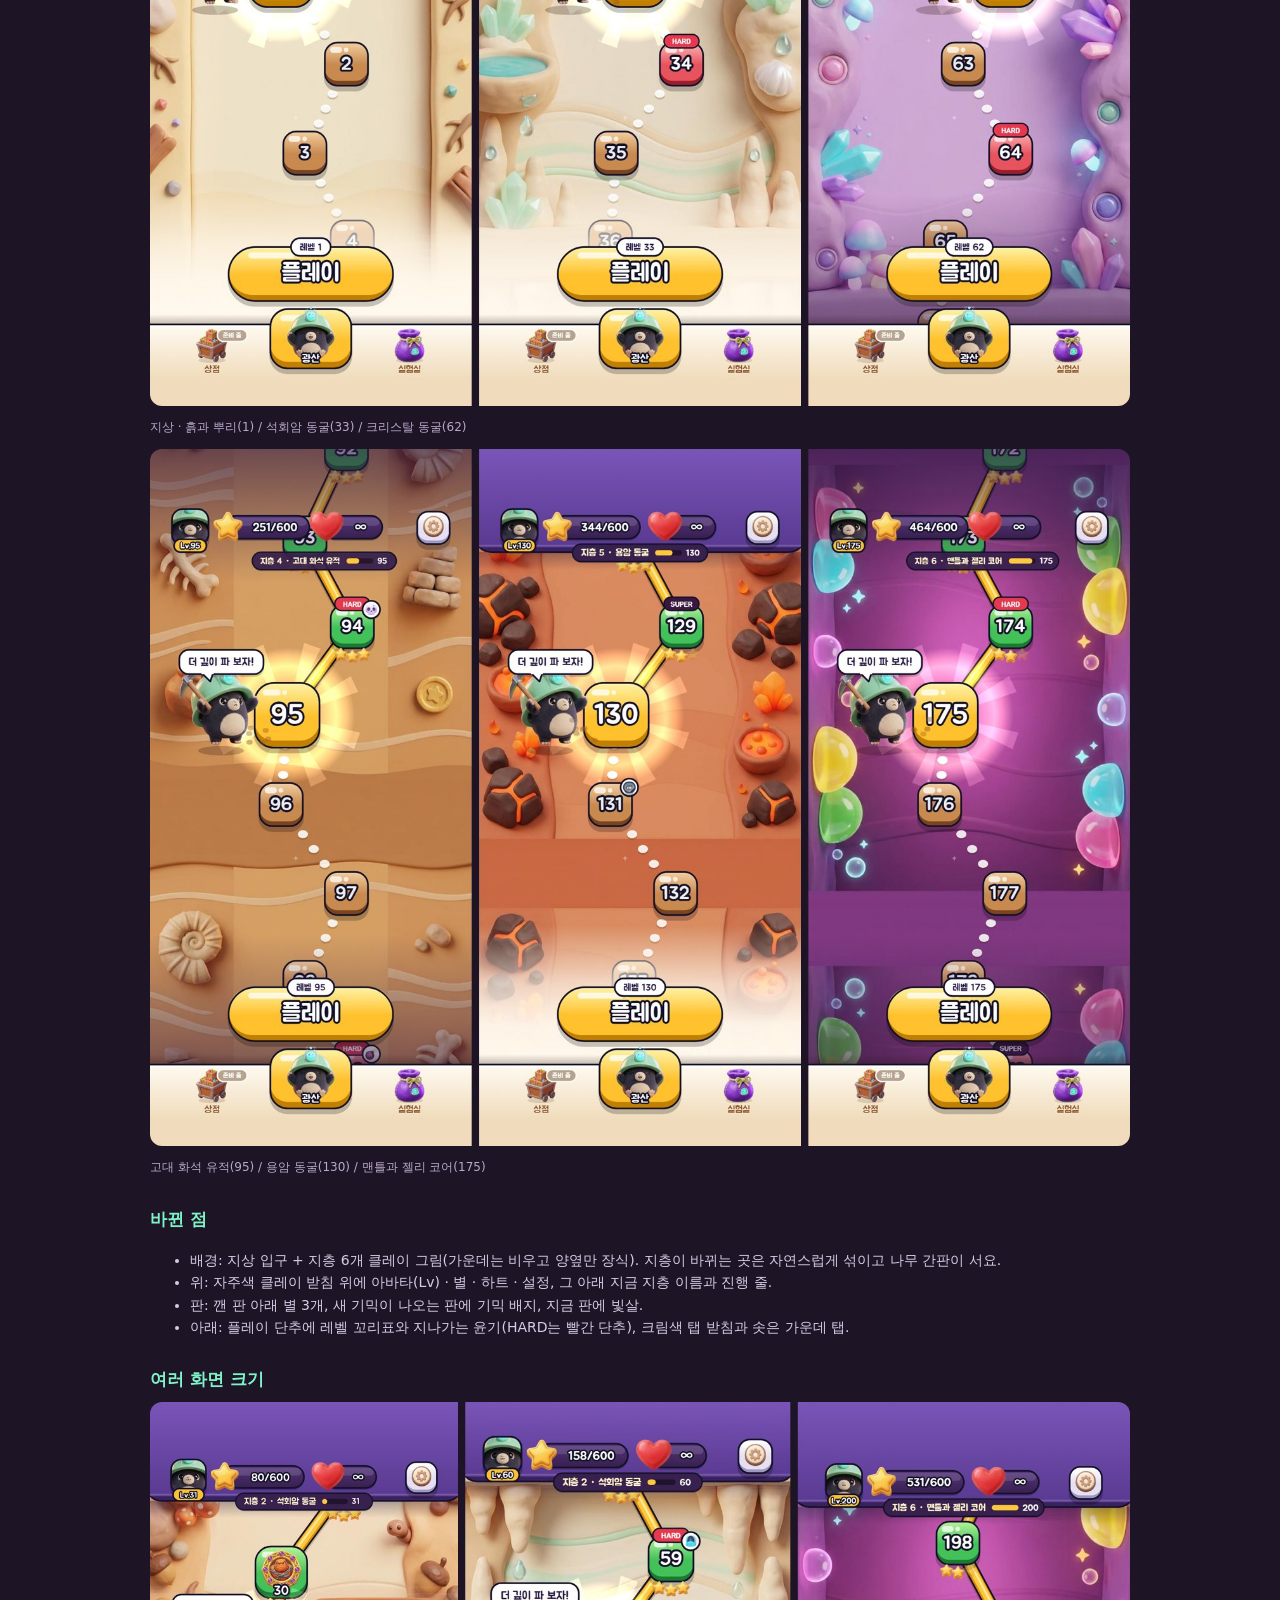
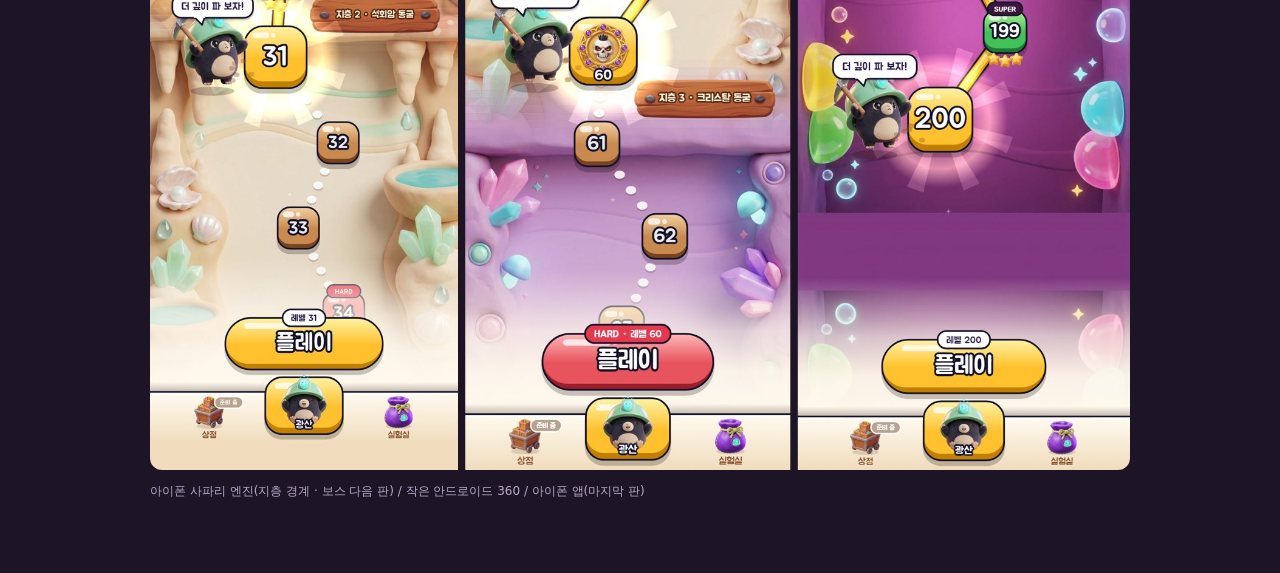
<file: v192/index.html>
<!doctype html><html lang="ko"><head><meta charset="utf-8"><meta name="viewport" content="width=device-width,initial-scale=1"><title>젤리 몰 로비 v19.2</title>
<style>body{margin:0;background:#1d1426;color:#f6efe4;font-family:system-ui,'Apple SD Gothic Neo','Malgun Gothic',sans-serif;line-height:1.6}main{max-width:980px;margin:0 auto;padding:20px 16px 60px}h1{font-size:22px;margin:8px 0}h2{font-size:17px;margin:28px 0 8px;color:#7ff3c8}p,li{font-size:14px;color:#d9cbe6}img{width:100%;border-radius:12px;display:block;margin:8px 0}a{color:#ffd27a}.cap{font-size:12px;color:#b9a8c8}</style></head><body><main>
<h1>젤리 몰 로비 다듬기 (v19.2)</h1>
<p>구조(아래로 파 내려가는 길 · 큰 지금 판 · 핍)는 그대로 두고, 단색 배경을 지층별 클레이 그림으로 바꾸고 위 · 아래 UI를 다시 그렸어요. <a href="../">게임 열기</a></p>
<h2>전 → 후 (레벨 33)</h2><img src="img/before_after.jpg" alt="전후 비교"><p class="cap">왼쪽 = v19.1, 오른쪽 = v19.2</p>
<h2>지층마다 다른 그림</h2><img src="img/strata1.jpg" alt="지상 · 흙과 뿌리, 석회암 동굴, 크리스탈 동굴"><p class="cap">지상 · 흙과 뿌리(1) / 석회암 동굴(33) / 크리스탈 동굴(62)</p>
<img src="img/strata2.jpg" alt="고대 화석 유적, 용암 동굴, 젤리 코어"><p class="cap">고대 화석 유적(95) / 용암 동굴(130) / 맨틀과 젤리 코어(175)</p>
<h2>바뀐 점</h2><ul>
<li>배경: 지상 입구 + 지층 6개 클레이 그림(가운데는 비우고 양옆만 장식). 지층이 바뀌는 곳은 자연스럽게 섞이고 나무 간판이 서요.</li>
<li>위: 자주색 클레이 받침 위에 아바타(Lv) · 별 · 하트 · 설정, 그 아래 지금 지층 이름과 진행 줄.</li>
<li>판: 깬 판 아래 별 3개, 새 기믹이 나오는 판에 기믹 배지, 지금 판에 빛살.</li>
<li>아래: 플레이 단추에 레벨 꼬리표와 지나가는 윤기(HARD는 빨간 단추), 크림색 탭 받침과 솟은 가운데 탭.</li></ul>
<h2>여러 화면 크기</h2><img src="img/devices.jpg" alt="기기별"><p class="cap">아이폰 사파리 엔진(지층 경계 · 보스 다음 판) / 작은 안드로이드 360 / 아이폰 앱(마지막 판)</p>
</main></body></html>
</file>
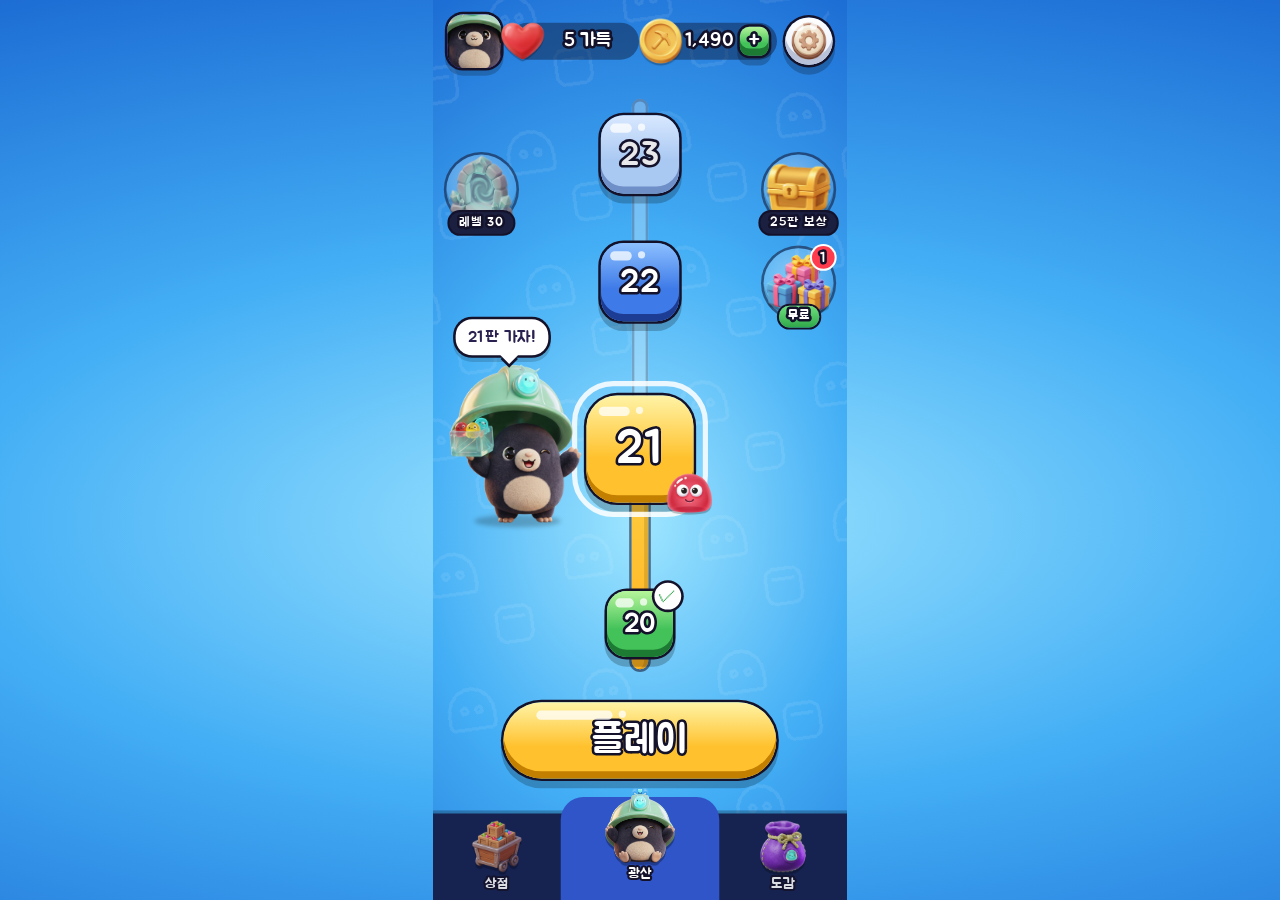
<file: lobby/a.html>
<!doctype html>
<html lang="ko"><head><meta charset="utf-8"><meta name="viewport" content="width=device-width, initial-scale=1, viewport-fit=cover">
<title>로비 시안 A</title>
<link rel="stylesheet" href="https://fonts.googleapis.com/css2?family=Jua&display=swap">
<link rel="stylesheet" href="lobby.css">
<style>
.bg { background: radial-gradient(120% 70% at 50% 58%, #9fe6ff 0%, #43aef5 45%, #1763cf 100%); }
.tabs { --tabbg: #16224f; --tabon: #2f55c8; }
/* 길: 지나온 쪽은 노란 빛, 앞으로 갈 쪽은 흐린 관 */
.rail { position: absolute; left: 50%; width: 16px; margin-left: -8px; border-radius: 8px; z-index: 1; }
.rail.done { background: linear-gradient(#ffd34a, #ffb21e); box-shadow: 0 0 0 2.5px rgba(20,18,42,.55), inset -4px 0 0 rgba(0,0,0,.12); }
.rail.next { background: rgba(255,255,255,.28); box-shadow: inset 0 0 0 2.5px rgba(20,18,42,.25); }
.node { position: absolute; left: 50%; width: 76px; height: 76px; margin-left: -38px; border-radius: 22px; font-size: 32px; z-index: 2; }
.node.cur { width: 104px; height: 104px; margin-left: -52px; border-radius: 30px; font-size: 46px; }
.node.cur .ring { position: absolute; inset: -14px; border-radius: 40px; border: 5px solid rgba(255,255,255,.85); animation: ring 1.6s ease-out infinite; }
@keyframes ring { 0% { opacity: .9; transform: scale(.92); } 100% { opacity: 0; transform: scale(1.18); } }
.node.far { opacity: .45; }
.node .jel { position: absolute; width: 44px; right: -18px; bottom: -10px; filter: drop-shadow(0 2px 0 rgba(0,0,0,.25)); }
.node .chk { position: absolute; right: -8px; top: -8px; width: 26px; height: 26px; border-radius: 50%; background: #fff; color: #2fa84a; font-size: 18px; display: grid; place-items: center; box-shadow: 0 0 0 2.5px var(--ink); -webkit-text-stroke: 0; }
.pip { position: absolute; z-index: 3; width: 128px; }
.pip img { width: 100%; display: block; }
</style></head>
<body><div class="phone">
  <div class="bg"></div><div class="pat"></div>
  <div class="top">
    <div class="avatar"><img src="img/peep_front.png" alt=""></div>
    <div class="chip"><img class="ic" src="img/ic_heart.png" alt=""><b class="txt">5 가득</b></div>
    <div class="chip"><img class="ic" src="img/ic_coin.png" alt=""><b class="txt">1,490</b><span class="clay c-green plus txt">+</span></div>
    <button class="clay c-white gear"><img src="img/ic_gear.png" alt="설정"></button>
  </div>

  <!-- 길(아래 = 지나온 판, 위 = 앞으로 갈 판) -->
  <div class="rail next" style="top:96px;height:330px"></div>
  <div class="rail done" style="top:420px;height:230px"></div>
  <div class="node clay c-far txt" style="top:112px">23</div>
  <div class="node clay c-blue txt" style="top:236px">22</div>
  <div class="node clay c-yellow cur txt" style="top:384px"><span class="ring"></span>21<img class="jel" src="img/jelly_R.png" alt=""></div>

  <div class="node clay c-green txt done" style="top:574px;width:64px;height:64px;margin-left:-32px;border-radius:19px;font-size:26px">20<span class="chk">✓</span></div>
  <div class="pip bob" style="left:16px;top:350px"><img src="img/peep_hero.png" alt="핍"></div>
  <div class="shadow-el" style="left:40px;top:500px;width:84px;height:12px"></div>
  <div class="bubble" style="left:22px;top:310px">21판 가자!</div>
  <style>.bubble::after { left: 46px; bottom: -6px; }</style>

  <div class="side r" style="top:150px">
    <div class="ev"><div class="disk"><img src="img/ic_chest.png" alt=""></div><div class="tag txt">25판 보상</div></div>
    <div class="ev"><div class="dot txt">1</div><div class="disk"><img src="img/ev_gifts.png" alt=""></div><div class="tag g txt">무료</div></div>
  </div>
  <div class="side l" style="top:150px">
    <div class="ev lock"><div class="disk"><img src="img/ev_portal.png" alt=""></div><div class="tag txt">레벨 30</div></div>
  </div>

  <button class="clay c-yellow play txt" style="bottom:118px">플레이</button>
  <nav class="tabs">
    <div class="tab"><img src="img/ev_cart.png" alt=""><span>상점</span></div>
    <div class="tab on"><img src="img/peep_happy.png" alt=""><span>광산</span></div>
    <div class="tab"><img src="img/pouch_closed.png" alt=""><span>도감</span></div>
  </nav>
</div><script>(function(){const ph=document.querySelector('.phone');function fit(){const s=Math.min(innerWidth/402,innerHeight/874,1.15);ph.style.transform='scale('+s+')';}addEventListener('resize',fit);fit();document.body.style.background=getComputedStyle(document.querySelector('.bg')).background;})();</script>
</body></html>
</file>
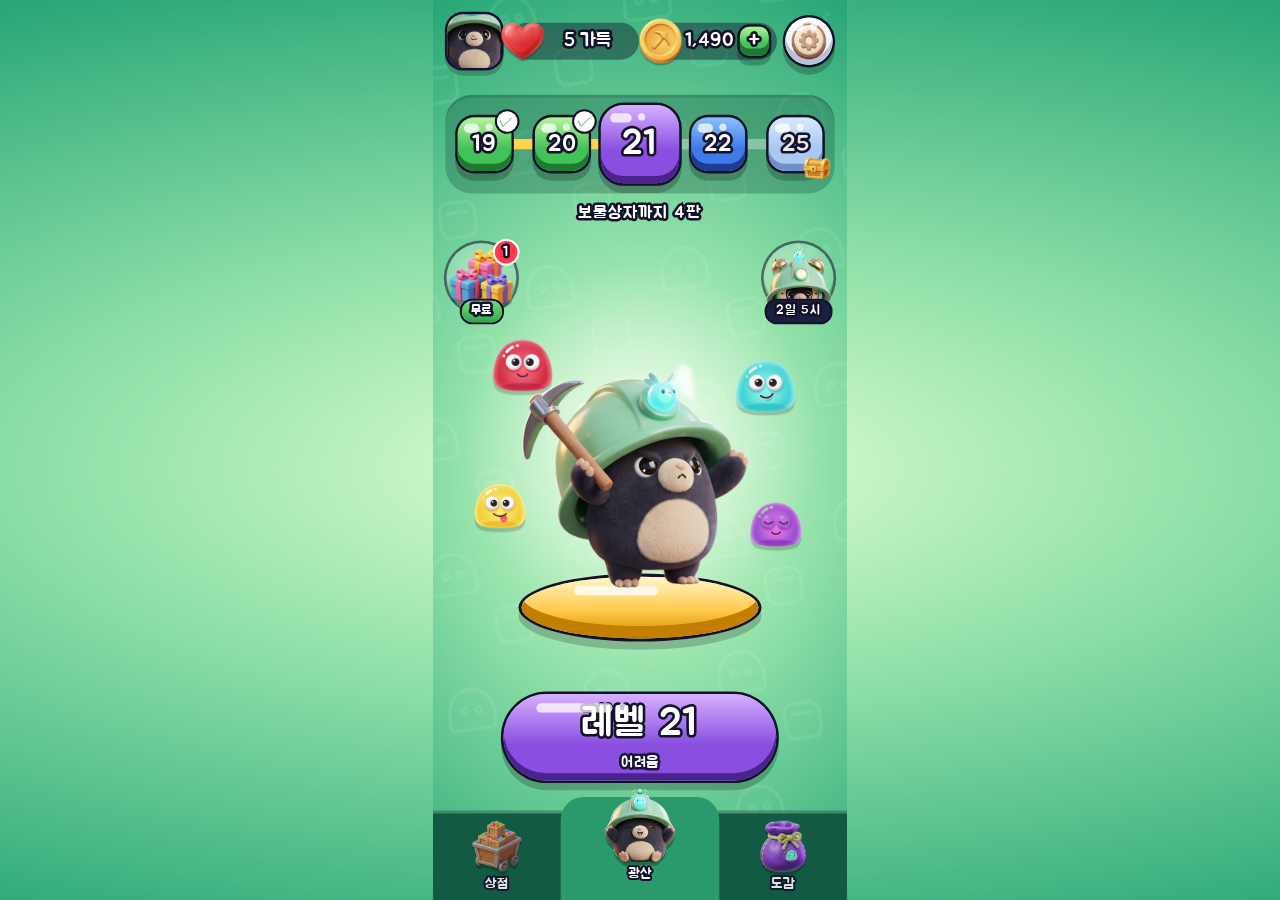
<file: lobby/b.html>
<!doctype html>
<html lang="ko"><head><meta charset="utf-8"><meta name="viewport" content="width=device-width, initial-scale=1, viewport-fit=cover">
<title>로비 시안 B</title>
<link rel="stylesheet" href="https://fonts.googleapis.com/css2?family=Jua&display=swap">
<link rel="stylesheet" href="lobby.css">
<style>
.bg { background: radial-gradient(110% 60% at 50% 52%, #e4ffd6 0%, #8fe0a8 42%, #23a374 100%); }
.tabs { --tabbg: #135a45; --tabon: #2a9a6c; }
/* 위: 스테이지 줄(지난 2 · 지금 · 다음 2) */
.strip { position: absolute; left: 50%; transform: translateX(-50%); top: 92px; width: calc(100% - 24px); max-width: 400px; height: 96px; border-radius: 26px; background: rgba(8,70,50,.28); box-shadow: inset 0 3px 0 rgba(0,0,0,.12); display: grid; grid-template-columns: repeat(5, 1fr); align-items: center; justify-items: center; z-index: 3; }
.strip::before { content: ''; position: absolute; left: 12%; right: 12%; top: 50%; height: 10px; margin-top: -5px; border-radius: 5px; background: linear-gradient(90deg, #ffd34a 0 50%, rgba(255,255,255,.35) 50% 100%); }
.sn { width: 52px; height: 52px; border-radius: 16px; font-size: 22px; z-index: 1; }
.sn.cur { width: 76px; height: 76px; border-radius: 22px; font-size: 34px; }
.sn .chk { position: absolute; right: -6px; top: -6px; width: 20px; height: 20px; border-radius: 50%; background: #fff; color: #2fa84a; font-size: 14px; display: grid; place-items: center; box-shadow: 0 0 0 2px var(--ink); -webkit-text-stroke: 0; }
.sn .lk { position: absolute; width: 26px; right: -8px; bottom: -8px; }
.stage-cap { position: absolute; left: 0; right: 0; top: 196px; text-align: center; font-size: 17px; z-index: 3; }
/* 가운데: 핍 무대 */
.spot { position: absolute; left: 50%; top: 250px; width: 360px; height: 360px; margin-left: -180px; border-radius: 50%; background: radial-gradient(circle, rgba(255,255,255,.75) 0%, rgba(255,255,255,.25) 40%, rgba(255,255,255,0) 68%); z-index: 0; }
.stand { position: absolute; left: 50%; top: 560px; width: 230px; height: 60px; margin-left: -115px; border-radius: 50%; background: linear-gradient(#fff6c8, #ffc94a 55%, #d18a00); box-shadow: 0 0 0 3px var(--ink), 0 8px 0 3px rgba(0,0,0,.2), inset 0 -12px 0 #c27f00; z-index: 1; }
.stand::before { content: ''; position: absolute; left: 22%; top: 9px; width: 36%; height: 9px; border-radius: 9px; background: rgba(255,255,255,.75); }
.hero { position: absolute; left: 50%; top: 350px; width: 284px; margin-left: -142px; z-index: 2; }
.hero img { width: 100%; display: block; }
.jf { position: absolute; width: 58px; z-index: 2; filter: drop-shadow(0 4px 0 rgba(0,0,0,.18)); }
</style></head>
<body><div class="phone">
  <div class="bg"></div><div class="pat"></div>
  <div class="top">
    <div class="avatar"><img src="img/peep_front.png" alt=""></div>
    <div class="chip"><img class="ic" src="img/ic_heart.png" alt=""><b class="txt">5 가득</b></div>
    <div class="chip"><img class="ic" src="img/ic_coin.png" alt=""><b class="txt">1,490</b><span class="clay c-green plus txt">+</span></div>
    <button class="clay c-white gear"><img src="img/ic_gear.png" alt="설정"></button>
  </div>

  <div class="strip">
    <div class="sn clay c-green txt">19<span class="chk">✓</span></div>
    <div class="sn clay c-green txt">20<span class="chk">✓</span></div>
    <div class="sn clay c-purple cur txt">21</div>
    <div class="sn clay c-blue txt">22</div>
    <div class="sn clay c-far txt">25<img class="lk" src="img/ic_chest.png" alt=""></div>
  </div>
  <div class="stage-cap txt">보물상자까지 4판</div>

  <div class="spot"></div>
  <div class="stand"></div>
  <img class="jf float" src="img/jelly_R.png" alt="" style="left:58px;top:330px;animation-delay:-.4s">
  <img class="jf float" src="img/jelly_Y.png" alt="" style="left:40px;top:470px;width:50px;animation-delay:-1.6s">
  <img class="jf float" src="img/jelly_C.png" alt="" style="right:50px;top:350px;animation-delay:-2.3s">
  <img class="jf float" src="img/jelly_P.png" alt="" style="right:44px;top:488px;width:50px;animation-delay:-1s">
  <div class="hero bob"><img src="img/peep_dig_up.png" alt="핍"></div>

  <div class="side l" style="top:236px">
    <div class="ev"><div class="dot txt">1</div><div class="disk"><img src="img/ev_gifts.png" alt=""></div><div class="tag g txt">무료</div></div>
  </div>
  <div class="side r" style="top:236px">
    <div class="ev"><div class="disk"><img src="img/ev_clock.png" alt=""></div><div class="tag txt">2일 5시</div></div>
  </div>

  <button class="clay c-purple play txt" style="bottom:116px;height:84px;line-height:1">레벨 21<small>어려움</small></button>
  <nav class="tabs">
    <div class="tab"><img src="img/ev_cart.png" alt=""><span>상점</span></div>
    <div class="tab on"><img src="img/peep_happy.png" alt=""><span>광산</span></div>
    <div class="tab"><img src="img/pouch_closed.png" alt=""><span>도감</span></div>
  </nav>
</div><script>(function(){const ph=document.querySelector('.phone');function fit(){const s=Math.min(innerWidth/402,innerHeight/874,1.15);ph.style.transform='scale('+s+')';}addEventListener('resize',fit);fit();document.body.style.background=getComputedStyle(document.querySelector('.bg')).background;})();</script>
</body></html>
</file>
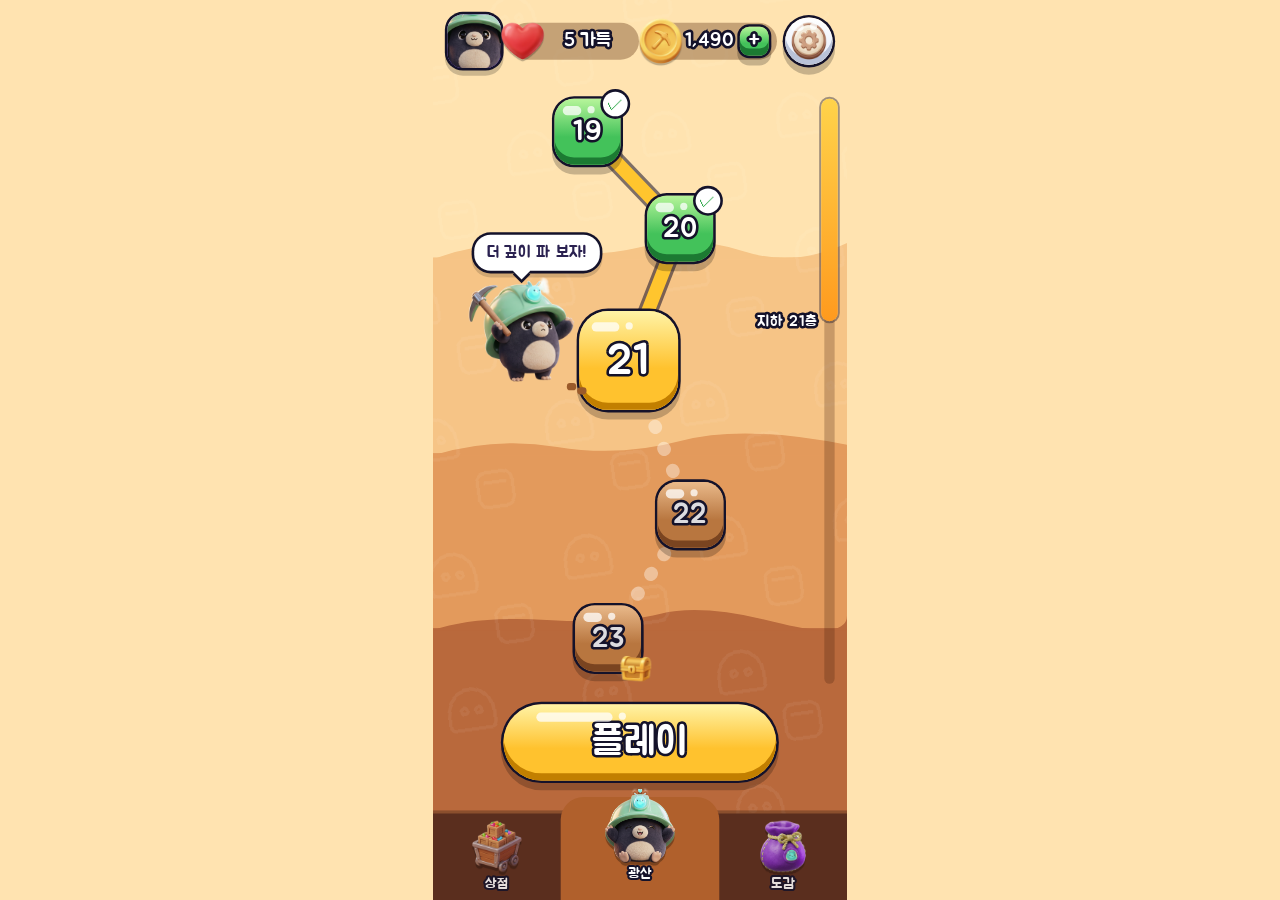
<file: lobby/c.html>
<!doctype html>
<html lang="ko"><head><meta charset="utf-8"><meta name="viewport" content="width=device-width, initial-scale=1, viewport-fit=cover">
<title>로비 시안 C</title>
<link rel="stylesheet" href="https://fonts.googleapis.com/css2?family=Jua&display=swap">
<link rel="stylesheet" href="lobby.css">
<style>
/* 광산이라 길이 '아래로' — 지층 띠 4장(단색 + 물결 경계)만, 장식 없음 */
.bg { background: #ffe3b0; }
.layer { position: absolute; left: 0; right: 0; bottom: 0; z-index: -2; }
.layer svg { position: absolute; top: -22px; left: 0; width: 100%; height: 24px; }
.pat { opacity: .35; }
.tabs { --tabbg: #5a2e1e; --tabon: #b0602c; }
.path { position: absolute; left: 0; top: 0; width: 100%; height: 874px; z-index: 1; pointer-events: none; }
.node { position: absolute; width: 64px; height: 64px; margin-left: -32px; border-radius: 19px; font-size: 27px; z-index: 2; }
.node.cur { width: 96px; height: 96px; margin-left: -48px; border-radius: 28px; font-size: 42px; }
.node .chk { position: absolute; right: -7px; top: -7px; width: 24px; height: 24px; border-radius: 50%; background: #fff; color: #2fa84a; font-size: 16px; display: grid; place-items: center; box-shadow: 0 0 0 2.5px var(--ink); -webkit-text-stroke: 0; }
.node .lk { position: absolute; width: 30px; right: -10px; bottom: -10px; }
.c-dirt { --l: #e9b98a; --m: #b8763f; --d: #7a4420; color: rgba(255,255,255,.85); }
.depth { position: absolute; right: 12px; top: 96px; bottom: 210px; width: 10px; border-radius: 5px; background: rgba(60,25,10,.25); z-index: 2; }
.depth i { position: absolute; left: -3px; right: -3px; top: 0; height: 38%; border-radius: 8px; background: linear-gradient(#ffd34a, #ff9a1e); box-shadow: 0 0 0 2px rgba(20,18,42,.4); }
.depth b { position: absolute; right: 16px; top: 38%; transform: translateY(-50%); font-weight: 400; font-size: 15px; white-space: nowrap; }
.pip { position: absolute; width: 132px; z-index: 3; }
.pip img { width: 100%; display: block; }
.dirt { position: absolute; width: 9px; height: 7px; border-radius: 3px; background: #9a5a2a; z-index: 3; animation: dirt 1.1s ease-out infinite; }
@keyframes dirt { 0% { transform: translate(0,0); opacity: 1; } 100% { transform: translate(var(--dx), -26px); opacity: 0; } }
</style></head>
<body><div class="phone">
  <div class="bg"></div>
  <div class="layer" style="top:250px;background:#f6c486"><svg viewBox="0 0 400 24" preserveAspectRatio="none"><path d="M0 24 Q50 4 100 14 T200 12 T300 16 T400 8 V24Z" fill="#f6c486"/></svg></div>
  <div class="layer" style="top:440px;background:#e39a5c"><svg viewBox="0 0 400 24" preserveAspectRatio="none"><path d="M0 24 Q60 6 120 16 T240 10 T400 14 V24Z" fill="#e39a5c"/></svg></div>
  <div class="layer" style="top:610px;background:#b9693c"><svg viewBox="0 0 400 24" preserveAspectRatio="none"><path d="M0 24 Q40 10 110 14 T220 8 T330 16 T400 10 V24Z" fill="#b9693c"/></svg></div>
  <div class="pat"></div>
  <div class="top">
    <div class="avatar"><img src="img/peep_front.png" alt=""></div>
    <div class="chip" style="background:rgba(90,40,10,.35)"><img class="ic" src="img/ic_heart.png" alt=""><b class="txt">5 가득</b></div>
    <div class="chip" style="background:rgba(90,40,10,.35)"><img class="ic" src="img/ic_coin.png" alt=""><b class="txt">1,490</b><span class="clay c-green plus txt">+</span></div>
    <button class="clay c-white gear"><img src="img/ic_gear.png" alt="설정"></button>
  </div>

  <svg class="path" viewBox="0 0 402 874" preserveAspectRatio="none">
    <path d="M150 128 L240 222 L190 350" fill="none" stroke="#14122a" stroke-opacity=".55" stroke-width="19" stroke-linecap="round" stroke-linejoin="round" vector-effect="non-scaling-stroke"/>
    <path d="M150 128 L240 222 L190 350" fill="none" stroke="#ffc52e" stroke-width="13" stroke-linecap="round" stroke-linejoin="round" vector-effect="non-scaling-stroke"/>
    <path d="M190 350 L250 500 L170 620" fill="none" stroke="#fff" stroke-opacity=".38" stroke-width="13" stroke-linecap="round" stroke-dasharray="1 22" vector-effect="non-scaling-stroke"/>
  </svg>
  <div class="node clay c-green txt" style="left:37.3%;top:96px">19<span class="chk">✓</span></div>
  <div class="node clay c-green txt" style="left:59.7%;top:190px">20<span class="chk">✓</span></div>
  <div class="node clay c-yellow cur txt" style="left:47.3%;top:302px">21</div>
  <div class="node clay c-dirt txt" style="left:62.2%;top:468px">22</div>
  <div class="node clay c-dirt txt" style="left:42.3%;top:588px">23<img class="lk" src="img/ic_chest.png" alt=""></div>

  <div class="pip bob" style="left:calc(47.3% - 168px);top:268px"><img src="img/peep_dig_up.png" alt="핍"></div>
  <span class="dirt" style="left:calc(47.3% - 60px);top:372px;--dx:-14px"></span>
  <span class="dirt" style="left:calc(47.3% - 50px);top:376px;--dx:10px;animation-delay:-.5s"></span>
  <div class="bubble" style="left:calc(47.3% - 150px);top:228px">더 깊이 파 보자!</div>
  <style>.bubble::after { left: 40px; bottom: -6px; }</style>

  <div class="depth"><i></i><b class="txt">지하 21층</b></div>

  <button class="clay c-yellow play txt" style="bottom:116px">플레이</button>
  <nav class="tabs">
    <div class="tab"><img src="img/ev_cart.png" alt=""><span>상점</span></div>
    <div class="tab on"><img src="img/peep_happy.png" alt=""><span>광산</span></div>
    <div class="tab"><img src="img/pouch_closed.png" alt=""><span>도감</span></div>
  </nav>
</div><script>(function(){const ph=document.querySelector('.phone');function fit(){const s=Math.min(innerWidth/402,innerHeight/874,1.15);ph.style.transform='scale('+s+')';}addEventListener('resize',fit);fit();document.body.style.background=getComputedStyle(document.querySelector('.bg')).background;})();</script>
</body></html>
</file>
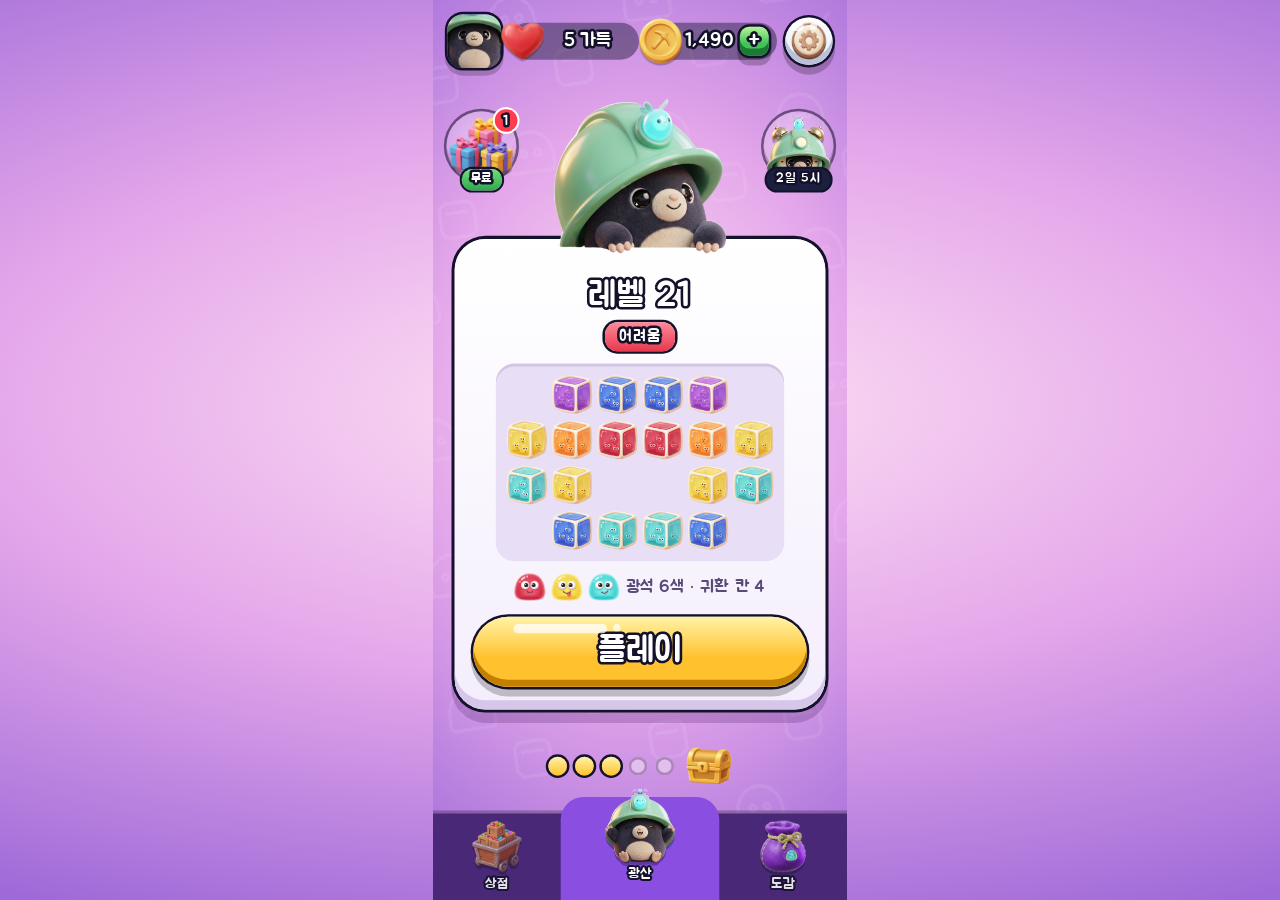
<file: lobby/d.html>
<!doctype html>
<html lang="ko"><head><meta charset="utf-8"><meta name="viewport" content="width=device-width, initial-scale=1, viewport-fit=cover">
<title>로비 시안 D</title>
<link rel="stylesheet" href="https://fonts.googleapis.com/css2?family=Jua&display=swap">
<link rel="stylesheet" href="lobby.css">
<style>
.bg { background: radial-gradient(110% 65% at 50% 45%, #ffe2f4 0%, #e3a6ea 48%, #9763d6 100%); }
.tabs { --tabbg: #4a2878; --tabon: #8a4fe0; }
/* 다음 판 카드: 판 미리보기가 주인공, 핍은 카드 위에 매달려 빼꼼 */
.card { position: absolute; left: 50%; top: 232px; width: calc(100% - 40px); max-width: 360px; transform: translateX(-50%); padding: 34px 18px 22px; border-radius: 30px; z-index: 2;
  background: linear-gradient(#ffffff, #f4eefc); box-shadow: inset 0 -9px 0 #d5c6ea, 0 0 0 3px var(--ink), 0 10px 0 3px rgba(60,20,90,.22); color: #2a1e48; display: grid; gap: 12px; }
.card h2 { margin: 0; font-weight: 400; font-size: 34px; text-align: center; color: #fff; }
.diff { justify-self: center; margin-top: -8px; padding: 3px 14px 5px; border-radius: 12px; background: linear-gradient(#ff8a98, #e8384e); box-shadow: 0 0 0 2.5px var(--ink); color: #fff; font-size: 16px; }
.board { justify-self: center; display: grid; grid-template-columns: repeat(6, 40px); gap: 4px; padding: 10px; border-radius: 18px; background: #e8def5; box-shadow: inset 0 3px 0 rgba(60,20,90,.12); }
.board img { width: 40px; height: 40px; object-fit: contain; display: block; }
.board i { width: 40px; height: 40px; }
.goal { display: flex; justify-content: center; align-items: center; gap: 6px; font-size: 17px; color: #5a4a7a; }
.goal img { width: 30px; }
.card .play { position: relative; left: auto; transform: none; width: 100%; height: 68px; font-size: 34px; margin-top: 4px; }
.card .play:active { transform: translateY(3px) scale(.98); }
.peek { position: absolute; left: 50%; top: 96px; width: 168px; margin-left: -84px; z-index: 3; }
.peek img { width: 100%; display: block; }
.prog { position: absolute; left: 50%; bottom: 112px; transform: translateX(-50%); display: flex; align-items: center; gap: 8px; z-index: 2; font-size: 16px; white-space: nowrap; }
.prog .d { width: 18px; height: 18px; border-radius: 50%; background: rgba(255,255,255,.4); box-shadow: inset 0 0 0 2.5px rgba(40,10,60,.3); }
.prog .d.on { background: linear-gradient(#fff3a6, #ffc22e); box-shadow: 0 0 0 2.5px var(--ink); }
.prog img { width: 44px; margin-left: 4px; }
</style></head>
<body><div class="phone">
  <div class="bg"></div><div class="pat"></div>
  <div class="top">
    <div class="avatar"><img src="img/peep_front.png" alt=""></div>
    <div class="chip"><img class="ic" src="img/ic_heart.png" alt=""><b class="txt">5 가득</b></div>
    <div class="chip"><img class="ic" src="img/ic_coin.png" alt=""><b class="txt">1,490</b><span class="clay c-green plus txt">+</span></div>
    <button class="clay c-white gear"><img src="img/ic_gear.png" alt="설정"></button>
  </div>

  <div class="side l" style="top:108px"><div class="ev"><div class="dot txt">1</div><div class="disk"><img src="img/ev_gifts.png" alt=""></div><div class="tag g txt">무료</div></div></div>
  <div class="side r" style="top:108px"><div class="ev"><div class="disk"><img src="img/ev_clock.png" alt=""></div><div class="tag txt">2일 5시</div></div></div>

  <div class="peek bob"><img src="img/peep_peek.png" alt="핍"></div>
  <div class="card">
    <h2 class="txt">레벨 21</h2>
    <div class="diff txt">어려움</div>
    <div class="board">
      <i></i><img src="img/crate_P.png" alt=""><img src="img/crate_B.png" alt=""><img src="img/crate_B.png" alt=""><img src="img/crate_P.png" alt=""><i></i>
      <img src="img/crate_Y.png" alt=""><img src="img/crate_O.png" alt=""><img src="img/crate_R.png" alt=""><img src="img/crate_R.png" alt=""><img src="img/crate_O.png" alt=""><img src="img/crate_Y.png" alt="">
      <img src="img/crate_C.png" alt=""><img src="img/crate_Y.png" alt=""><i></i><i></i><img src="img/crate_Y.png" alt=""><img src="img/crate_C.png" alt="">
      <i></i><img src="img/crate_B.png" alt=""><img src="img/crate_C.png" alt=""><img src="img/crate_C.png" alt=""><img src="img/crate_B.png" alt=""><i></i>
    </div>
    <div class="goal"><img src="img/jelly_R.png" alt=""><img src="img/jelly_Y.png" alt=""><img src="img/jelly_C.png" alt=""> 광석 6색 · 귀환 칸 4</div>
    <button class="clay c-yellow play txt">플레이</button>
  </div>

  <div class="prog txt"><span class="d on"></span><span class="d on"></span><span class="d on"></span><span class="d"></span><span class="d"></span><img src="img/ic_chest.png" alt=""></div>
  <nav class="tabs">
    <div class="tab"><img src="img/ev_cart.png" alt=""><span>상점</span></div>
    <div class="tab on"><img src="img/peep_happy.png" alt=""><span>광산</span></div>
    <div class="tab"><img src="img/pouch_closed.png" alt=""><span>도감</span></div>
  </nav>
</div><script>(function(){const ph=document.querySelector('.phone');function fit(){const s=Math.min(innerWidth/402,innerHeight/874,1.15);ph.style.transform='scale('+s+')';}addEventListener('resize',fit);fit();document.body.style.background=getComputedStyle(document.querySelector('.bg')).background;})();</script>
</body></html>
</file>
<file: lobby/lobby.css>
/* 젤리 몰 로비 시안 공통 — 인게임 클레이 재질(빛 왼쪽 위 · 아래 두께 띠 · 흰 반사 · 짙은 윤곽 · 바닥 그림자)을 CSS로 */
:root { --ink: #14122a; --display: 'Jua', 'Apple SD Gothic Neo', sans-serif; }
* { box-sizing: border-box; -webkit-tap-highlight-color: transparent; }
html, body { margin: 0; height: 100%; background: #0d0c16; }
body { font-family: var(--display); color: #fff; -webkit-user-select: none; user-select: none; }
/* 게임 본편처럼 402×874 한 장을 화면에 맞춰 통째로 줄이고 늘린다(짧은 폰에서 아래가 탭에 가리지 않게) */
html, body { overflow: hidden; }
.phone { position: absolute; left: 50%; top: 0; width: 402px; height: 874px; margin-left: -201px; transform-origin: 50% 0; overflow: hidden; isolation: isolate; }
.bg { position: absolute; inset: 0; z-index: -2; }
.pat { position: absolute; inset: -40px; z-index: -1; opacity: .5; background-size: 132px 132px; transform: rotate(-8deg);
  background-image: url("data:image/svg+xml,%3Csvg xmlns='http://www.w3.org/2000/svg' width='132' height='132' fill='none' stroke='white' stroke-width='3.2' stroke-linejoin='round' stroke-opacity='.16'%3E%3Cpath d='M22 50c0-16 10-26 22-26s22 10 22 26v8c0 3-2 5-5 5H27c-3 0-5-2-5-5z'/%3E%3Ccircle cx='37' cy='45' r='3'/%3E%3Ccircle cx='51' cy='45' r='3'/%3E%3Crect x='80' y='82' width='34' height='34' rx='9'/%3E%3Cpath d='M86 92h22'/%3E%3C/svg%3E"); }
.txt { paint-order: stroke fill; -webkit-text-stroke: 5px var(--ink); text-stroke: 5px var(--ink); letter-spacing: .5px; }

/* 클레이 알약 · 단추 */
.clay { position: relative; display: grid; place-items: center; border-radius: 999px; border: 0; color: #fff; font-family: var(--display);
  background: linear-gradient(180deg, var(--l) 0%, var(--m) 58%, var(--m) 100%);
  box-shadow: inset 0 -7px 0 var(--d), 0 0 0 2.5px var(--ink), 0 7px 0 2.5px rgba(0,0,0,.22); transition: transform .08s; }
.clay::before { content: ''; position: absolute; left: 12%; top: 11%; width: 28%; height: 17%; max-height: 9px; border-radius: 99px; background: rgba(255,255,255,.75); }
.clay::after { content: ''; position: absolute; left: calc(12% + 28% + 6px); top: 11%; width: 7px; height: 7px; border-radius: 50%; background: rgba(255,255,255,.75); }
.clay:active { transform: translateY(3px) scale(.98); }
.c-yellow { --l: #fff3a6; --m: #ffc22e; --d: #c27f00; }
.c-blue { --l: #8cc0ff; --m: #3f7be8; --d: #1d3c94; }
.c-navy { --l: #5c84e6; --m: #24439a; --d: #0f2058; }
.c-purple { --l: #d6b0ff; --m: #8a4fe0; --d: #4a238f; }
.c-green { --l: #b6f59a; --m: #43c25a; --d: #1c7a32; }
.c-coral { --l: #ffc2b2; --m: #ff6f5a; --d: #b8362a; }
.c-far { --l: #d8e8ff; --m: #a9c8f2; --d: #6f8fc8; color: rgba(255,255,255,.9); }
.c-white { --l: #ffffff; --m: #eef2fb; --d: #b9c2d8; }

/* 위 막대 */
.top { position: absolute; left: 0; right: 0; top: 0; padding: max(14px, env(safe-area-inset-top)) 14px 0; display: flex; align-items: center; gap: 8px; z-index: 5; }
.avatar { width: 52px; height: 52px; border-radius: 15px; flex: none; overflow: hidden; background: linear-gradient(180deg, #8a6cff, #5a3bd0); box-shadow: inset 0 -5px 0 #3a228f, 0 0 0 2.5px var(--ink), 0 5px 0 2.5px rgba(0,0,0,.2); position: relative; }
.avatar img { position: absolute; width: 70px; left: -9px; top: -26px; }
.chip { flex: 1; min-width: 0; height: 36px; border-radius: 99px; background: rgba(10,16,40,.42); display: flex; align-items: center; gap: 4px; padding: 0 8px 0 0; position: relative; }
.chip img.ic { width: 42px; margin: -6px -4px -6px -8px; filter: drop-shadow(0 2px 0 rgba(0,0,0,.25)); }
.chip b { flex: 1; text-align: center; font-weight: 400; font-size: 18px; }
.chip .plus { width: 28px; height: 28px; border-radius: 9px; font-size: 22px; line-height: 1; }
.chip .plus::before, .chip .plus::after { display: none; }
.gear { width: 46px; height: 46px; flex: none; border-radius: 50%; }
.gear img { width: 34px; }

/* 아래 탭 */
.tabs { position: absolute; left: 0; right: 0; bottom: 0; height: calc(84px + env(safe-area-inset-bottom)); padding-bottom: env(safe-area-inset-bottom); display: grid; grid-template-columns: 1fr 1.25fr 1fr; align-items: end; z-index: 5;
  background: var(--tabbg, #1c2448); box-shadow: 0 -3px 0 rgba(0,0,0,.25); }
.tab { height: 84px; display: grid; place-items: center; align-content: center; gap: 2px; font-size: 14px; opacity: .85; }
.tab img { height: 50px; filter: drop-shadow(0 3px 0 rgba(0,0,0,.3)); }
.tab.on { height: 100px; margin-top: -16px; border-radius: 22px 22px 0 0; background: var(--tabon, #3a49b8); opacity: 1; }
.tab.on img { height: 74px; margin-top: -26px; }
.tab span { -webkit-text-stroke: 4px var(--ink); paint-order: stroke fill; }

/* 옆 보상 아이콘 */
.side { position: absolute; display: grid; gap: 14px; z-index: 4; }
.side.l { left: 10px; } .side.r { right: 10px; }
.ev { width: 74px; display: grid; justify-items: center; position: relative; }
.ev .disk { width: 68px; height: 68px; border-radius: 50%; display: grid; place-items: center; background: radial-gradient(circle at 40% 35%, rgba(255,255,255,.35), rgba(255,255,255,.08) 70%); box-shadow: inset 0 -4px 0 rgba(0,0,0,.18), 0 0 0 2.5px rgba(20,18,42,.55); }
.ev .disk img { width: 62px; filter: drop-shadow(0 3px 0 rgba(0,0,0,.25)); }
.ev .tag { position: relative; z-index: 1; margin-top: -12px; padding: 2px 9px 3px; border-radius: 10px; font-size: 13px; background: #1c2040; box-shadow: 0 0 0 2px var(--ink); white-space: nowrap; }
.ev .tag.g { background: linear-gradient(#6fe07d, #2fa84a); }
.ev .dot { z-index: 2; position: absolute; right: 2px; top: -2px; width: 22px; height: 22px; border-radius: 50%; background: #ff3b4e; box-shadow: 0 0 0 2px #fff; font-size: 14px; display: grid; place-items: center; }
.ev.lock .disk img { filter: grayscale(.6) brightness(.85) drop-shadow(0 3px 0 rgba(0,0,0,.25)); }

/* 플레이 단추 */
.play { position: absolute; left: 50%; transform: translateX(-50%); width: min(66%, 270px); height: 74px; font-size: 38px; z-index: 4; animation: breathe 2.2s ease-in-out infinite; }
.play:active { transform: translateX(-50%) translateY(3px) scale(.98); }
.play small { display: block; font-size: 15px; margin-top: -6px; opacity: .95; }
@keyframes breathe { 0%, 100% { scale: 1; } 50% { scale: 1.035; } }

/* 핍 · 젤리 움직임 */
.bob { animation: bob 2.6s ease-in-out infinite; transform-origin: 50% 100%; }
@keyframes bob { 0%, 100% { transform: translateY(0) scale(1, 1); } 50% { transform: translateY(-4px) scale(1.01, .99); } }
.float { animation: float 3.4s ease-in-out infinite; }
@keyframes float { 0%, 100% { transform: translateY(0) rotate(-4deg); } 50% { transform: translateY(-9px) rotate(4deg); } }
.shadow-el { position: absolute; border-radius: 50%; background: rgba(0,0,0,.22); filter: blur(2px); }
.bubble { position: absolute; background: #fff; color: #2a2150; font-size: 16px; padding: 7px 12px 8px; border-radius: 16px; box-shadow: 0 0 0 2.5px var(--ink), 0 4px 0 2.5px rgba(0,0,0,.15); white-space: nowrap; z-index: 6; }
.bubble::after { content: ''; position: absolute; width: 12px; height: 12px; background: #fff; transform: rotate(45deg); box-shadow: 2.5px 2.5px 0 0 var(--ink); }
</file>
